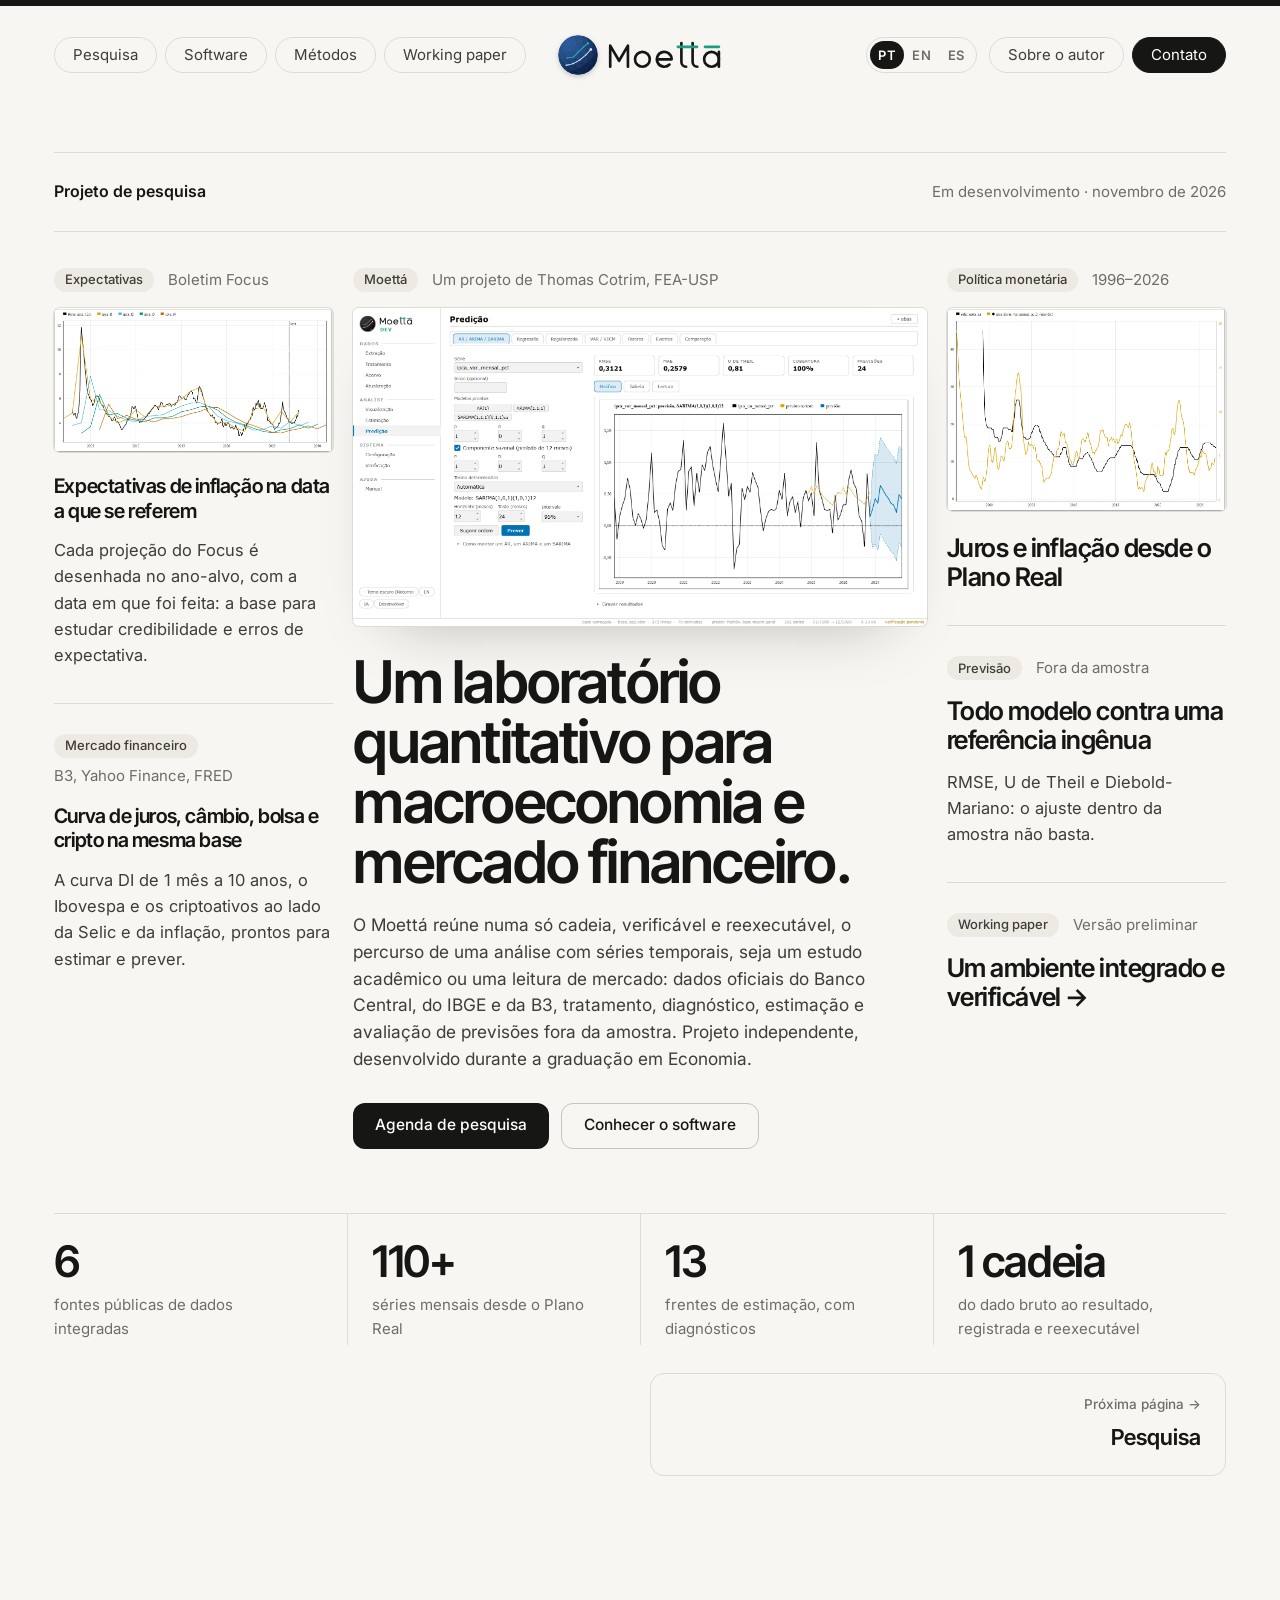
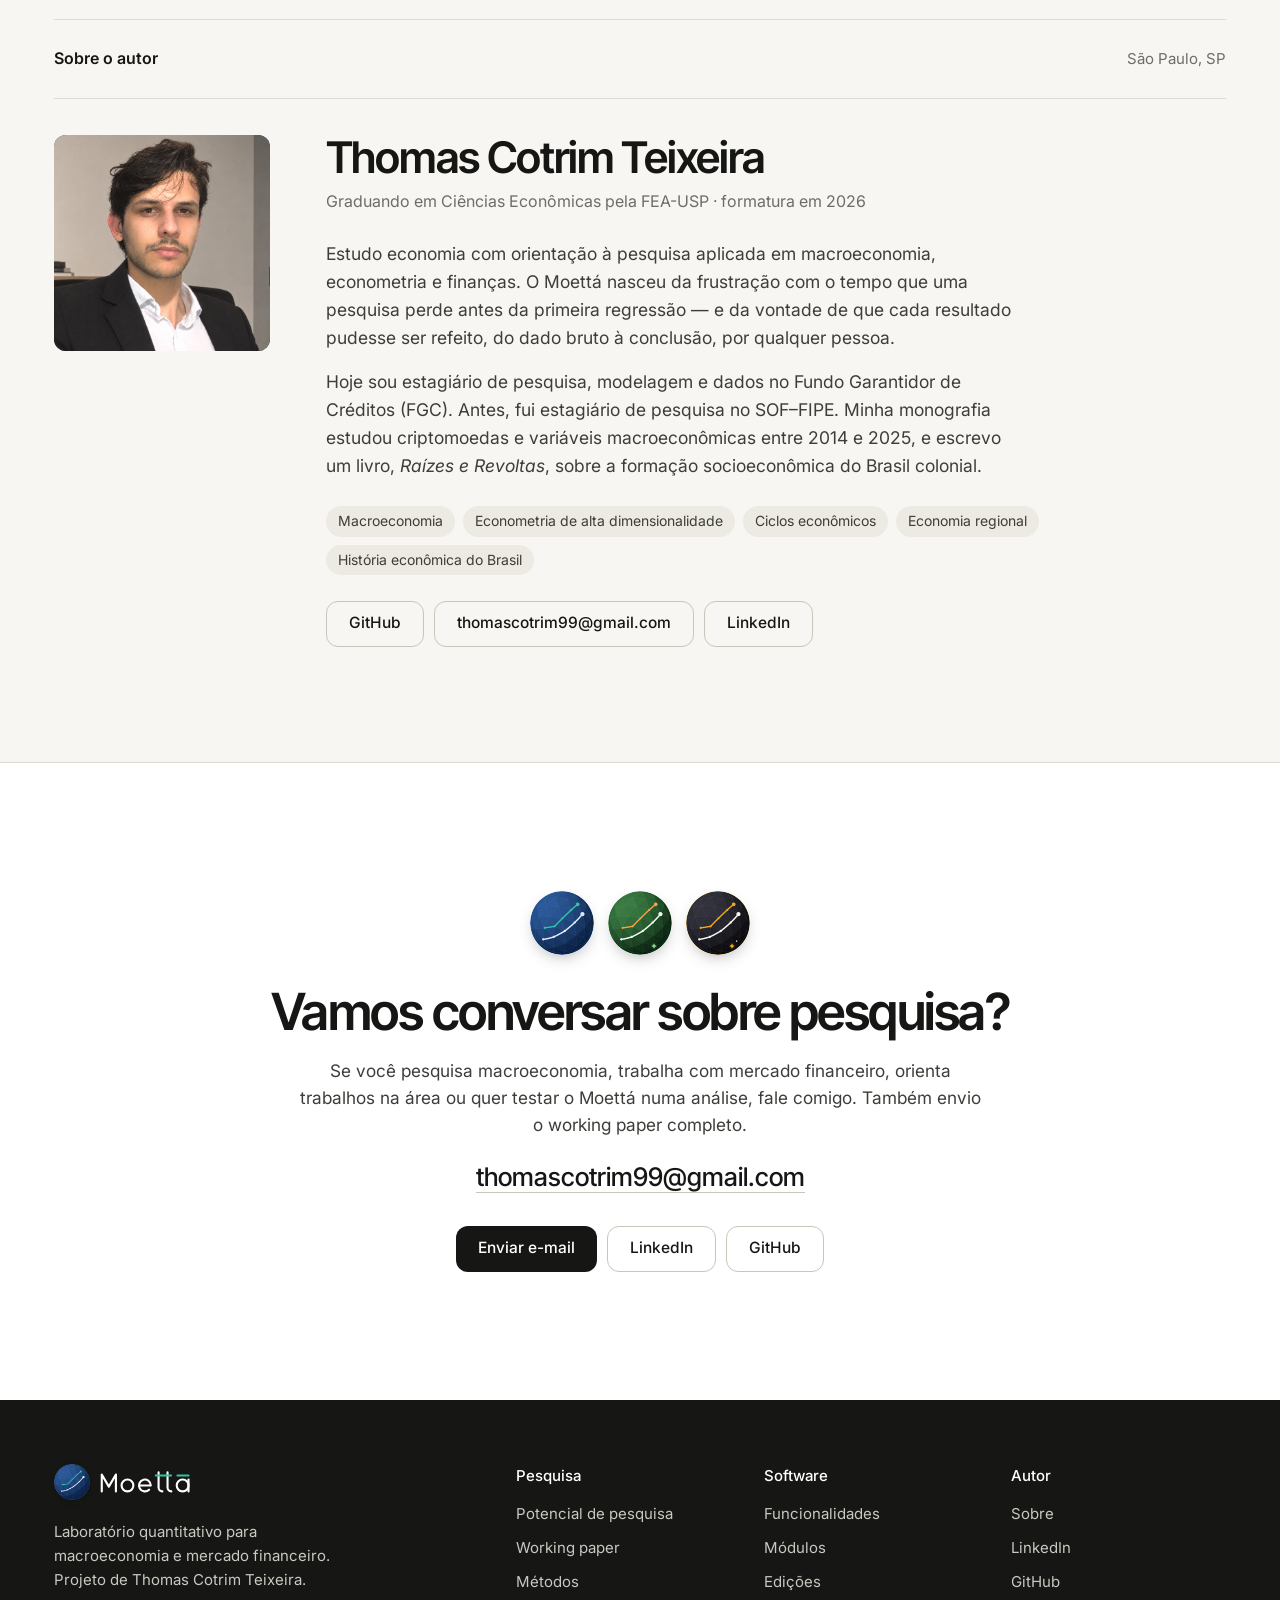
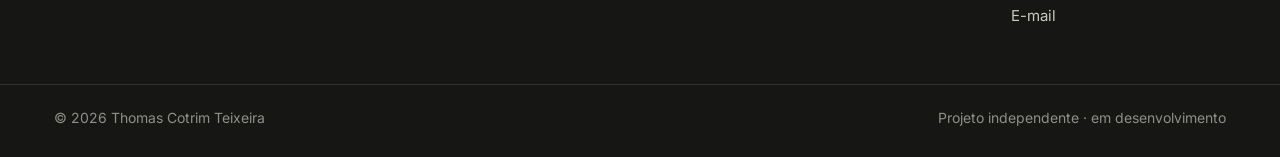
<file: index.html>
<!doctype html>
<html lang="pt-BR">
<head>
  <meta charset="utf-8">
  <meta name="viewport" content="width=device-width, initial-scale=1">
  <title>Moettá — Macroeconomia e mercado financeiro</title>
  <meta name="description" content="Moettá é um projeto de Thomas Cotrim: um laboratório quantitativo, integrado e verificável, para pesquisa macroeconômica e análise de mercado financeiro, do dado oficial ao resultado replicável.">
  <meta name="theme-color" content="#F7F6F2">
  <meta property="og:title" content="Moettá — Macroeconomia e mercado financeiro">
  <meta property="og:description" content="Um laboratório quantitativo para pesquisa macroeconômica e análise de mercado financeiro. Projeto de Thomas Cotrim.">
  <meta property="og:image" content="assets/img/previsao.webp">
  <link rel="alternate" hreflang="pt-BR" href="https://thomasct123.github.io/Moetta/">
  <link rel="alternate" hreflang="en" href="https://thomasct123.github.io/Moetta/en/">
  <link rel="alternate" hreflang="es" href="https://thomasct123.github.io/Moetta/es/">
  <link rel="icon" href="assets/marca/favicon.ico" sizes="any">
  <link rel="icon" href="assets/marca/moetta-128.png" type="image/png">
  <link rel="apple-touch-icon" href="assets/marca/moetta-512.png">
  <link rel="preconnect" href="https://fonts.googleapis.com">
  <link rel="preconnect" href="https://fonts.gstatic.com" crossorigin>
  <link href="https://fonts.googleapis.com/css2?family=Inter+Tight:wght@500;600;700&family=Inter:wght@400;500&family=JetBrains+Mono:wght@700&family=Newsreader:ital,opsz,wght@0,6..72,400;1,6..72,400&display=swap" rel="stylesheet">
  <link rel="stylesheet" href="styles.css?v=8">
  <script>document.documentElement.classList.add("js")</script>
</head>
<body>

<!-- ================= NAV ================= -->
<header class="nav" id="topo">
  <div class="wrap nav__inner">
    <nav class="nav__left" aria-label="Páginas">
      <a class="pill" href="#pesquisa">Pesquisa</a>
      <a class="pill" href="#software">Software</a>
      <a class="pill" href="#metodos">Métodos</a>
      <a class="pill" href="#working-paper">Working paper</a>
    </nav>
    <a href="#inicio" class="lockup lockup--nav" aria-label="Moettá, início">
      <img class="lockup__logo" src="assets/marca/moetta-128.png" alt="" width="40" height="40">
      <img class="lockup__nome" src="assets/marca/moetta-nome.svg" alt="Moettá" width="115" height="30">
    </a>
    <div class="nav__right">
      <div class="lang" role="group" aria-label="Idioma">
        <a href="./" hreflang="pt-BR" aria-current="true">PT</a><a href="en/" hreflang="en">EN</a><a href="es/" hreflang="es">ES</a>
      </div>
      <a class="pill" href="#autor">Sobre o autor</a>
      <a class="pill pill--dark" href="#contato">Contato</a>
      <button class="icon-btn nav__toggle" aria-label="Abrir menu" aria-expanded="false">
        <svg width="18" height="18" viewBox="0 0 18 18" aria-hidden="true"><path d="M2 5h14M2 9h14M2 13h9" stroke="currentColor" stroke-width="1.5" stroke-linecap="round"/></svg>
      </button>
    </div>
  </div>
  <div class="drawer" hidden>
    <div class="wrap drawer__inner">
      <a href="#inicio">Início</a><a href="#pesquisa">Pesquisa</a><a href="#software">Software</a><a href="#metodos">Métodos</a>
      <a href="#working-paper">Working paper</a><a href="#autor">Sobre o autor</a><a href="#contato">Contato</a>
    </div>
  </div>
</header>

<main>

<!-- =========================================================
     PÁGINA 1 · INÍCIO
     ========================================================= -->
<div class="page is-active" id="inicio" data-title="Início">

<section class="lead wrap">
  <div class="rowhead">
    <h2 class="rowhead__title">Projeto de pesquisa</h2>
    <p class="rowhead__meta">Em desenvolvimento · novembro de 2026</p>
  </div>

  <div class="lead__grid">
    <!-- coluna esquerda -->
    <div class="lead__col">
      <article class="story">
        <p class="meta"><span class="tag">Expectativas</span><span>Boletim Focus</span></p>
        <button class="story__img" data-lightbox data-src="assets/img/expectativas.webp" aria-label="Ampliar tela das expectativas de inflação">
          <img src="assets/img/c-expectativas.webp" alt="Expectativas Focus para o IPCA desenhadas no ano a que se referem, até 2030" width="1093" height="565">
        </button>
        <h3>Expectativas de inflação na data a que se referem</h3>
        <p>Cada projeção do Focus é desenhada no ano-alvo, com a data em que foi feita: a base para estudar credibilidade e erros de expectativa.</p>
      </article>
      <article class="story story--rule">
        <p class="meta"><span class="tag">Mercado financeiro</span><span>B3, Yahoo Finance, FRED</span></p>
        <h3>Curva de juros, câmbio, bolsa e cripto na mesma base</h3>
        <p>A curva DI de 1 mês a 10 anos, o Ibovespa e os criptoativos ao lado da Selic e da inflação, prontos para estimar e prever.</p>
      </article>
    </div>

    <!-- coluna central -->
    <div class="lead__col lead__col--main">
      <p class="meta"><span class="tag">Moettá</span><span>Um projeto de Thomas Cotrim, FEA-USP</span></p>
      <button class="feature-shot" data-lightbox data-src="assets/img/previsao.webp" aria-label="Ampliar tela de predição">
        <img src="assets/img/previsao.webp" alt="Tela de Predição do Moettá: previsão do IPCA mensal com intervalo de 95% e avaliação fora da amostra" width="1900" height="1055" fetchpriority="high">
      </button>
      <h1>Um laboratório quantitativo para macroeconomia e mercado financeiro.</h1>
      <p class="lede">O Moettá reúne numa só cadeia, verificável e reexecutável, o percurso de uma análise com séries temporais, seja um estudo acadêmico ou uma leitura de mercado: dados oficiais do Banco Central, do IBGE e da B3, tratamento, diagnóstico, estimação e avaliação de previsões fora da amostra. Projeto independente, desenvolvido durante a graduação em Economia.</p>
      <div class="actions">
        <a href="#pesquisa" class="btn btn--dark">Agenda de pesquisa</a>
        <a href="#software" class="btn btn--line">Conhecer o software</a>
      </div>
    </div>

    <!-- coluna direita -->
    <div class="lead__col">
      <article class="story">
        <p class="meta"><span class="tag">Política monetária</span><span>1996–2026</span></p>
        <button class="story__img" data-lightbox data-src="assets/img/series.webp" aria-label="Ampliar tela de Selic e inflação">
          <img src="assets/img/c-series.webp" alt="Selic meta e inflação de preços livres em 12 meses, de 1996 a 2026" width="1093" height="795">
        </button>
        <h3 class="h3--lg">Juros e inflação desde o Plano Real</h3>
      </article>
      <article class="story story--rule">
        <p class="meta"><span class="tag">Previsão</span><span>Fora da amostra</span></p>
        <h3 class="h3--lg">Todo modelo contra uma referência ingênua</h3>
        <p>RMSE, U de Theil e Diebold-Mariano: o ajuste dentro da amostra não basta.</p>
      </article>
      <article class="story story--rule">
        <p class="meta"><span class="tag">Working paper</span><span>Versão preliminar</span></p>
        <h3 class="h3--lg"><a href="#working-paper">Um ambiente integrado e verificável →</a></h3>
      </article>
    </div>
  </div>

  <dl class="figures">
    <div><dt>6</dt><dd>fontes públicas de dados integradas</dd></div>
    <div><dt>110+</dt><dd>séries mensais desde o Plano Real</dd></div>
    <div><dt>13</dt><dd>frentes de estimação, com diagnósticos</dd></div>
    <div><dt>1 cadeia</dt><dd>do dado bruto ao resultado, registrada e reexecutável</dd></div>
  </dl>
</section>

</div>

<!-- =========================================================
     PÁGINA 2 · PESQUISA
     ========================================================= -->
<div class="page" id="pesquisa" data-title="Pesquisa">

<section class="section wrap">
  <div class="rowhead">
    <h2 class="rowhead__title">Potencial de pesquisa</h2>
    <p class="rowhead__meta">Perguntas que o Moettá já permite investigar</p>
  </div>
  <p class="research__intro">A contribuição é de método: reduzir o custo de chegar à primeira regressão <em>sem esconder as escolhas</em> que alteram o resultado.</p>
  <div class="research">
    <article>
      <span class="num">01</span>
      <h3>Transmissão da política monetária</h3>
      <p>Como a Selic chega à inflação, ao crédito e à atividade. VAR, VECM e projeções locais sobre juros, curva DI e expectativas.</p>
      <p class="research__tools">VAR · VECM · projeções locais · Granger</p>
    </article>
    <article>
      <span class="num">02</span>
      <h3>Mercado financeiro</h3>
      <p>Curva DI, câmbio, Ibovespa, commodities e criptoativos: como respondem à política monetária e às surpresas de inflação, e quando técnica e fundamentos convergem.</p>
      <p class="research__tools">curva DI · análise técnica · Probit/Logit · VAR</p>
    </article>
    <article>
      <span class="num">03</span>
      <h3>Ciclos econômicos</h3>
      <p>Regimes de Markov para datar expansões e contrações do crédito e da atividade, e o triângulo de Hayek para comparar a produção por categoria em duas datas.</p>
      <p class="research__tools">regimes de Markov · fases do ciclo · triângulo de Hayek</p>
    </article>
    <article>
      <span class="num">04</span>
      <h3>Expectativas e credibilidade</h3>
      <p>Projeções do Focus por horizonte, comparadas à inflação realizada no ano-alvo: viés, ancoragem e reação a choques.</p>
      <p class="research__tools">Focus por horizonte · ARDL · eventos</p>
    </article>
    <article>
      <span class="num">05</span>
      <h3>Previsão macro e de mercado</h3>
      <p>Comparação sistemática de modelos univariados, multivariados, regularizados e de fatores contra o passeio aleatório, para inflação, juros ou preços de ativos.</p>
      <p class="research__tools">SARIMA · LASSO · PCA · Diebold-Mariano</p>
    </article>
    <article>
      <span class="num">06</span>
      <h3>Replicabilidade</h3>
      <p>Bases que carregam nos metadados cada transformação e fórmula, refeitas a partir da origem a cada atualização dos dados. Chang e Li (2015) replicaram menos da metade dos artigos testados sem ajuda dos autores.</p>
      <p class="research__tools">metadados · bateria de testes · verificação</p>
    </article>
  </div>
</section>

</div>

<!-- =========================================================
     PÁGINA 3 · SOFTWARE
     ========================================================= -->
<div class="page" id="software" data-title="Software">

<section class="section wrap">
  <div class="rowhead">
    <h2 class="rowhead__title">O software</h2>
    <p class="rowhead__meta">Windows · PT / EN · sem servidor</p>
  </div>
  <div class="statement">
    <p class="statement__big">Um laboratório econométrico completo que percorre o ciclo inteiro de um estudo quantitativo — <em>busca os dados, trata, deriva, estima, prevê e avalia</em> — no seu computador.</p>
    <div class="principles">
      <article>
        <span class="num">01</span>
        <h3>O motor calcula, a interface desenha</h3>
        <p>Cálculo e interface vivem separados. Todo número vem de rotinas auditáveis sobre statsmodels, scipy e scikit-learn.</p>
      </article>
      <article>
        <span class="num">02</span>
        <h3>Reprodutível por construção</h3>
        <p>Transformações e fórmulas viajam nos metadados da base. Ao atualizar, cada coluna derivada é recalculada a partir da origem.</p>
      </article>
      <article>
        <span class="num">03</span>
        <h3>Verificado a cada mudança</h3>
        <p>Uma bateria de testes confere o motor e registra a impressão digital do código; o app avisa quando algo mudou.</p>
      </article>
    </div>
  </div>

  <ol class="flow" aria-label="Fluxo de trabalho">
    <li><span>Dados</span>Extração</li>
    <li>Tratamento</li>
    <li>Acervo</li>
    <li>Atualização</li>
    <li><span>Análise</span>Visualização</li>
    <li>Estimação</li>
    <li>Predição</li>
  </ol>
</section>

<section class="section section--tint" id="funcionalidades">
  <div class="wrap">
    <div class="rowhead">
      <h2 class="rowhead__title">Funcionalidades</h2>
      <p class="rowhead__meta">Capturas da versão atual, com dados reais de 1996 a 2026</p>
    </div>

    <div class="tabs" role="tablist" aria-label="Telas do software">
      <button role="tab" aria-selected="true" data-img="regressao" data-cap="Regressão com erros HC3 ou HAC (Newey-West), VIF, Ljung-Box, Jarque-Bera, Breusch-Pagan e Durbin-Watson, num só painel.">Regressão</button>
      <button role="tab" aria-selected="false" data-img="leitura" data-cap="A mesma regressão, lida em prosa: o que cada coeficiente diz, com que confiança, e o que a amostra não permite afirmar.">Leitura em prosa</button>
      <button role="tab" aria-selected="false" data-img="previsao" data-cap="Previsão SARIMA com intervalo, trecho de teste e métricas fora da amostra: RMSE, MAE, U de Theil e cobertura.">Predição</button>
      <button role="tab" aria-selected="false" data-img="modelo-proprio" data-cap="Escreva o modelo com fórmulas — lag(), diff(), log(), interações — e avalie-o um passo à frente contra o passeio aleatório.">Modelo próprio</button>
      <button role="tab" aria-selected="false" data-img="regimes" data-cap="Mudança de regime de Markov: a série com o regime dominante e as probabilidades suavizadas de cada estado.">Regimes de Markov</button>
      <button role="tab" aria-selected="false" data-img="series" data-cap="Séries no tempo com eixo secundário, painéis separados, zoom por retângulo e cursor com valores.">Séries</button>
      <button role="tab" aria-selected="false" data-img="analise-tecnica" data-cap="Velas mensais, médias, Bollinger, MACD, RSI, ATR e ADX, com leitura técnica da última observação.">Análise técnica</button>
      <button role="tab" aria-selected="false" data-img="componentes" data-cap="Componentes principais com variância explicada, cargas, componentes no tempo e gravação dos fatores no acervo.">Componentes principais</button>
      <button role="tab" aria-selected="false" data-img="extracao" data-cap="Catálogo agrupado por tema, com pesquisa por nome, código, fonte ou tema, e prazos da curva DI à escolha.">Extração</button>
    </div>

    <figure class="stage">
      <button class="frame" data-lightbox aria-label="Ampliar imagem">
        <img class="js-stage-img" src="assets/img/regressao.webp" alt="Tela do Moettá: Regressão" width="1900" height="1055" loading="lazy">
      </button>
      <figcaption>
        <span class="js-stage-title">Regressão</span>
        <span class="js-stage-cap">Regressão com erros HC3 ou HAC (Newey-West), VIF, Ljung-Box, Jarque-Bera, Breusch-Pagan e Durbin-Watson, num só painel.</span>
      </figcaption>
    </figure>
  </div>
</section>

<section class="section wrap" id="detalhe">
  <div class="rowhead">
    <h2 class="rowhead__title">Em detalhe</h2>
    <p class="rowhead__meta">Gráficos desenhados pelo próprio app, sem bibliotecas externas</p>
  </div>
  <div class="cards">
    <article class="card">
      <button class="card__img" data-lightbox data-src="assets/img/correlacao.webp" aria-label="Ampliar"><img src="assets/img/c-correlacao.webp" alt="Matriz de correlação de seis séries" loading="lazy" width="1093" height="760"></button>
      <p class="meta"><span class="tag">Visualização</span><span>Correlação</span></p>
      <h3>Pearson e Spearman, com o alerta certo</h3>
      <p>A leitura lembra que correlação em nível não é relação econômica antes do diagnóstico de estacionariedade.</p>
    </article>
    <article class="card">
      <button class="card__img" data-lightbox data-src="assets/img/regimes.webp" aria-label="Ampliar"><img src="assets/img/c-regimes.webp" alt="Regimes de Markov no crescimento do saldo de crédito" loading="lazy" width="1070" height="725"></button>
      <p class="meta"><span class="tag">Estimação</span><span>Regimes</span></p>
      <h3>Ciclos de crédito, datados pelo modelo</h3>
      <p>Dois regimes no crescimento do saldo de crédito, com as probabilidades de cada mês.</p>
    </article>
    <article class="card">
      <button class="card__img" data-lightbox data-src="assets/img/analise-tecnica.webp" aria-label="Ampliar"><img src="assets/img/c-tecnica.webp" alt="Análise técnica do Ibovespa com MACD e RSI" loading="lazy" width="1083" height="690"></button>
      <p class="meta"><span class="tag">Visualização</span><span>Análise técnica</span></p>
      <h3>Ibovespa em velas mensais, com MACD e RSI</h3>
      <p>Indicadores gravados no acervo e recalculados a cada atualização.</p>
    </article>
    <article class="card">
      <button class="card__img" data-lightbox data-src="assets/img/triangulo.webp" aria-label="Ampliar"><img src="assets/img/c-triangulo.webp" alt="Triângulo de Hayek: produção por categoria de uso, 01/2012 contra 12/2019" loading="lazy" width="1091" height="745"></button>
      <p class="meta"><span class="tag">Ciclos</span><span>Triângulo de Hayek</span></p>
      <h3>O triângulo de Hayek, comparado em duas datas</h3>
      <p>Dos bens de capital aos não duráveis, a partir dos índices de produção por categoria de uso do IBGE.</p>
    </article>
    <article class="card">
      <button class="card__img" data-lightbox data-src="assets/img/leitura.webp" aria-label="Ampliar"><img src="assets/img/c-leitura.webp" alt="Leitura em prosa de uma regressão" loading="lazy" width="1062" height="683"></button>
      <p class="meta"><span class="tag">Estimação</span><span>Leitura</span></p>
      <h3>Um parecer técnico ao lado de cada tabela</h3>
      <p>Coeficientes, significância e limites da amostra, explicados em português ou inglês.</p>
    </article>
    <article class="card">
      <button class="card__img" data-lightbox data-src="assets/img/modelo-proprio.webp" aria-label="Ampliar"><img src="assets/img/c-proprio.webp" alt="Previsão um passo à frente contra o passeio aleatório" loading="lazy" width="1007" height="363"></button>
      <p class="meta"><span class="tag">Estimação</span><span>Modelo próprio</span></p>
      <h3>Seu modelo contra o passeio aleatório</h3>
      <p>Previsão genuína fora da amostra, com lag() garantindo que nada do futuro entra no ajuste.</p>
    </article>
  </div>
</section>

<section class="section section--tint" id="edicoes">
  <div class="wrap">
    <div class="rowhead">
      <h2 class="rowhead__title">Edições</h2>
      <p class="rowhead__meta">Um só motor econométrico, três variantes</p>
    </div>
    <div class="editions-grid">
      <article>
        <h3 class="lockup lockup--plan">
          <img class="lockup__logo" src="assets/marca/moetta-128.png" alt="" width="52" height="52">
          <span class="lockup__txt"><img class="lockup__nome" src="assets/marca/moetta-nome.svg" alt="Moettá" width="115" height="30"></span>
        </h3>
        <p>O laboratório completo: fontes, tratamento, estimação, predição e leitura dos resultados.</p>
      </article>
      <article>
        <h3 class="lockup lockup--plan">
          <img class="lockup__logo" src="assets/marca/moetta-ia-128.png" alt="" width="52" height="52">
          <span class="lockup__txt"><img class="lockup__nome" src="assets/marca/moetta-nome.svg" alt="Moettá" width="100" height="26"><b class="lockup__suf">IA</b></span>
        </h3>
        <p>Acrescenta um assistente que opera o app por conversa, chamando as ferramentas do próprio motor.</p>
      </article>
      <article>
        <h3 class="lockup lockup--plan">
          <img class="lockup__logo" src="assets/marca/moetta-dev-128.png" alt="" width="52" height="52">
          <span class="lockup__txt"><img class="lockup__nome" src="assets/marca/moetta-nome.svg" alt="Moettá" width="100" height="26"><b class="lockup__suf">Dev</b></span>
        </h3>
        <p>Acrescenta o modo Desenvolver, em que o assistente propõe novas telas e métodos como alterações verificadas.</p>
      </article>
    </div>
  </div>
</section>

</div>

<!-- =========================================================
     PÁGINA 4 · MÉTODOS
     ========================================================= -->
<div class="page" id="metodos" data-title="Métodos">

<section class="section wrap">
  <div class="rowhead">
    <h2 class="rowhead__title">Métodos</h2>
    <p class="rowhead__meta">Com os diagnósticos que os acompanham por padrão</p>
  </div>
  <div class="spec">
    <div class="spec__row"><span>Estacionariedade</span><p>ADF, KPSS, ordem de integração, ACF e PACF</p></div>
    <div class="spec__row"><span>Regressão</span><p>MQO com erros HC3 e HAC, VIF, diagnóstico de resíduos</p></div>
    <div class="spec__row"><span>Cointegração</span><p>Engle-Granger, Johansen, VECM</p></div>
    <div class="spec__row"><span>Sistemas</span><p>VAR com seleção de defasagens, impulso-resposta, FEVD, Granger, estabilidade</p></div>
    <div class="spec__row"><span>Univariados</span><p>ARMA, ARIMA, SARIMA com sugestão automática de ordem</p></div>
    <div class="spec__row"><span>Dinâmicos</span><p>ARDL com curto e longo prazo, projeções locais, regimes de Markov</p></div>
    <div class="spec__row"><span>Fatores e seleção</span><p>PCA, LASSO, Ridge, rede elástica com validação temporal, seleção por estabilidade</p></div>
    <div class="spec__row"><span>Eventos</span><p>Probit e Logit para a probabilidade de eventos definidos pelo usuário</p></div>
    <div class="spec__row"><span>Avaliação</span><p>RMSE, MAE, U de Theil, cobertura de intervalos, Diebold-Mariano</p></div>
    <div class="spec__row"><span>Ciclos</span><p>Fases do ciclo, regimes de Markov, triângulo de Hayek</p></div>
    <div class="spec__row"><span>Mercado e técnica</span><p>Curva DI por prazo, juros reais, médias móveis, MACD, RSI, Bollinger, ATR, ADX</p></div>
  </div>
</section>

<section class="section section--tint" id="modulos">
  <div class="wrap">
    <div class="rowhead">
      <h2 class="rowhead__title">Módulos</h2>
      <p class="rowhead__meta">Dez telas, na ordem de um estudo</p>
    </div>
    <div class="modules">
      <div class="modules__col">
        <p class="modules__label">Dados</p>
        <div class="mod"><h3>Extração</h3><p>SGS e Focus (BCB), SIDRA (IBGE), curva DI da B3 de 1 mês a 10 anos, FRED e Yahoo Finance: atividade, crédito, juros, câmbio, commodities, bolsas e criptoativos.</p></div>
        <div class="mod"><h3>Tratamento</h3><p>Redução ao mês, Focus por horizonte, ajuste sazonal X-13ARIMA-SEATS com STL de reserva, interpolação, defasagens e recorte, guardados em presets.</p></div>
        <div class="mod"><h3>Acervo</h3><p>Cobertura, transformações, operações por fórmula, juros reais, renomeação, exportação e versões no SQL Server.</p></div>
        <div class="mod"><h3>Atualização</h3><p>Reconhece a origem de cada coluna, derivada ou não, e a recalcula com os dados mais recentes.</p></div>
      </div>
      <div class="modules__col">
        <p class="modules__label">Análise</p>
        <div class="mod"><h3>Visualização</h3><p>Séries, correlação, análise técnica, fases do ciclo e triângulo de Hayek. Expectativas desenhadas na data-alvo.</p></div>
        <div class="mod"><h3>Estimação</h3><p>Diagnóstico, regressão, cointegração, VAR, VECM, ARIMA/SARIMA, componentes principais, seleção de variáveis, projeções locais, Granger, ARDL, regimes de Markov e modelo próprio.</p></div>
        <div class="mod"><h3>Predição</h3><p>AR/ARIMA/SARIMA, regressão, regularizada, VAR/VECM, fatores e eventos por Probit/Logit, com comparação fora da amostra.</p></div>
      </div>
      <div class="modules__col">
        <p class="modules__label">Sistema e ajuda</p>
        <div class="mod"><h3>Configuração</h3><p>Presets, X-13, configurações salvas, repositório, banco de dados, assistente e aparência: dez temas, fontes e idioma.</p></div>
        <div class="mod"><h3>Verificação</h3><p>Bateria de testes do motor com impressão digital do código e registro da última verificação aprovada.</p></div>
        <div class="mod"><h3>Manual</h3><p>Dez seções com pesquisa: fontes, fluxo, guia dos modelos, interpretações comentadas, glossário e armadilhas comuns.</p></div>
      </div>
    </div>
  </div>
</section>

<section class="section wrap" id="ia">
  <div class="rowhead">
    <h2 class="rowhead__title">Assistente</h2>
    <p class="rowhead__meta">Moettá IA e Moettá Dev</p>
  </div>
  <div class="ia">
    <div>
      <h3 class="display">O modelo de linguagem propõe. O motor calcula.</h3>
      <p class="lede">Um painel de conversa acompanha qualquer tela. Peça uma extração, um teste de raiz unitária ou uma previsão: o assistente chama as ferramentas do próprio app, e cada chamada aparece no chat com parâmetros e resultado.</p>
      <ul class="checks">
        <li>Nenhum número é produzido pelo modelo de linguagem — todos vêm do motor.</li>
        <li>Ações que gravam, apagam ou substituem dados pedem confirmação.</li>
        <li>Só nomes de séries, metadados e resumos são enviados; a base não sai do computador.</li>
        <li>Registro de cada conversa, com a versão do motor e os dados de entrada.</li>
      </ul>
    </div>
    <div class="ia__side">
      <div class="chat">
        <p class="chat__me">Teste se o IPCA mensal é estacionário e, se for, estime um ARIMA.</p>
        <div class="chat__tool"><code>testar_raiz_unitaria</code><b>ok</b><small>ipca_var_mensal_pct · ADF e KPSS</small></div>
        <div class="chat__tool"><code>estimar_arima</code><b>ok</b><small>ordem sugerida por AIC · resíduos diagnosticados</small></div>
        <p class="chat__ai">Os dois testes apontam a série como estacionária em nível. O ARIMA escolhido deixa resíduos sem autocorrelação significativa (Ljung-Box)…</p>
      </div>
      <div class="dev">
        <p class="meta"><span class="tag tag--gold">Moettá Dev</span><span>Modo Desenvolver</span></p>
        <p>O assistente propõe alterações no código do próprio app como um diff. Nada é gravado sem o seu clique; a bateria de testes roda a cada mudança e tudo se reverte em um clique.</p>
      </div>
    </div>
  </div>
</section>

</div>

<!-- =========================================================
     PÁGINA 5 · WORKING PAPER
     ========================================================= -->
<div class="page" id="working-paper" data-title="Working paper">

<section class="section wrap">
  <div class="rowhead">
    <h2 class="rowhead__title">Working paper</h2>
    <p class="rowhead__meta">Versão preliminar · novembro de 2026</p>
  </div>
  <div class="paper">
    <div class="paper__head">
      <p class="meta"><span class="tag">JEL</span><span>C32 · C53 · C87 · C88 · E32 · E43</span></p>
      <h3 class="display">Moettá: um ambiente integrado e verificável para análise macroeconômica aplicada</h3>
      <p class="paper__author">Thomas Cotrim</p>
    </div>
    <div class="paper__body">
      <p>O trabalho apresenta o Moettá, um aplicativo de mesa, local e de código auditável, que reúne numa única cadeia a extração de séries macroeconômicas e financeiras de fontes públicas, o tratamento, o diagnóstico de estacionariedade, a estimação e a avaliação de previsões fora da amostra.</p>
      <p>O desenho parte de três problemas documentados na literatura: a baixa replicabilidade da pesquisa aplicada, o custo de preparação de dados e a distância entre o ajuste dentro da amostra e o desempenho preditivo. Duas extensões são descritas: um módulo de análise do ciclo e um assistente de linguagem natural cuja arquitetura impede que qualquer número exibido provenha do modelo de linguagem.</p>
      <p class="paper__note">A seção de resultados empíricos está em preparação. O texto completo pode ser pedido pelo <a href="#contato">contato</a>.</p>
    </div>
  </div>
  <figure class="paper__fig">
    <button class="paper__sheet" data-lightbox aria-label="Ampliar a primeira página do working paper">
      <img src="assets/img/paper.webp" alt="Primeira página do working paper: título, autor, resumo, palavras-chave e classificação JEL" width="2250" height="1830" loading="lazy">
    </button>
    <figcaption>Primeira página da versão preliminar, em redação.</figcaption>
  </figure>
</section>

</div>

<!-- =========================================================
     FINAL COMUM A TODAS AS PÁGINAS: autor e contato
     ========================================================= -->
<section class="section wrap" id="autor">
  <div class="rowhead">
    <h2 class="rowhead__title">Sobre o autor</h2>
    <p class="rowhead__meta">São Paulo, SP</p>
  </div>
  <div class="author">
    <!-- foto: salve como assets/img/autor.jpg (quadrada). Sem o arquivo, aparecem as iniciais. -->
    <div class="author__photo">
      <img src="assets/img/autor.jpg" alt="Thomas Cotrim Teixeira" width="420" height="420" onerror="this.remove()">
      <span aria-hidden="true">TC</span>
    </div>
    <div class="author__text">
      <h3 class="display">Thomas Cotrim Teixeira</h3>
      <p class="author__role">Graduando em Ciências Econômicas pela FEA-USP · formatura em 2026</p>
      <p>Estudo economia com orientação à pesquisa aplicada em macroeconomia, econometria e finanças. O Moettá nasceu da frustração com o tempo que uma pesquisa perde antes da primeira regressão — e da vontade de que cada resultado pudesse ser refeito, do dado bruto à conclusão, por qualquer pessoa.</p>
      <p>Hoje sou estagiário de pesquisa, modelagem e dados no Fundo Garantidor de Créditos (FGC). Antes, fui estagiário de pesquisa no SOF–FIPE. Minha monografia estudou criptomoedas e variáveis macroeconômicas entre 2014 e 2025, e escrevo um livro, <em>Raízes e Revoltas</em>, sobre a formação socioeconômica do Brasil colonial.</p>
      <ul class="author__tags">
        <li>Macroeconomia</li><li>Econometria de alta dimensionalidade</li><li>Ciclos econômicos</li><li>Economia regional</li><li>História econômica do Brasil</li>
      </ul>
      <div class="author__links">
        <a class="btn btn--line" href="https://github.com/thomasct123" target="_blank" rel="noopener">GitHub</a>
        <a class="btn btn--line" href="mailto:thomascotrim99@gmail.com">thomascotrim99@gmail.com</a>
        <a class="btn btn--line" href="https://www.linkedin.com/in/thomas-cotrim-06a550ab/" target="_blank" rel="noopener">LinkedIn</a>
      </div>
    </div>
  </div>
</section>

<section class="cta" id="contato">
  <div class="wrap cta__inner">
    <div class="editions" aria-label="As três edições do Moettá">
      <img src="assets/marca/moetta-128.png" alt="Moettá" width="64" height="64">
      <img src="assets/marca/moetta-ia-128.png" alt="Moettá IA" width="64" height="64">
      <img src="assets/marca/moetta-dev-128.png" alt="Moettá Dev" width="64" height="64">
    </div>
    <h2>Vamos conversar sobre pesquisa?</h2>
    <p class="lede">Se você pesquisa macroeconomia, trabalha com mercado financeiro, orienta trabalhos na área ou quer testar o Moettá numa análise, fale comigo. Também envio o working paper completo.</p>
    <p class="cta__email"><a href="mailto:thomascotrim99@gmail.com">thomascotrim99@gmail.com</a></p>
    <div class="cta__links">
      <a class="btn btn--dark" href="mailto:thomascotrim99@gmail.com">Enviar e-mail</a>
      <a class="btn btn--line" href="https://www.linkedin.com/in/thomas-cotrim-06a550ab/" target="_blank" rel="noopener">LinkedIn</a>
      <a class="btn btn--line" href="https://github.com/thomasct123" target="_blank" rel="noopener">GitHub</a>
    </div>
  </div>
</section>

</main>

<footer class="footer">
  <div class="wrap footer__grid">
    <div>
      <a href="#inicio" class="lockup lockup--foot" aria-label="Moettá, início"><img class="lockup__logo" src="assets/marca/moetta-128.png" alt="" width="36" height="36"><img class="lockup__nome" src="assets/marca/moetta-nome-claro.svg" alt="Moettá" width="92" height="24"></a>
      <p class="footer__note">Laboratório quantitativo para macroeconomia e mercado financeiro. Projeto de Thomas Cotrim Teixeira.</p>
    </div>
    <div><p class="footer__h">Pesquisa</p><a href="#pesquisa">Potencial de pesquisa</a><a href="#working-paper">Working paper</a><a href="#metodos">Métodos</a></div>
    <div><p class="footer__h">Software</p><a href="#funcionalidades">Funcionalidades</a><a href="#modulos">Módulos</a><a href="#edicoes">Edições</a></div>
    <div><p class="footer__h">Autor</p><a href="#autor">Sobre</a><a href="https://www.linkedin.com/in/thomas-cotrim-06a550ab/" target="_blank" rel="noopener">LinkedIn</a><a href="https://github.com/thomasct123" target="_blank" rel="noopener">GitHub</a><a href="mailto:thomascotrim99@gmail.com">E-mail</a></div>
  </div>
  <div class="wrap footer__base"><span>© 2026 Thomas Cotrim Teixeira</span><span>Projeto independente · em desenvolvimento</span></div>
</footer>

<div class="lightbox" hidden>
  <button class="lightbox__close" aria-label="Fechar">×</button>
  <img alt="">
</div>

<script src="main.js?v=4" defer></script>
</body>
</html>
</file>
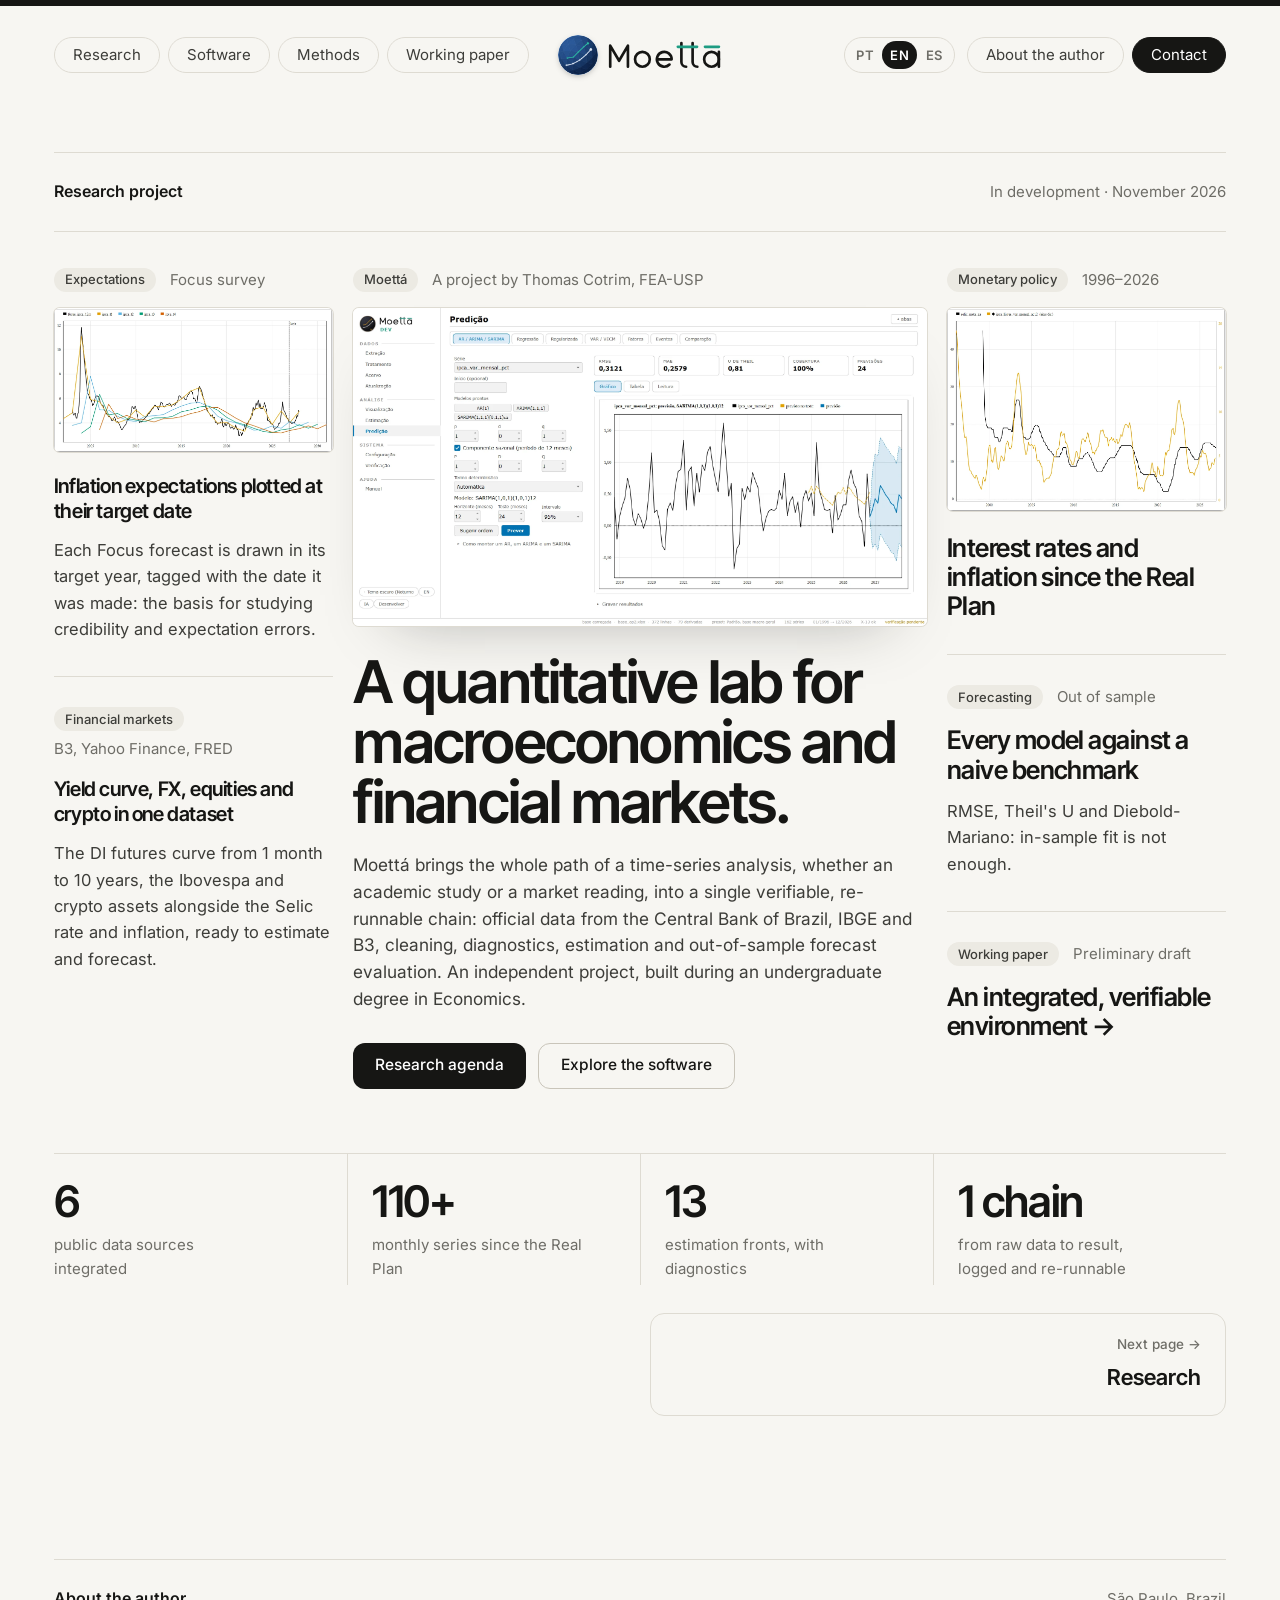
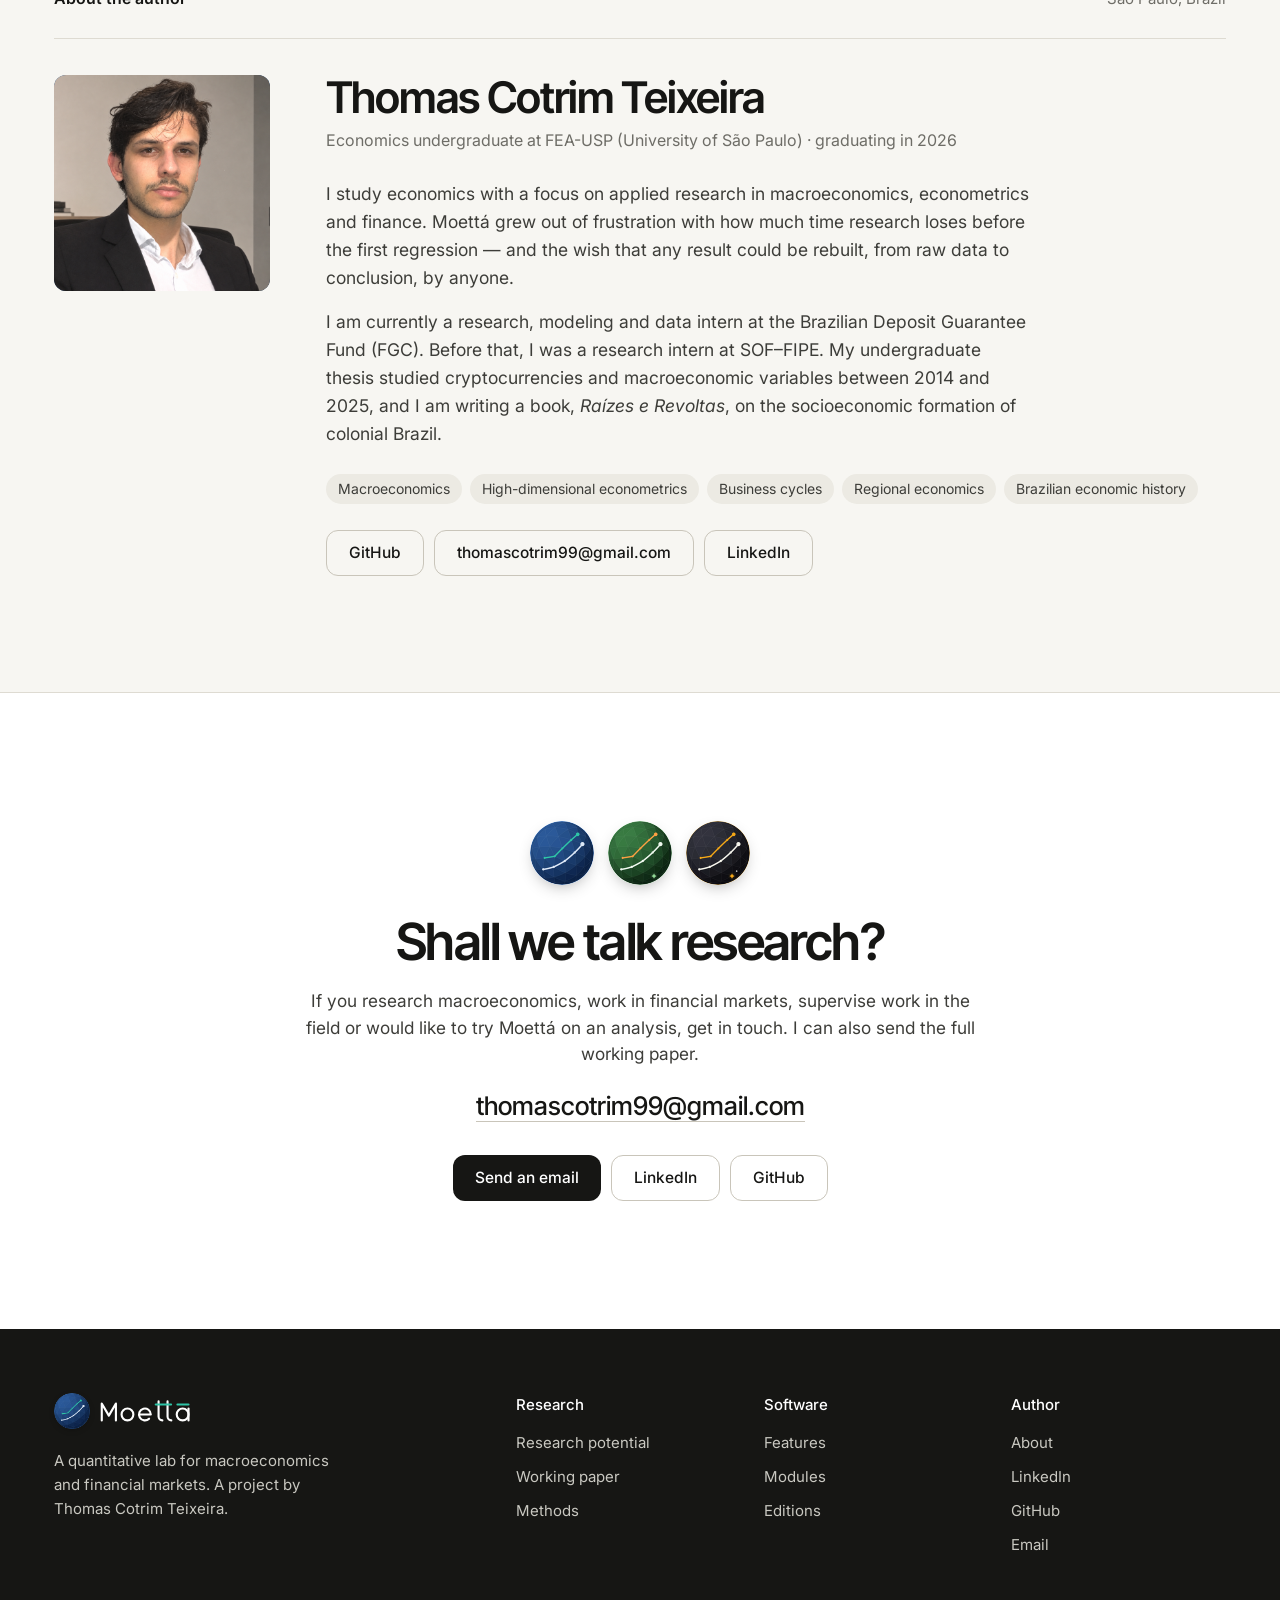
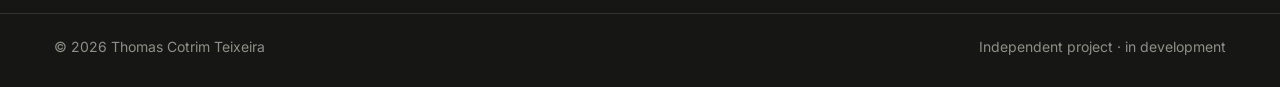
<file: en/index.html>
<!doctype html>
<html lang="en">
<head>
  <meta charset="utf-8">
  <meta name="viewport" content="width=device-width, initial-scale=1">
  <title>Moettá — Macroeconomics and financial markets</title>
  <meta name="description" content="Moettá is a project by Thomas Cotrim: an integrated, verifiable quantitative lab for macroeconomic research and financial market analysis, from official data to replicable results.">
  <meta name="theme-color" content="#F7F6F2">
  <meta property="og:title" content="Moettá — Macroeconomics and financial markets">
  <meta property="og:description" content="A quantitative lab for macroeconomic research and financial market analysis. A project by Thomas Cotrim.">
  <meta property="og:image" content="../assets/img/previsao.webp">
  <link rel="alternate" hreflang="pt-BR" href="https://thomasct123.github.io/Moetta/">
  <link rel="alternate" hreflang="en" href="https://thomasct123.github.io/Moetta/en/">
  <link rel="alternate" hreflang="es" href="https://thomasct123.github.io/Moetta/es/">
  <link rel="icon" href="../assets/marca/favicon.ico" sizes="any">
  <link rel="icon" href="../assets/marca/moetta-128.png" type="image/png">
  <link rel="apple-touch-icon" href="../assets/marca/moetta-512.png">
  <link rel="preconnect" href="https://fonts.googleapis.com">
  <link rel="preconnect" href="https://fonts.gstatic.com" crossorigin>
  <link href="https://fonts.googleapis.com/css2?family=Inter+Tight:wght@500;600;700&family=Inter:wght@400;500&family=JetBrains+Mono:wght@700&family=Newsreader:ital,opsz,wght@0,6..72,400;1,6..72,400&display=swap" rel="stylesheet">
  <link rel="stylesheet" href="../styles.css?v=8">
  <script>document.documentElement.classList.add("js")</script>
</head>
<body>

<!-- ================= NAV ================= -->
<header class="nav" id="topo">
  <div class="wrap nav__inner">
    <nav class="nav__left" aria-label="Pages">
      <a class="pill" href="#pesquisa">Research</a>
      <a class="pill" href="#software">Software</a>
      <a class="pill" href="#metodos">Methods</a>
      <a class="pill" href="#working-paper">Working paper</a>
    </nav>
    <a href="#inicio" class="lockup lockup--nav" aria-label="Moettá, home">
      <img class="lockup__logo" src="../assets/marca/moetta-128.png" alt="" width="40" height="40">
      <img class="lockup__nome" src="../assets/marca/moetta-nome.svg" alt="Moettá" width="115" height="30">
    </a>
    <div class="nav__right">
      <div class="lang" role="group" aria-label="Language">
        <a href="../" hreflang="pt-BR">PT</a><a href="./" hreflang="en" aria-current="true">EN</a><a href="../es/" hreflang="es">ES</a>
      </div>
      <a class="pill" href="#autor">About the author</a>
      <a class="pill pill--dark" href="#contato">Contact</a>
      <button class="icon-btn nav__toggle" aria-label="Open menu" aria-expanded="false">
        <svg width="18" height="18" viewBox="0 0 18 18" aria-hidden="true"><path d="M2 5h14M2 9h14M2 13h9" stroke="currentColor" stroke-width="1.5" stroke-linecap="round"/></svg>
      </button>
    </div>
  </div>
  <div class="drawer" hidden>
    <div class="wrap drawer__inner">
      <a href="#inicio">Home</a><a href="#pesquisa">Research</a><a href="#software">Software</a><a href="#metodos">Methods</a>
      <a href="#working-paper">Working paper</a><a href="#autor">About the author</a><a href="#contato">Contact</a>
    </div>
  </div>
</header>

<main>

<!-- PAGE 1 · HOME -->
<div class="page is-active" id="inicio" data-title="Home">

<section class="lead wrap">
  <div class="rowhead">
    <h2 class="rowhead__title">Research project</h2>
    <p class="rowhead__meta">In development · November 2026</p>
  </div>

  <div class="lead__grid">
    <div class="lead__col">
      <article class="story">
        <p class="meta"><span class="tag">Expectations</span><span>Focus survey</span></p>
        <button class="story__img" data-lightbox data-src="../assets/img/expectativas.webp" aria-label="Enlarge the inflation expectations screen">
          <img src="../assets/img/c-expectativas.webp" alt="Focus survey expectations for IPCA inflation, plotted in the year they refer to, through 2030" width="1093" height="565">
        </button>
        <h3>Inflation expectations plotted at their target date</h3>
        <p>Each Focus forecast is drawn in its target year, tagged with the date it was made: the basis for studying credibility and expectation errors.</p>
      </article>
      <article class="story story--rule">
        <p class="meta"><span class="tag">Financial markets</span><span>B3, Yahoo Finance, FRED</span></p>
        <h3>Yield curve, FX, equities and crypto in one dataset</h3>
        <p>The DI futures curve from 1 month to 10 years, the Ibovespa and crypto assets alongside the Selic rate and inflation, ready to estimate and forecast.</p>
      </article>
    </div>

    <div class="lead__col lead__col--main">
      <p class="meta"><span class="tag">Moettá</span><span>A project by Thomas Cotrim, FEA-USP</span></p>
      <button class="feature-shot" data-lightbox data-src="../assets/img/previsao.webp" aria-label="Enlarge the forecasting screen">
        <img src="../assets/img/previsao.webp" alt="Moettá forecasting screen: monthly IPCA forecast with a 95% interval and out-of-sample evaluation" width="1900" height="1055" fetchpriority="high">
      </button>
      <h1>A quantitative lab for macroeconomics and financial markets.</h1>
      <p class="lede">Moettá brings the whole path of a time-series analysis, whether an academic study or a market reading, into a single verifiable, re-runnable chain: official data from the Central Bank of Brazil, IBGE and B3, cleaning, diagnostics, estimation and out-of-sample forecast evaluation. An independent project, built during an undergraduate degree in Economics.</p>
      <div class="actions">
        <a href="#pesquisa" class="btn btn--dark">Research agenda</a>
        <a href="#software" class="btn btn--line">Explore the software</a>
      </div>
    </div>

    <div class="lead__col">
      <article class="story">
        <p class="meta"><span class="tag">Monetary policy</span><span>1996–2026</span></p>
        <button class="story__img" data-lightbox data-src="../assets/img/series.webp" aria-label="Enlarge the Selic and inflation screen">
          <img src="../assets/img/c-series.webp" alt="Selic target and 12-month market-price inflation, 1996 to 2026" width="1093" height="795">
        </button>
        <h3 class="h3--lg">Interest rates and inflation since the Real Plan</h3>
      </article>
      <article class="story story--rule">
        <p class="meta"><span class="tag">Forecasting</span><span>Out of sample</span></p>
        <h3 class="h3--lg">Every model against a naive benchmark</h3>
        <p>RMSE, Theil's U and Diebold-Mariano: in-sample fit is not enough.</p>
      </article>
      <article class="story story--rule">
        <p class="meta"><span class="tag">Working paper</span><span>Preliminary draft</span></p>
        <h3 class="h3--lg"><a href="#working-paper">An integrated, verifiable environment →</a></h3>
      </article>
    </div>
  </div>

  <dl class="figures">
    <div><dt>6</dt><dd>public data sources integrated</dd></div>
    <div><dt>110+</dt><dd>monthly series since the Real Plan</dd></div>
    <div><dt>13</dt><dd>estimation fronts, with diagnostics</dd></div>
    <div><dt>1 chain</dt><dd>from raw data to result, logged and re-runnable</dd></div>
  </dl>
</section>

</div>

<!-- PAGE 2 · RESEARCH -->
<div class="page" id="pesquisa" data-title="Research">

<section class="section wrap">
  <div class="rowhead">
    <h2 class="rowhead__title">Research potential</h2>
    <p class="rowhead__meta">Questions Moettá can already investigate</p>
  </div>
  <p class="research__intro">The contribution is methodological: lowering the cost of reaching the first regression <em>without hiding the choices</em> that change the result.</p>
  <div class="research">
    <article>
      <span class="num">01</span>
      <h3>Monetary policy transmission</h3>
      <p>How the Selic rate reaches inflation, credit and activity. VAR, VECM and local projections on interest rates, the DI curve and expectations.</p>
      <p class="research__tools">VAR · VECM · local projections · Granger</p>
    </article>
    <article>
      <span class="num">02</span>
      <h3>Financial markets</h3>
      <p>DI curve, FX, Ibovespa, commodities and crypto assets: how they respond to monetary policy and inflation surprises, and when technicals and fundamentals converge.</p>
      <p class="research__tools">DI curve · technical analysis · Probit/Logit · VAR</p>
    </article>
    <article>
      <span class="num">03</span>
      <h3>Business cycles</h3>
      <p>Markov regimes to date expansions and contractions in credit and activity, and the Hayek triangle to compare output by category at two dates.</p>
      <p class="research__tools">Markov regimes · cycle phases · Hayek triangle</p>
    </article>
    <article>
      <span class="num">04</span>
      <h3>Expectations and credibility</h3>
      <p>Focus forecasts by horizon, compared with realized inflation in the target year: bias, anchoring and reaction to shocks.</p>
      <p class="research__tools">Focus by horizon · ARDL · events</p>
    </article>
    <article>
      <span class="num">05</span>
      <h3>Macro and market forecasting</h3>
      <p>Systematic comparison of univariate, multivariate, regularized and factor models against the random walk, for inflation, interest rates or asset prices.</p>
      <p class="research__tools">SARIMA · LASSO · PCA · Diebold-Mariano</p>
    </article>
    <article>
      <span class="num">06</span>
      <h3>Replicability</h3>
      <p>Datasets that carry every transformation and formula in their metadata, rebuilt from source at each data update. Chang and Li (2015) replicated fewer than half of the papers they tested without the authors' help.</p>
      <p class="research__tools">metadata · test suite · verification</p>
    </article>
  </div>
</section>

</div>

<!-- PAGE 3 · SOFTWARE -->
<div class="page" id="software" data-title="Software">

<section class="section wrap">
  <div class="rowhead">
    <h2 class="rowhead__title">The software</h2>
    <p class="rowhead__meta">Windows · PT / EN · no server</p>
  </div>
  <div class="statement">
    <p class="statement__big">A complete econometrics lab that covers the full cycle of a quantitative study — <em>it fetches the data, cleans, derives, estimates, forecasts and evaluates</em> — on your own computer.</p>
    <div class="principles">
      <article>
        <span class="num">01</span>
        <h3>The engine computes, the interface draws</h3>
        <p>Computation and interface live apart. Every number comes from auditable routines built on statsmodels, scipy and scikit-learn.</p>
      </article>
      <article>
        <span class="num">02</span>
        <h3>Reproducible by design</h3>
        <p>Transformations and formulas travel in the dataset's metadata. On update, every derived column is recomputed from source.</p>
      </article>
      <article>
        <span class="num">03</span>
        <h3>Verified on every change</h3>
        <p>A test suite checks the engine and records a fingerprint of the code; the app warns you when something has changed.</p>
      </article>
    </div>
  </div>

  <ol class="flow" aria-label="Workflow">
    <li><span>Data</span>Extraction</li>
    <li>Cleaning</li>
    <li>Library</li>
    <li>Update</li>
    <li><span>Analysis</span>Visualization</li>
    <li>Estimation</li>
    <li>Forecasting</li>
  </ol>
</section>

<section class="section section--tint" id="funcionalidades">
  <div class="wrap">
    <div class="rowhead">
      <h2 class="rowhead__title">Features</h2>
      <p class="rowhead__meta">Screenshots of the current version (Portuguese interface), with real data from 1996 to 2026</p>
    </div>

    <div class="tabs" role="tablist" aria-label="Software screens">
      <button role="tab" aria-selected="true" data-img="regressao" data-cap="Regression with HC3 or HAC (Newey-West) errors, VIF, Ljung-Box, Jarque-Bera, Breusch-Pagan and Durbin-Watson, in a single panel.">Regression</button>
      <button role="tab" aria-selected="false" data-img="leitura" data-cap="The same regression, read in plain prose: what each coefficient says, with what confidence, and what the sample does not allow you to claim.">Plain-language reading</button>
      <button role="tab" aria-selected="false" data-img="previsao" data-cap="SARIMA forecast with interval, test window and out-of-sample metrics: RMSE, MAE, Theil's U and coverage.">Forecasting</button>
      <button role="tab" aria-selected="false" data-img="modelo-proprio" data-cap="Write your model with formulas — lag(), diff(), log(), interactions — and evaluate it one step ahead against the random walk.">Custom model</button>
      <button role="tab" aria-selected="false" data-img="regimes" data-cap="Markov regime switching: the series with its dominant regime and the smoothed probabilities of each state.">Markov regimes</button>
      <button role="tab" aria-selected="false" data-img="series" data-cap="Time series with a secondary axis, separate panels, box zoom and a value cursor.">Series</button>
      <button role="tab" aria-selected="false" data-img="analise-tecnica" data-cap="Monthly candles, moving averages, Bollinger, MACD, RSI, ATR and ADX, with a technical reading of the latest observation.">Technical analysis</button>
      <button role="tab" aria-selected="false" data-img="componentes" data-cap="Principal components with explained variance, loadings, components over time and saving the factors to the library.">Principal components</button>
      <button role="tab" aria-selected="false" data-img="extracao" data-cap="Catalog grouped by theme, searchable by name, code, source or theme, with DI curve tenors of your choice.">Extraction</button>
    </div>

    <figure class="stage">
      <button class="frame" data-lightbox aria-label="Enlarge image">
        <img class="js-stage-img" src="../assets/img/regressao.webp" alt="Moettá screen: Regression" width="1900" height="1055" loading="lazy">
      </button>
      <figcaption>
        <span class="js-stage-title">Regression</span>
        <span class="js-stage-cap">Regression with HC3 or HAC (Newey-West) errors, VIF, Ljung-Box, Jarque-Bera, Breusch-Pagan and Durbin-Watson, in a single panel.</span>
      </figcaption>
    </figure>
  </div>
</section>

<section class="section wrap" id="detalhe">
  <div class="rowhead">
    <h2 class="rowhead__title">In detail</h2>
    <p class="rowhead__meta">Charts drawn by the app itself, with no external libraries</p>
  </div>
  <div class="cards">
    <article class="card">
      <button class="card__img" data-lightbox data-src="../assets/img/correlacao.webp" aria-label="Enlarge"><img src="../assets/img/c-correlacao.webp" alt="Correlation matrix of six series" loading="lazy" width="1093" height="760"></button>
      <p class="meta"><span class="tag">Visualization</span><span>Correlation</span></p>
      <h3>Pearson and Spearman, with the right warning</h3>
      <p>The reading reminds you that correlation in levels is not an economic relationship before stationarity has been checked.</p>
    </article>
    <article class="card">
      <button class="card__img" data-lightbox data-src="../assets/img/regimes.webp" aria-label="Enlarge"><img src="../assets/img/c-regimes.webp" alt="Markov regimes in credit growth" loading="lazy" width="1070" height="725"></button>
      <p class="meta"><span class="tag">Estimation</span><span>Regimes</span></p>
      <h3>Credit cycles, dated by the model</h3>
      <p>Two regimes in the growth of outstanding credit, with the probabilities for each month.</p>
    </article>
    <article class="card">
      <button class="card__img" data-lightbox data-src="../assets/img/analise-tecnica.webp" aria-label="Enlarge"><img src="../assets/img/c-tecnica.webp" alt="Technical analysis of the Ibovespa with MACD and RSI" loading="lazy" width="1083" height="690"></button>
      <p class="meta"><span class="tag">Visualization</span><span>Technical analysis</span></p>
      <h3>Ibovespa in monthly candles, with MACD and RSI</h3>
      <p>Indicators saved to the library and recomputed at every update.</p>
    </article>
    <article class="card">
      <button class="card__img" data-lightbox data-src="../assets/img/triangulo.webp" aria-label="Enlarge"><img src="../assets/img/c-triangulo.webp" alt="Hayek triangle: output by use category, 01/2012 versus 12/2019" loading="lazy" width="1091" height="745"></button>
      <p class="meta"><span class="tag">Cycles</span><span>Hayek triangle</span></p>
      <h3>The Hayek triangle, compared at two dates</h3>
      <p>From capital goods to non-durables, built from IBGE's output indices by use category.</p>
    </article>
    <article class="card">
      <button class="card__img" data-lightbox data-src="../assets/img/leitura.webp" aria-label="Enlarge"><img src="../assets/img/c-leitura.webp" alt="Plain-language reading of a regression" loading="lazy" width="1062" height="683"></button>
      <p class="meta"><span class="tag">Estimation</span><span>Reading</span></p>
      <h3>A technical opinion next to every table</h3>
      <p>Coefficients, significance and sample limits, explained in Portuguese or English.</p>
    </article>
    <article class="card">
      <button class="card__img" data-lightbox data-src="../assets/img/modelo-proprio.webp" aria-label="Enlarge"><img src="../assets/img/c-proprio.webp" alt="One-step-ahead forecast against the random walk" loading="lazy" width="1007" height="363"></button>
      <p class="meta"><span class="tag">Estimation</span><span>Custom model</span></p>
      <h3>Your model against the random walk</h3>
      <p>Genuine out-of-sample forecasting, with lag() making sure nothing from the future enters the fit.</p>
    </article>
  </div>
</section>

<section class="section section--tint" id="edicoes">
  <div class="wrap">
    <div class="rowhead">
      <h2 class="rowhead__title">Editions</h2>
      <p class="rowhead__meta">One econometric engine, three variants</p>
    </div>
    <div class="editions-grid">
      <article>
        <h3 class="lockup lockup--plan">
          <img class="lockup__logo" src="../assets/marca/moetta-128.png" alt="" width="52" height="52">
          <span class="lockup__txt"><img class="lockup__nome" src="../assets/marca/moetta-nome.svg" alt="Moettá" width="115" height="30"></span>
        </h3>
        <p>The complete lab: sources, cleaning, estimation, forecasting and reading of the results.</p>
      </article>
      <article>
        <h3 class="lockup lockup--plan">
          <img class="lockup__logo" src="../assets/marca/moetta-ia-128.png" alt="" width="52" height="52">
          <span class="lockup__txt"><img class="lockup__nome" src="../assets/marca/moetta-nome.svg" alt="Moettá" width="100" height="26"><b class="lockup__suf">IA</b></span>
        </h3>
        <p>Adds an assistant that operates the app through conversation, calling the engine's own tools.</p>
      </article>
      <article>
        <h3 class="lockup lockup--plan">
          <img class="lockup__logo" src="../assets/marca/moetta-dev-128.png" alt="" width="52" height="52">
          <span class="lockup__txt"><img class="lockup__nome" src="../assets/marca/moetta-nome.svg" alt="Moettá" width="100" height="26"><b class="lockup__suf">Dev</b></span>
        </h3>
        <p>Adds Develop mode, in which the assistant proposes new screens and methods as verified changes.</p>
      </article>
    </div>
  </div>
</section>

</div>

<!-- PAGE 4 · METHODS -->
<div class="page" id="metodos" data-title="Methods">

<section class="section wrap">
  <div class="rowhead">
    <h2 class="rowhead__title">Methods</h2>
    <p class="rowhead__meta">With the diagnostics that come with them by default</p>
  </div>
  <div class="spec">
    <div class="spec__row"><span>Stationarity</span><p>ADF, KPSS, order of integration, ACF and PACF</p></div>
    <div class="spec__row"><span>Regression</span><p>OLS with HC3 and HAC errors, VIF, residual diagnostics</p></div>
    <div class="spec__row"><span>Cointegration</span><p>Engle-Granger, Johansen, VECM</p></div>
    <div class="spec__row"><span>Systems</span><p>VAR with lag selection, impulse response, FEVD, Granger, stability</p></div>
    <div class="spec__row"><span>Univariate</span><p>ARMA, ARIMA, SARIMA with automatic order suggestion</p></div>
    <div class="spec__row"><span>Dynamic</span><p>ARDL with short and long run, local projections, Markov regimes</p></div>
    <div class="spec__row"><span>Factors and selection</span><p>PCA, LASSO, Ridge, elastic net with time-series validation, stability selection</p></div>
    <div class="spec__row"><span>Events</span><p>Probit and Logit for the probability of user-defined events</p></div>
    <div class="spec__row"><span>Evaluation</span><p>RMSE, MAE, Theil's U, interval coverage, Diebold-Mariano</p></div>
    <div class="spec__row"><span>Cycles</span><p>Cycle phases, Markov regimes, Hayek triangle</p></div>
    <div class="spec__row"><span>Markets and technicals</span><p>DI curve by tenor, real rates, moving averages, MACD, RSI, Bollinger, ATR, ADX</p></div>
  </div>
</section>

<section class="section section--tint" id="modulos">
  <div class="wrap">
    <div class="rowhead">
      <h2 class="rowhead__title">Modules</h2>
      <p class="rowhead__meta">Ten screens, in the order of a study</p>
    </div>
    <div class="modules">
      <div class="modules__col">
        <p class="modules__label">Data</p>
        <div class="mod"><h3>Extraction</h3><p>SGS and Focus (Central Bank), SIDRA (IBGE), B3's DI curve from 1 month to 10 years, FRED and Yahoo Finance: activity, credit, interest rates, FX, commodities, equities and crypto assets.</p></div>
        <div class="mod"><h3>Cleaning</h3><p>Monthly aggregation, Focus by horizon, X-13ARIMA-SEATS seasonal adjustment with STL as fallback, interpolation, lags and trimming, saved as presets.</p></div>
        <div class="mod"><h3>Library</h3><p>Coverage, transformations, formula operations, real rates, renaming, export and versions in SQL Server.</p></div>
        <div class="mod"><h3>Update</h3><p>Recognizes the origin of each column, derived or not, and recomputes it with the latest data.</p></div>
      </div>
      <div class="modules__col">
        <p class="modules__label">Analysis</p>
        <div class="mod"><h3>Visualization</h3><p>Series, correlation, technical analysis, cycle phases and the Hayek triangle. Expectations plotted at their target date.</p></div>
        <div class="mod"><h3>Estimation</h3><p>Diagnostics, regression, cointegration, VAR, VECM, ARIMA/SARIMA, principal components, variable selection, local projections, Granger, ARDL, Markov regimes and custom models.</p></div>
        <div class="mod"><h3>Forecasting</h3><p>AR/ARIMA/SARIMA, regression, regularized, VAR/VECM, factors and Probit/Logit events, with out-of-sample comparison.</p></div>
      </div>
      <div class="modules__col">
        <p class="modules__label">System and help</p>
        <div class="mod"><h3>Settings</h3><p>Presets, X-13, saved configurations, repository, database, assistant and appearance: ten themes, fonts and language.</p></div>
        <div class="mod"><h3>Verification</h3><p>Engine test suite with a code fingerprint and a record of the last approved check.</p></div>
        <div class="mod"><h3>Manual</h3><p>Ten searchable sections: sources, workflow, model guide, annotated interpretations, glossary and common pitfalls.</p></div>
      </div>
    </div>
  </div>
</section>

<section class="section wrap" id="ia">
  <div class="rowhead">
    <h2 class="rowhead__title">Assistant</h2>
    <p class="rowhead__meta">Moettá IA and Moettá Dev</p>
  </div>
  <div class="ia">
    <div>
      <h3 class="display">The language model proposes. The engine computes.</h3>
      <p class="lede">A chat panel sits beside any screen. Ask for an extraction, a unit root test or a forecast: the assistant calls the app's own tools, and every call shows up in the chat with its parameters and result.</p>
      <ul class="checks">
        <li>No number is produced by the language model — they all come from the engine.</li>
        <li>Actions that save, delete or overwrite data ask for confirmation.</li>
        <li>Only series names, metadata and summaries are sent; the dataset never leaves your computer.</li>
        <li>Every conversation is logged, with the engine version and the input data.</li>
      </ul>
    </div>
    <div class="ia__side">
      <div class="chat">
        <p class="chat__me">Test whether monthly IPCA is stationary and, if it is, fit an ARIMA.</p>
        <div class="chat__tool"><code>testar_raiz_unitaria</code><b>ok</b><small>ipca_var_mensal_pct · ADF and KPSS</small></div>
        <div class="chat__tool"><code>estimar_arima</code><b>ok</b><small>order suggested by AIC · residuals checked</small></div>
        <p class="chat__ai">Both tests find the series stationary in levels. The chosen ARIMA leaves residuals with no significant autocorrelation (Ljung-Box)…</p>
      </div>
      <div class="dev">
        <p class="meta"><span class="tag tag--gold">Moettá Dev</span><span>Develop mode</span></p>
        <p>The assistant proposes changes to the app's own code as a diff. Nothing is saved without your click; the test suite runs on every change and everything can be reverted in one click.</p>
      </div>
    </div>
  </div>
</section>

</div>

<!-- PAGE 5 · WORKING PAPER -->
<div class="page" id="working-paper" data-title="Working paper">

<section class="section wrap">
  <div class="rowhead">
    <h2 class="rowhead__title">Working paper</h2>
    <p class="rowhead__meta">Preliminary draft · November 2026</p>
  </div>
  <div class="paper">
    <div class="paper__head">
      <p class="meta"><span class="tag">JEL</span><span>C32 · C53 · C87 · C88 · E32 · E43</span></p>
      <h3 class="display">Moettá: an integrated and verifiable environment for applied macroeconomic analysis</h3>
      <p class="paper__author">Thomas Cotrim</p>
    </div>
    <div class="paper__body">
      <p>The paper presents Moettá, a local desktop application with auditable code that brings together, in a single chain, the extraction of macroeconomic and financial series from public sources, data cleaning, stationarity diagnostics, estimation and out-of-sample forecast evaluation.</p>
      <p>Its design starts from three problems documented in the literature: the low replicability of applied research, the cost of data preparation and the gap between in-sample fit and predictive performance. Two extensions are described: a business-cycle analysis module and a natural-language assistant whose architecture prevents any displayed number from coming from the language model.</p>
      <p class="paper__note">The empirical results section is in preparation. The full text (in Portuguese) is available on request through the <a href="#contato">contact</a> section.</p>
    </div>
  </div>
  <figure class="paper__fig">
    <button class="paper__sheet" data-lightbox aria-label="Enlarge the first page of the working paper">
      <img src="../assets/img/paper.webp" alt="First page of the working paper: title, author, abstract, keywords and JEL classification" width="2250" height="1830" loading="lazy">
    </button>
    <figcaption>First page of the preliminary draft, in Portuguese, work in progress.</figcaption>
  </figure>
</section>

</div>

<!-- SHARED FOOTER OF EVERY PAGE: author and contact -->
<section class="section wrap" id="autor">
  <div class="rowhead">
    <h2 class="rowhead__title">About the author</h2>
    <p class="rowhead__meta">São Paulo, Brazil</p>
  </div>
  <div class="author">
    <div class="author__photo">
      <img src="../assets/img/autor.jpg" alt="Thomas Cotrim Teixeira" width="420" height="420" onerror="this.remove()">
      <span aria-hidden="true">TC</span>
    </div>
    <div class="author__text">
      <h3 class="display">Thomas Cotrim Teixeira</h3>
      <p class="author__role">Economics undergraduate at FEA-USP (University of São Paulo) · graduating in 2026</p>
      <p>I study economics with a focus on applied research in macroeconomics, econometrics and finance. Moettá grew out of frustration with how much time research loses before the first regression — and the wish that any result could be rebuilt, from raw data to conclusion, by anyone.</p>
      <p>I am currently a research, modeling and data intern at the Brazilian Deposit Guarantee Fund (FGC). Before that, I was a research intern at SOF–FIPE. My undergraduate thesis studied cryptocurrencies and macroeconomic variables between 2014 and 2025, and I am writing a book, <em>Raízes e Revoltas</em>, on the socioeconomic formation of colonial Brazil.</p>
      <ul class="author__tags">
        <li>Macroeconomics</li><li>High-dimensional econometrics</li><li>Business cycles</li><li>Regional economics</li><li>Brazilian economic history</li>
      </ul>
      <div class="author__links">
        <a class="btn btn--line" href="https://github.com/thomasct123" target="_blank" rel="noopener">GitHub</a>
        <a class="btn btn--line" href="mailto:thomascotrim99@gmail.com">thomascotrim99@gmail.com</a>
        <a class="btn btn--line" href="https://www.linkedin.com/in/thomas-cotrim-06a550ab/" target="_blank" rel="noopener">LinkedIn</a>
      </div>
    </div>
  </div>
</section>

<section class="cta" id="contato">
  <div class="wrap cta__inner">
    <div class="editions" aria-label="The three Moettá editions">
      <img src="../assets/marca/moetta-128.png" alt="Moettá" width="64" height="64">
      <img src="../assets/marca/moetta-ia-128.png" alt="Moettá IA" width="64" height="64">
      <img src="../assets/marca/moetta-dev-128.png" alt="Moettá Dev" width="64" height="64">
    </div>
    <h2>Shall we talk research?</h2>
    <p class="lede">If you research macroeconomics, work in financial markets, supervise work in the field or would like to try Moettá on an analysis, get in touch. I can also send the full working paper.</p>
    <p class="cta__email"><a href="mailto:thomascotrim99@gmail.com">thomascotrim99@gmail.com</a></p>
    <div class="cta__links">
      <a class="btn btn--dark" href="mailto:thomascotrim99@gmail.com">Send an email</a>
      <a class="btn btn--line" href="https://www.linkedin.com/in/thomas-cotrim-06a550ab/" target="_blank" rel="noopener">LinkedIn</a>
      <a class="btn btn--line" href="https://github.com/thomasct123" target="_blank" rel="noopener">GitHub</a>
    </div>
  </div>
</section>

</main>

<footer class="footer">
  <div class="wrap footer__grid">
    <div>
      <a href="#inicio" class="lockup lockup--foot" aria-label="Moettá, home"><img class="lockup__logo" src="../assets/marca/moetta-128.png" alt="" width="36" height="36"><img class="lockup__nome" src="../assets/marca/moetta-nome-claro.svg" alt="Moettá" width="92" height="24"></a>
      <p class="footer__note">A quantitative lab for macroeconomics and financial markets. A project by Thomas Cotrim Teixeira.</p>
    </div>
    <div><p class="footer__h">Research</p><a href="#pesquisa">Research potential</a><a href="#working-paper">Working paper</a><a href="#metodos">Methods</a></div>
    <div><p class="footer__h">Software</p><a href="#funcionalidades">Features</a><a href="#modulos">Modules</a><a href="#edicoes">Editions</a></div>
    <div><p class="footer__h">Author</p><a href="#autor">About</a><a href="https://www.linkedin.com/in/thomas-cotrim-06a550ab/" target="_blank" rel="noopener">LinkedIn</a><a href="https://github.com/thomasct123" target="_blank" rel="noopener">GitHub</a><a href="mailto:thomascotrim99@gmail.com">Email</a></div>
  </div>
  <div class="wrap footer__base"><span>© 2026 Thomas Cotrim Teixeira</span><span>Independent project · in development</span></div>
</footer>

<div class="lightbox" hidden>
  <button class="lightbox__close" aria-label="Close">×</button>
  <img alt="">
</div>

<script src="../main.js?v=4" defer></script>
</body>
</html>
</file>
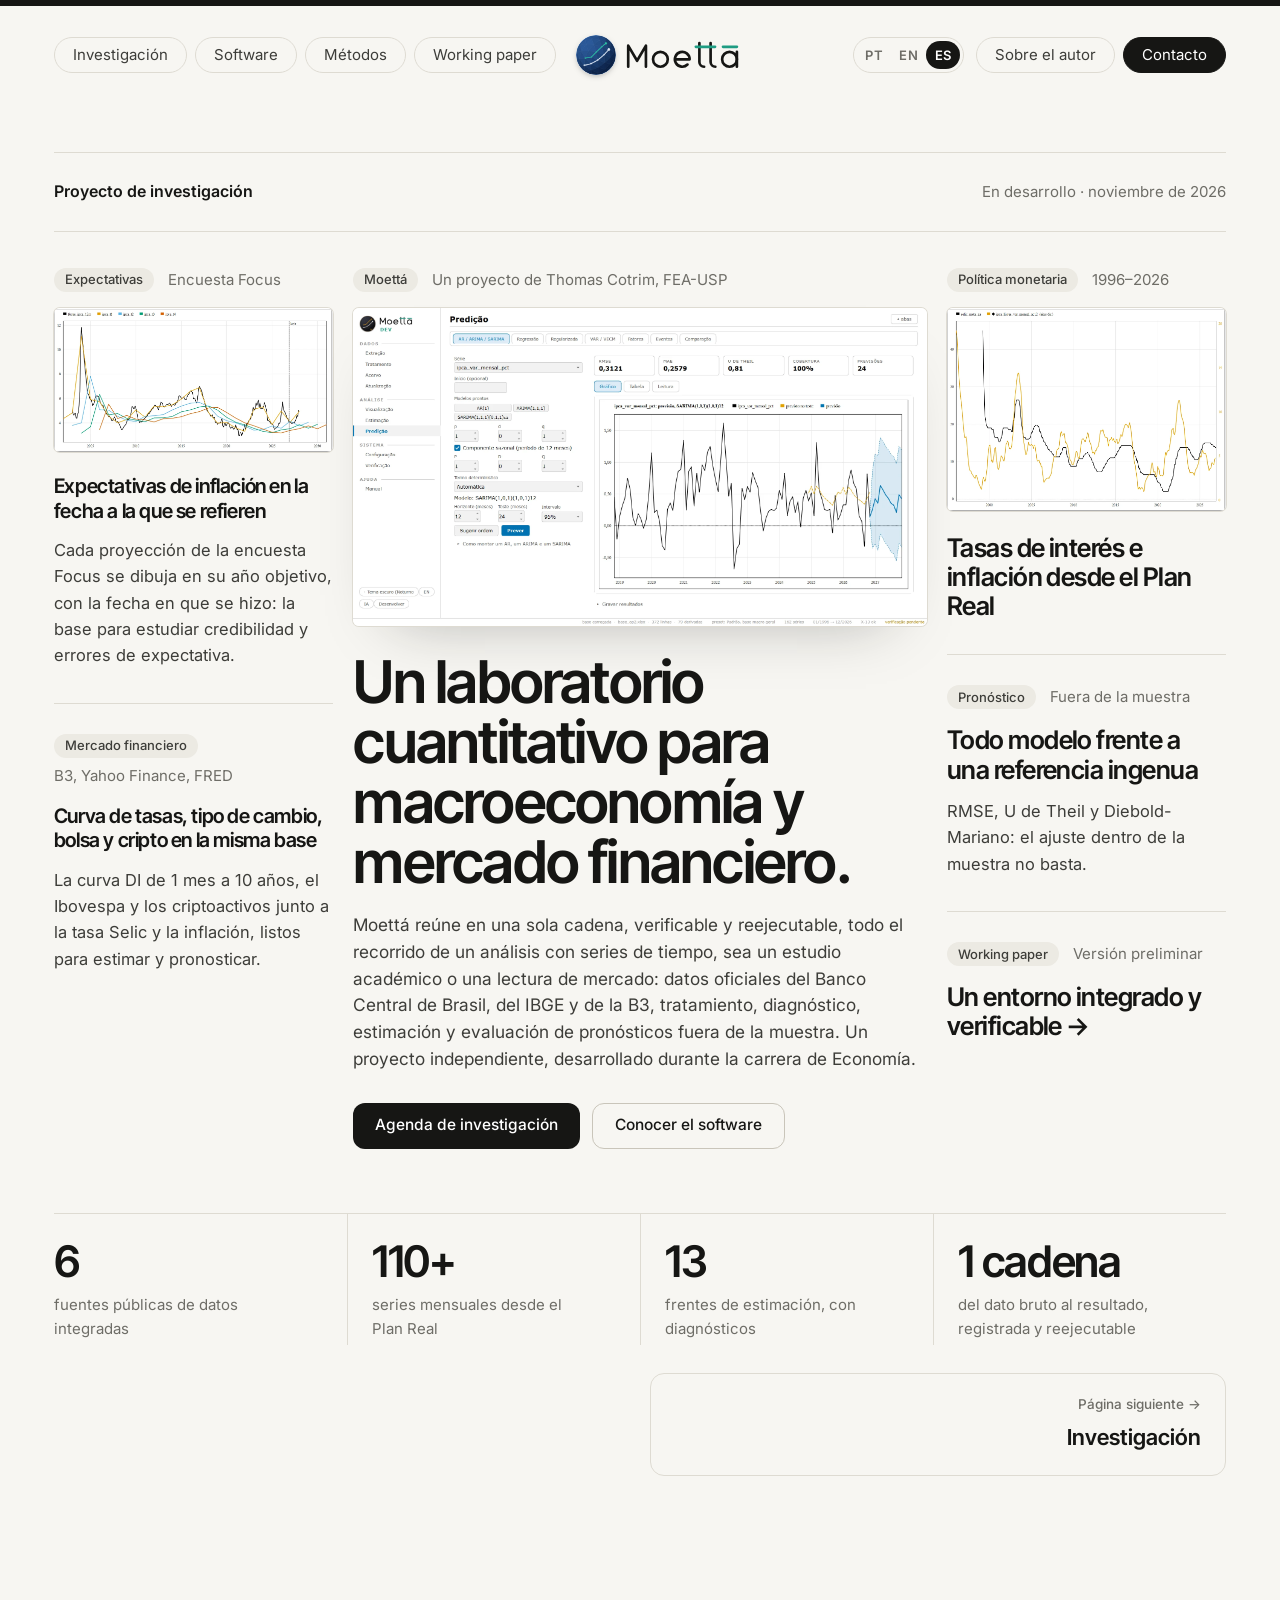
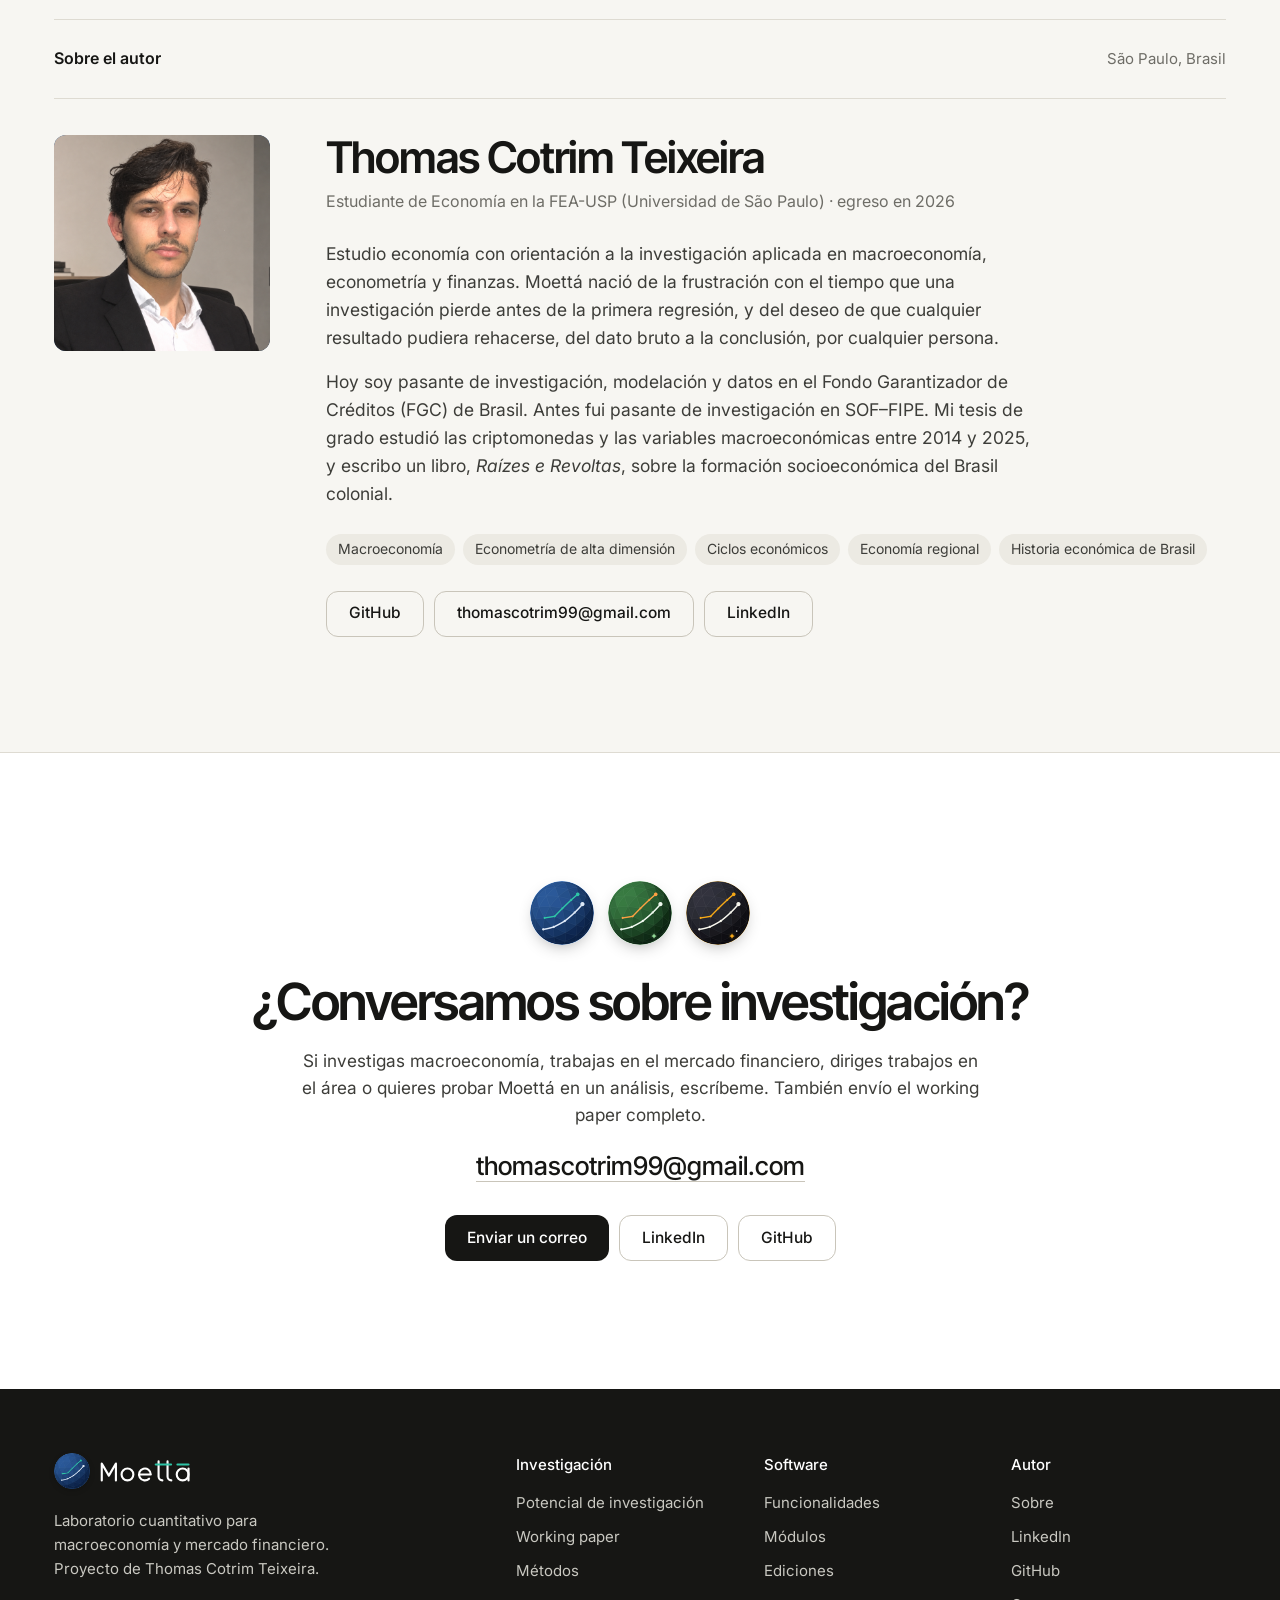
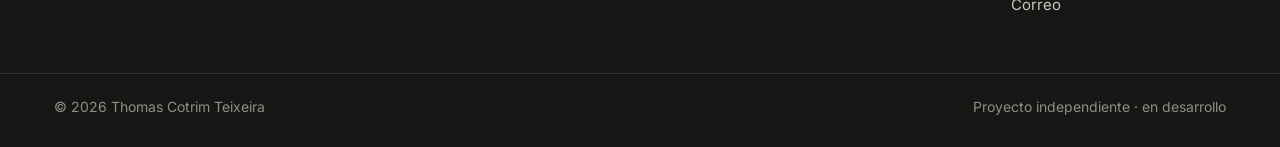
<file: es/index.html>
<!doctype html>
<html lang="es">
<head>
  <meta charset="utf-8">
  <meta name="viewport" content="width=device-width, initial-scale=1">
  <title>Moettá — Macroeconomía y mercado financiero</title>
  <meta name="description" content="Moettá es un proyecto de Thomas Cotrim: un laboratorio cuantitativo, integrado y verificable, para la investigación macroeconómica y el análisis del mercado financiero, del dato oficial al resultado replicable.">
  <meta name="theme-color" content="#F7F6F2">
  <meta property="og:title" content="Moettá — Macroeconomía y mercado financiero">
  <meta property="og:description" content="Un laboratorio cuantitativo para la investigación macroeconómica y el análisis del mercado financiero. Proyecto de Thomas Cotrim.">
  <meta property="og:image" content="../assets/img/previsao.webp">
  <link rel="alternate" hreflang="pt-BR" href="https://thomasct123.github.io/Moetta/">
  <link rel="alternate" hreflang="en" href="https://thomasct123.github.io/Moetta/en/">
  <link rel="alternate" hreflang="es" href="https://thomasct123.github.io/Moetta/es/">
  <link rel="icon" href="../assets/marca/favicon.ico" sizes="any">
  <link rel="icon" href="../assets/marca/moetta-128.png" type="image/png">
  <link rel="apple-touch-icon" href="../assets/marca/moetta-512.png">
  <link rel="preconnect" href="https://fonts.googleapis.com">
  <link rel="preconnect" href="https://fonts.gstatic.com" crossorigin>
  <link href="https://fonts.googleapis.com/css2?family=Inter+Tight:wght@500;600;700&family=Inter:wght@400;500&family=JetBrains+Mono:wght@700&family=Newsreader:ital,opsz,wght@0,6..72,400;1,6..72,400&display=swap" rel="stylesheet">
  <link rel="stylesheet" href="../styles.css?v=8">
  <script>document.documentElement.classList.add("js")</script>
</head>
<body>

<!-- ================= NAV ================= -->
<header class="nav" id="topo">
  <div class="wrap nav__inner">
    <nav class="nav__left" aria-label="Páginas">
      <a class="pill" href="#pesquisa">Investigación</a>
      <a class="pill" href="#software">Software</a>
      <a class="pill" href="#metodos">Métodos</a>
      <a class="pill" href="#working-paper">Working paper</a>
    </nav>
    <a href="#inicio" class="lockup lockup--nav" aria-label="Moettá, inicio">
      <img class="lockup__logo" src="../assets/marca/moetta-128.png" alt="" width="40" height="40">
      <img class="lockup__nome" src="../assets/marca/moetta-nome.svg" alt="Moettá" width="115" height="30">
    </a>
    <div class="nav__right">
      <div class="lang" role="group" aria-label="Idioma">
        <a href="../" hreflang="pt-BR">PT</a><a href="../en/" hreflang="en">EN</a><a href="./" hreflang="es" aria-current="true">ES</a>
      </div>
      <a class="pill" href="#autor">Sobre el autor</a>
      <a class="pill pill--dark" href="#contato">Contacto</a>
      <button class="icon-btn nav__toggle" aria-label="Abrir menú" aria-expanded="false">
        <svg width="18" height="18" viewBox="0 0 18 18" aria-hidden="true"><path d="M2 5h14M2 9h14M2 13h9" stroke="currentColor" stroke-width="1.5" stroke-linecap="round"/></svg>
      </button>
    </div>
  </div>
  <div class="drawer" hidden>
    <div class="wrap drawer__inner">
      <a href="#inicio">Inicio</a><a href="#pesquisa">Investigación</a><a href="#software">Software</a><a href="#metodos">Métodos</a>
      <a href="#working-paper">Working paper</a><a href="#autor">Sobre el autor</a><a href="#contato">Contacto</a>
    </div>
  </div>
</header>

<main>

<!-- PÁGINA 1 · INICIO -->
<div class="page is-active" id="inicio" data-title="Inicio">

<section class="lead wrap">
  <div class="rowhead">
    <h2 class="rowhead__title">Proyecto de investigación</h2>
    <p class="rowhead__meta">En desarrollo · noviembre de 2026</p>
  </div>

  <div class="lead__grid">
    <div class="lead__col">
      <article class="story">
        <p class="meta"><span class="tag">Expectativas</span><span>Encuesta Focus</span></p>
        <button class="story__img" data-lightbox data-src="../assets/img/expectativas.webp" aria-label="Ampliar la pantalla de expectativas de inflación">
          <img src="../assets/img/c-expectativas.webp" alt="Expectativas Focus para el IPCA dibujadas en el año al que se refieren, hasta 2030" width="1093" height="565">
        </button>
        <h3>Expectativas de inflación en la fecha a la que se refieren</h3>
        <p>Cada proyección de la encuesta Focus se dibuja en su año objetivo, con la fecha en que se hizo: la base para estudiar credibilidad y errores de expectativa.</p>
      </article>
      <article class="story story--rule">
        <p class="meta"><span class="tag">Mercado financiero</span><span>B3, Yahoo Finance, FRED</span></p>
        <h3>Curva de tasas, tipo de cambio, bolsa y cripto en la misma base</h3>
        <p>La curva DI de 1 mes a 10 años, el Ibovespa y los criptoactivos junto a la tasa Selic y la inflación, listos para estimar y pronosticar.</p>
      </article>
    </div>

    <div class="lead__col lead__col--main">
      <p class="meta"><span class="tag">Moettá</span><span>Un proyecto de Thomas Cotrim, FEA-USP</span></p>
      <button class="feature-shot" data-lightbox data-src="../assets/img/previsao.webp" aria-label="Ampliar la pantalla de pronóstico">
        <img src="../assets/img/previsao.webp" alt="Pantalla de pronóstico de Moettá: pronóstico del IPCA mensual con intervalo del 95% y evaluación fuera de la muestra" width="1900" height="1055" fetchpriority="high">
      </button>
      <h1>Un laboratorio cuantitativo para macroeconomía y mercado financiero.</h1>
      <p class="lede">Moettá reúne en una sola cadena, verificable y reejecutable, todo el recorrido de un análisis con series de tiempo, sea un estudio académico o una lectura de mercado: datos oficiales del Banco Central de Brasil, del IBGE y de la B3, tratamiento, diagnóstico, estimación y evaluación de pronósticos fuera de la muestra. Un proyecto independiente, desarrollado durante la carrera de Economía.</p>
      <div class="actions">
        <a href="#pesquisa" class="btn btn--dark">Agenda de investigación</a>
        <a href="#software" class="btn btn--line">Conocer el software</a>
      </div>
    </div>

    <div class="lead__col">
      <article class="story">
        <p class="meta"><span class="tag">Política monetaria</span><span>1996–2026</span></p>
        <button class="story__img" data-lightbox data-src="../assets/img/series.webp" aria-label="Ampliar la pantalla de Selic e inflación">
          <img src="../assets/img/c-series.webp" alt="Meta Selic e inflación de precios libres en 12 meses, de 1996 a 2026" width="1093" height="795">
        </button>
        <h3 class="h3--lg">Tasas de interés e inflación desde el Plan Real</h3>
      </article>
      <article class="story story--rule">
        <p class="meta"><span class="tag">Pronóstico</span><span>Fuera de la muestra</span></p>
        <h3 class="h3--lg">Todo modelo frente a una referencia ingenua</h3>
        <p>RMSE, U de Theil y Diebold-Mariano: el ajuste dentro de la muestra no basta.</p>
      </article>
      <article class="story story--rule">
        <p class="meta"><span class="tag">Working paper</span><span>Versión preliminar</span></p>
        <h3 class="h3--lg"><a href="#working-paper">Un entorno integrado y verificable →</a></h3>
      </article>
    </div>
  </div>

  <dl class="figures">
    <div><dt>6</dt><dd>fuentes públicas de datos integradas</dd></div>
    <div><dt>110+</dt><dd>series mensuales desde el Plan Real</dd></div>
    <div><dt>13</dt><dd>frentes de estimación, con diagnósticos</dd></div>
    <div><dt>1 cadena</dt><dd>del dato bruto al resultado, registrada y reejecutable</dd></div>
  </dl>
</section>

</div>

<!-- PÁGINA 2 · INVESTIGACIÓN -->
<div class="page" id="pesquisa" data-title="Investigación">

<section class="section wrap">
  <div class="rowhead">
    <h2 class="rowhead__title">Potencial de investigación</h2>
    <p class="rowhead__meta">Preguntas que Moettá ya permite investigar</p>
  </div>
  <p class="research__intro">La contribución es de método: reducir el costo de llegar a la primera regresión <em>sin ocultar las decisiones</em> que alteran el resultado.</p>
  <div class="research">
    <article>
      <span class="num">01</span>
      <h3>Transmisión de la política monetaria</h3>
      <p>Cómo la tasa Selic llega a la inflación, al crédito y a la actividad. VAR, VECM y proyecciones locales sobre tasas, curva DI y expectativas.</p>
      <p class="research__tools">VAR · VECM · proyecciones locales · Granger</p>
    </article>
    <article>
      <span class="num">02</span>
      <h3>Mercado financiero</h3>
      <p>Curva DI, tipo de cambio, Ibovespa, materias primas y criptoactivos: cómo responden a la política monetaria y a las sorpresas de inflación, y cuándo convergen el análisis técnico y los fundamentos.</p>
      <p class="research__tools">curva DI · análisis técnico · Probit/Logit · VAR</p>
    </article>
    <article>
      <span class="num">03</span>
      <h3>Ciclos económicos</h3>
      <p>Regímenes de Markov para fechar expansiones y contracciones del crédito y la actividad, y el triángulo de Hayek para comparar la producción por categoría en dos fechas.</p>
      <p class="research__tools">regímenes de Markov · fases del ciclo · triángulo de Hayek</p>
    </article>
    <article>
      <span class="num">04</span>
      <h3>Expectativas y credibilidad</h3>
      <p>Proyecciones de la encuesta Focus por horizonte, comparadas con la inflación efectiva del año objetivo: sesgo, anclaje y reacción a choques.</p>
      <p class="research__tools">Focus por horizonte · ARDL · eventos</p>
    </article>
    <article>
      <span class="num">05</span>
      <h3>Pronóstico macro y de mercado</h3>
      <p>Comparación sistemática de modelos univariados, multivariados, regularizados y de factores frente al paseo aleatorio, para inflación, tasas o precios de activos.</p>
      <p class="research__tools">SARIMA · LASSO · PCA · Diebold-Mariano</p>
    </article>
    <article>
      <span class="num">06</span>
      <h3>Replicabilidad</h3>
      <p>Bases que llevan en sus metadatos cada transformación y fórmula, rehechas desde el origen en cada actualización de los datos. Chang y Li (2015) replicaron menos de la mitad de los artículos evaluados sin ayuda de los autores.</p>
      <p class="research__tools">metadatos · batería de pruebas · verificación</p>
    </article>
  </div>
</section>

</div>

<!-- PÁGINA 3 · SOFTWARE -->
<div class="page" id="software" data-title="Software">

<section class="section wrap">
  <div class="rowhead">
    <h2 class="rowhead__title">El software</h2>
    <p class="rowhead__meta">Windows · PT / EN · sin servidor</p>
  </div>
  <div class="statement">
    <p class="statement__big">Un laboratorio econométrico completo que recorre todo el ciclo de un estudio cuantitativo — <em>busca los datos, los trata, deriva, estima, pronostica y evalúa</em> — en tu propia computadora.</p>
    <div class="principles">
      <article>
        <span class="num">01</span>
        <h3>El motor calcula, la interfaz dibuja</h3>
        <p>Cálculo e interfaz viven separados. Cada número sale de rutinas auditables sobre statsmodels, scipy y scikit-learn.</p>
      </article>
      <article>
        <span class="num">02</span>
        <h3>Reproducible por diseño</h3>
        <p>Las transformaciones y fórmulas viajan en los metadatos de la base. Al actualizar, cada columna derivada se recalcula desde el origen.</p>
      </article>
      <article>
        <span class="num">03</span>
        <h3>Verificado en cada cambio</h3>
        <p>Una batería de pruebas revisa el motor y registra la huella digital del código; la app avisa cuando algo cambió.</p>
      </article>
    </div>
  </div>

  <ol class="flow" aria-label="Flujo de trabajo">
    <li><span>Datos</span>Extracción</li>
    <li>Tratamiento</li>
    <li>Acervo</li>
    <li>Actualización</li>
    <li><span>Análisis</span>Visualización</li>
    <li>Estimación</li>
    <li>Pronóstico</li>
  </ol>
</section>

<section class="section section--tint" id="funcionalidades">
  <div class="wrap">
    <div class="rowhead">
      <h2 class="rowhead__title">Funcionalidades</h2>
      <p class="rowhead__meta">Capturas de la versión actual (interfaz en portugués), con datos reales de 1996 a 2026</p>
    </div>

    <div class="tabs" role="tablist" aria-label="Pantallas del software">
      <button role="tab" aria-selected="true" data-img="regressao" data-cap="Regresión con errores HC3 o HAC (Newey-West), VIF, Ljung-Box, Jarque-Bera, Breusch-Pagan y Durbin-Watson, en un solo panel.">Regresión</button>
      <button role="tab" aria-selected="false" data-img="leitura" data-cap="La misma regresión, leída en prosa: qué dice cada coeficiente, con qué confianza y qué no permite afirmar la muestra.">Lectura en prosa</button>
      <button role="tab" aria-selected="false" data-img="previsao" data-cap="Pronóstico SARIMA con intervalo, tramo de prueba y métricas fuera de la muestra: RMSE, MAE, U de Theil y cobertura.">Pronóstico</button>
      <button role="tab" aria-selected="false" data-img="modelo-proprio" data-cap="Escribe el modelo con fórmulas — lag(), diff(), log(), interacciones — y evalúalo un paso adelante frente al paseo aleatorio.">Modelo propio</button>
      <button role="tab" aria-selected="false" data-img="regimes" data-cap="Cambio de régimen de Markov: la serie con el régimen dominante y las probabilidades suavizadas de cada estado.">Regímenes de Markov</button>
      <button role="tab" aria-selected="false" data-img="series" data-cap="Series de tiempo con eje secundario, paneles separados, zoom por rectángulo y cursor con valores.">Series</button>
      <button role="tab" aria-selected="false" data-img="analise-tecnica" data-cap="Velas mensuales, medias, Bollinger, MACD, RSI, ATR y ADX, con lectura técnica de la última observación.">Análisis técnico</button>
      <button role="tab" aria-selected="false" data-img="componentes" data-cap="Componentes principales con varianza explicada, cargas, componentes en el tiempo y registro de los factores en el acervo.">Componentes principales</button>
      <button role="tab" aria-selected="false" data-img="extracao" data-cap="Catálogo agrupado por tema, con búsqueda por nombre, código, fuente o tema, y plazos de la curva DI a elección.">Extracción</button>
    </div>

    <figure class="stage">
      <button class="frame" data-lightbox aria-label="Ampliar imagen">
        <img class="js-stage-img" src="../assets/img/regressao.webp" alt="Pantalla de Moettá: Regresión" width="1900" height="1055" loading="lazy">
      </button>
      <figcaption>
        <span class="js-stage-title">Regresión</span>
        <span class="js-stage-cap">Regresión con errores HC3 o HAC (Newey-West), VIF, Ljung-Box, Jarque-Bera, Breusch-Pagan y Durbin-Watson, en un solo panel.</span>
      </figcaption>
    </figure>
  </div>
</section>

<section class="section wrap" id="detalhe">
  <div class="rowhead">
    <h2 class="rowhead__title">En detalle</h2>
    <p class="rowhead__meta">Gráficos dibujados por la propia app, sin bibliotecas externas</p>
  </div>
  <div class="cards">
    <article class="card">
      <button class="card__img" data-lightbox data-src="../assets/img/correlacao.webp" aria-label="Ampliar"><img src="../assets/img/c-correlacao.webp" alt="Matriz de correlación de seis series" loading="lazy" width="1093" height="760"></button>
      <p class="meta"><span class="tag">Visualización</span><span>Correlación</span></p>
      <h3>Pearson y Spearman, con la advertencia correcta</h3>
      <p>La lectura recuerda que una correlación en niveles no es una relación económica antes del diagnóstico de estacionariedad.</p>
    </article>
    <article class="card">
      <button class="card__img" data-lightbox data-src="../assets/img/regimes.webp" aria-label="Ampliar"><img src="../assets/img/c-regimes.webp" alt="Regímenes de Markov en el crecimiento del saldo de crédito" loading="lazy" width="1070" height="725"></button>
      <p class="meta"><span class="tag">Estimación</span><span>Regímenes</span></p>
      <h3>Ciclos de crédito, fechados por el modelo</h3>
      <p>Dos regímenes en el crecimiento del saldo de crédito, con las probabilidades de cada mes.</p>
    </article>
    <article class="card">
      <button class="card__img" data-lightbox data-src="../assets/img/analise-tecnica.webp" aria-label="Ampliar"><img src="../assets/img/c-tecnica.webp" alt="Análisis técnico del Ibovespa con MACD y RSI" loading="lazy" width="1083" height="690"></button>
      <p class="meta"><span class="tag">Visualización</span><span>Análisis técnico</span></p>
      <h3>El Ibovespa en velas mensuales, con MACD y RSI</h3>
      <p>Indicadores guardados en el acervo y recalculados en cada actualización.</p>
    </article>
    <article class="card">
      <button class="card__img" data-lightbox data-src="../assets/img/triangulo.webp" aria-label="Ampliar"><img src="../assets/img/c-triangulo.webp" alt="Triángulo de Hayek: producción por categoría de uso, 01/2012 frente a 12/2019" loading="lazy" width="1091" height="745"></button>
      <p class="meta"><span class="tag">Ciclos</span><span>Triángulo de Hayek</span></p>
      <h3>El triángulo de Hayek, comparado en dos fechas</h3>
      <p>De los bienes de capital a los no durables, a partir de los índices de producción por categoría de uso del IBGE.</p>
    </article>
    <article class="card">
      <button class="card__img" data-lightbox data-src="../assets/img/leitura.webp" aria-label="Ampliar"><img src="../assets/img/c-leitura.webp" alt="Lectura en prosa de una regresión" loading="lazy" width="1062" height="683"></button>
      <p class="meta"><span class="tag">Estimación</span><span>Lectura</span></p>
      <h3>Un dictamen técnico junto a cada tabla</h3>
      <p>Coeficientes, significancia y límites de la muestra, explicados en portugués o inglés.</p>
    </article>
    <article class="card">
      <button class="card__img" data-lightbox data-src="../assets/img/modelo-proprio.webp" aria-label="Ampliar"><img src="../assets/img/c-proprio.webp" alt="Pronóstico un paso adelante frente al paseo aleatorio" loading="lazy" width="1007" height="363"></button>
      <p class="meta"><span class="tag">Estimación</span><span>Modelo propio</span></p>
      <h3>Tu modelo frente al paseo aleatorio</h3>
      <p>Pronóstico genuino fuera de la muestra, con lag() garantizando que nada del futuro entre en el ajuste.</p>
    </article>
  </div>
</section>

<section class="section section--tint" id="edicoes">
  <div class="wrap">
    <div class="rowhead">
      <h2 class="rowhead__title">Ediciones</h2>
      <p class="rowhead__meta">Un solo motor econométrico, tres variantes</p>
    </div>
    <div class="editions-grid">
      <article>
        <h3 class="lockup lockup--plan">
          <img class="lockup__logo" src="../assets/marca/moetta-128.png" alt="" width="52" height="52">
          <span class="lockup__txt"><img class="lockup__nome" src="../assets/marca/moetta-nome.svg" alt="Moettá" width="115" height="30"></span>
        </h3>
        <p>El laboratorio completo: fuentes, tratamiento, estimación, pronóstico y lectura de los resultados.</p>
      </article>
      <article>
        <h3 class="lockup lockup--plan">
          <img class="lockup__logo" src="../assets/marca/moetta-ia-128.png" alt="" width="52" height="52">
          <span class="lockup__txt"><img class="lockup__nome" src="../assets/marca/moetta-nome.svg" alt="Moettá" width="100" height="26"><b class="lockup__suf">IA</b></span>
        </h3>
        <p>Añade un asistente que opera la app por conversación, llamando a las herramientas del propio motor.</p>
      </article>
      <article>
        <h3 class="lockup lockup--plan">
          <img class="lockup__logo" src="../assets/marca/moetta-dev-128.png" alt="" width="52" height="52">
          <span class="lockup__txt"><img class="lockup__nome" src="../assets/marca/moetta-nome.svg" alt="Moettá" width="100" height="26"><b class="lockup__suf">Dev</b></span>
        </h3>
        <p>Añade el modo Desarrollar, en el que el asistente propone nuevas pantallas y métodos como cambios verificados.</p>
      </article>
    </div>
  </div>
</section>

</div>

<!-- PÁGINA 4 · MÉTODOS -->
<div class="page" id="metodos" data-title="Métodos">

<section class="section wrap">
  <div class="rowhead">
    <h2 class="rowhead__title">Métodos</h2>
    <p class="rowhead__meta">Con los diagnósticos que los acompañan por defecto</p>
  </div>
  <div class="spec">
    <div class="spec__row"><span>Estacionariedad</span><p>ADF, KPSS, orden de integración, ACF y PACF</p></div>
    <div class="spec__row"><span>Regresión</span><p>MCO con errores HC3 y HAC, VIF, diagnóstico de residuos</p></div>
    <div class="spec__row"><span>Cointegración</span><p>Engle-Granger, Johansen, VECM</p></div>
    <div class="spec__row"><span>Sistemas</span><p>VAR con selección de rezagos, impulso-respuesta, FEVD, Granger, estabilidad</p></div>
    <div class="spec__row"><span>Univariados</span><p>ARMA, ARIMA, SARIMA con sugerencia automática de orden</p></div>
    <div class="spec__row"><span>Dinámicos</span><p>ARDL de corto y largo plazo, proyecciones locales, regímenes de Markov</p></div>
    <div class="spec__row"><span>Factores y selección</span><p>PCA, LASSO, Ridge, red elástica con validación temporal, selección por estabilidad</p></div>
    <div class="spec__row"><span>Eventos</span><p>Probit y Logit para la probabilidad de eventos definidos por el usuario</p></div>
    <div class="spec__row"><span>Evaluación</span><p>RMSE, MAE, U de Theil, cobertura de intervalos, Diebold-Mariano</p></div>
    <div class="spec__row"><span>Ciclos</span><p>Fases del ciclo, regímenes de Markov, triángulo de Hayek</p></div>
    <div class="spec__row"><span>Mercado y técnico</span><p>Curva DI por plazo, tasas reales, medias móviles, MACD, RSI, Bollinger, ATR, ADX</p></div>
  </div>
</section>

<section class="section section--tint" id="modulos">
  <div class="wrap">
    <div class="rowhead">
      <h2 class="rowhead__title">Módulos</h2>
      <p class="rowhead__meta">Diez pantallas, en el orden de un estudio</p>
    </div>
    <div class="modules">
      <div class="modules__col">
        <p class="modules__label">Datos</p>
        <div class="mod"><h3>Extracción</h3><p>SGS y Focus (Banco Central de Brasil), SIDRA (IBGE), curva DI de la B3 de 1 mes a 10 años, FRED y Yahoo Finance: actividad, crédito, tasas, tipo de cambio, materias primas, bolsas y criptoactivos.</p></div>
        <div class="mod"><h3>Tratamiento</h3><p>Agregación mensual, Focus por horizonte, ajuste estacional X-13ARIMA-SEATS con STL de respaldo, interpolación, rezagos y recorte, guardados en presets.</p></div>
        <div class="mod"><h3>Acervo</h3><p>Cobertura, transformaciones, operaciones por fórmula, tasas reales, renombrado, exportación y versiones en SQL Server.</p></div>
        <div class="mod"><h3>Actualización</h3><p>Reconoce el origen de cada columna, derivada o no, y la recalcula con los datos más recientes.</p></div>
      </div>
      <div class="modules__col">
        <p class="modules__label">Análisis</p>
        <div class="mod"><h3>Visualización</h3><p>Series, correlación, análisis técnico, fases del ciclo y triángulo de Hayek. Expectativas dibujadas en su fecha objetivo.</p></div>
        <div class="mod"><h3>Estimación</h3><p>Diagnóstico, regresión, cointegración, VAR, VECM, ARIMA/SARIMA, componentes principales, selección de variables, proyecciones locales, Granger, ARDL, regímenes de Markov y modelo propio.</p></div>
        <div class="mod"><h3>Pronóstico</h3><p>AR/ARIMA/SARIMA, regresión, regularizada, VAR/VECM, factores y eventos por Probit/Logit, con comparación fuera de la muestra.</p></div>
      </div>
      <div class="modules__col">
        <p class="modules__label">Sistema y ayuda</p>
        <div class="mod"><h3>Configuración</h3><p>Presets, X-13, configuraciones guardadas, repositorio, base de datos, asistente y apariencia: diez temas, fuentes e idioma.</p></div>
        <div class="mod"><h3>Verificación</h3><p>Batería de pruebas del motor con huella digital del código y registro de la última verificación aprobada.</p></div>
        <div class="mod"><h3>Manual</h3><p>Diez secciones con búsqueda: fuentes, flujo, guía de modelos, interpretaciones comentadas, glosario y errores comunes.</p></div>
      </div>
    </div>
  </div>
</section>

<section class="section wrap" id="ia">
  <div class="rowhead">
    <h2 class="rowhead__title">Asistente</h2>
    <p class="rowhead__meta">Moettá IA y Moettá Dev</p>
  </div>
  <div class="ia">
    <div>
      <h3 class="display">El modelo de lenguaje propone. El motor calcula.</h3>
      <p class="lede">Un panel de conversación acompaña cualquier pantalla. Pide una extracción, una prueba de raíz unitaria o un pronóstico: el asistente llama a las herramientas de la propia app, y cada llamada aparece en el chat con sus parámetros y su resultado.</p>
      <ul class="checks">
        <li>Ningún número lo produce el modelo de lenguaje: todos vienen del motor.</li>
        <li>Las acciones que guardan, borran o reemplazan datos piden confirmación.</li>
        <li>Solo se envían nombres de series, metadatos y resúmenes; la base no sale de la computadora.</li>
        <li>Registro de cada conversación, con la versión del motor y los datos de entrada.</li>
      </ul>
    </div>
    <div class="ia__side">
      <div class="chat">
        <p class="chat__me">Prueba si el IPCA mensual es estacionario y, si lo es, estima un ARIMA.</p>
        <div class="chat__tool"><code>testar_raiz_unitaria</code><b>ok</b><small>ipca_var_mensal_pct · ADF y KPSS</small></div>
        <div class="chat__tool"><code>estimar_arima</code><b>ok</b><small>orden sugerido por AIC · residuos diagnosticados</small></div>
        <p class="chat__ai">Ambas pruebas indican que la serie es estacionaria en niveles. El ARIMA elegido deja residuos sin autocorrelación significativa (Ljung-Box)…</p>
      </div>
      <div class="dev">
        <p class="meta"><span class="tag tag--gold">Moettá Dev</span><span>Modo Desarrollar</span></p>
        <p>El asistente propone cambios en el código de la propia app como un diff. Nada se guarda sin tu clic; la batería de pruebas corre en cada cambio y todo se revierte con un clic.</p>
      </div>
    </div>
  </div>
</section>

</div>

<!-- PÁGINA 5 · WORKING PAPER -->
<div class="page" id="working-paper" data-title="Working paper">

<section class="section wrap">
  <div class="rowhead">
    <h2 class="rowhead__title">Working paper</h2>
    <p class="rowhead__meta">Versión preliminar · noviembre de 2026</p>
  </div>
  <div class="paper">
    <div class="paper__head">
      <p class="meta"><span class="tag">JEL</span><span>C32 · C53 · C87 · C88 · E32 · E43</span></p>
      <h3 class="display">Moettá: un entorno integrado y verificable para el análisis macroeconómico aplicado</h3>
      <p class="paper__author">Thomas Cotrim</p>
    </div>
    <div class="paper__body">
      <p>El trabajo presenta Moettá, una aplicación de escritorio, local y de código auditable, que reúne en una sola cadena la extracción de series macroeconómicas y financieras de fuentes públicas, el tratamiento, el diagnóstico de estacionariedad, la estimación y la evaluación de pronósticos fuera de la muestra.</p>
      <p>El diseño parte de tres problemas documentados en la literatura: la baja replicabilidad de la investigación aplicada, el costo de preparar los datos y la distancia entre el ajuste dentro de la muestra y el desempeño predictivo. Se describen dos extensiones: un módulo de análisis del ciclo y un asistente de lenguaje natural cuya arquitectura impide que cualquier número mostrado provenga del modelo de lenguaje.</p>
      <p class="paper__note">La sección de resultados empíricos está en preparación. El texto completo (en portugués) puede solicitarse por el <a href="#contato">contacto</a>.</p>
    </div>
  </div>
  <figure class="paper__fig">
    <button class="paper__sheet" data-lightbox aria-label="Ampliar la primera página del working paper">
      <img src="../assets/img/paper.webp" alt="Primera página del working paper: título, autor, resumen, palabras clave y clasificación JEL" width="2250" height="1830" loading="lazy">
    </button>
    <figcaption>Primera página de la versión preliminar, en portugués, en redacción.</figcaption>
  </figure>
</section>

</div>

<!-- FINAL COMÚN A TODAS LAS PÁGINAS: autor y contacto -->
<section class="section wrap" id="autor">
  <div class="rowhead">
    <h2 class="rowhead__title">Sobre el autor</h2>
    <p class="rowhead__meta">São Paulo, Brasil</p>
  </div>
  <div class="author">
    <div class="author__photo">
      <img src="../assets/img/autor.jpg" alt="Thomas Cotrim Teixeira" width="420" height="420" onerror="this.remove()">
      <span aria-hidden="true">TC</span>
    </div>
    <div class="author__text">
      <h3 class="display">Thomas Cotrim Teixeira</h3>
      <p class="author__role">Estudiante de Economía en la FEA-USP (Universidad de São Paulo) · egreso en 2026</p>
      <p>Estudio economía con orientación a la investigación aplicada en macroeconomía, econometría y finanzas. Moettá nació de la frustración con el tiempo que una investigación pierde antes de la primera regresión, y del deseo de que cualquier resultado pudiera rehacerse, del dato bruto a la conclusión, por cualquier persona.</p>
      <p>Hoy soy pasante de investigación, modelación y datos en el Fondo Garantizador de Créditos (FGC) de Brasil. Antes fui pasante de investigación en SOF–FIPE. Mi tesis de grado estudió las criptomonedas y las variables macroeconómicas entre 2014 y 2025, y escribo un libro, <em>Raízes e Revoltas</em>, sobre la formación socioeconómica del Brasil colonial.</p>
      <ul class="author__tags">
        <li>Macroeconomía</li><li>Econometría de alta dimensión</li><li>Ciclos económicos</li><li>Economía regional</li><li>Historia económica de Brasil</li>
      </ul>
      <div class="author__links">
        <a class="btn btn--line" href="https://github.com/thomasct123" target="_blank" rel="noopener">GitHub</a>
        <a class="btn btn--line" href="mailto:thomascotrim99@gmail.com">thomascotrim99@gmail.com</a>
        <a class="btn btn--line" href="https://www.linkedin.com/in/thomas-cotrim-06a550ab/" target="_blank" rel="noopener">LinkedIn</a>
      </div>
    </div>
  </div>
</section>

<section class="cta" id="contato">
  <div class="wrap cta__inner">
    <div class="editions" aria-label="Las tres ediciones de Moettá">
      <img src="../assets/marca/moetta-128.png" alt="Moettá" width="64" height="64">
      <img src="../assets/marca/moetta-ia-128.png" alt="Moettá IA" width="64" height="64">
      <img src="../assets/marca/moetta-dev-128.png" alt="Moettá Dev" width="64" height="64">
    </div>
    <h2>¿Conversamos sobre investigación?</h2>
    <p class="lede">Si investigas macroeconomía, trabajas en el mercado financiero, diriges trabajos en el área o quieres probar Moettá en un análisis, escríbeme. También envío el working paper completo.</p>
    <p class="cta__email"><a href="mailto:thomascotrim99@gmail.com">thomascotrim99@gmail.com</a></p>
    <div class="cta__links">
      <a class="btn btn--dark" href="mailto:thomascotrim99@gmail.com">Enviar un correo</a>
      <a class="btn btn--line" href="https://www.linkedin.com/in/thomas-cotrim-06a550ab/" target="_blank" rel="noopener">LinkedIn</a>
      <a class="btn btn--line" href="https://github.com/thomasct123" target="_blank" rel="noopener">GitHub</a>
    </div>
  </div>
</section>

</main>

<footer class="footer">
  <div class="wrap footer__grid">
    <div>
      <a href="#inicio" class="lockup lockup--foot" aria-label="Moettá, inicio"><img class="lockup__logo" src="../assets/marca/moetta-128.png" alt="" width="36" height="36"><img class="lockup__nome" src="../assets/marca/moetta-nome-claro.svg" alt="Moettá" width="92" height="24"></a>
      <p class="footer__note">Laboratorio cuantitativo para macroeconomía y mercado financiero. Proyecto de Thomas Cotrim Teixeira.</p>
    </div>
    <div><p class="footer__h">Investigación</p><a href="#pesquisa">Potencial de investigación</a><a href="#working-paper">Working paper</a><a href="#metodos">Métodos</a></div>
    <div><p class="footer__h">Software</p><a href="#funcionalidades">Funcionalidades</a><a href="#modulos">Módulos</a><a href="#edicoes">Ediciones</a></div>
    <div><p class="footer__h">Autor</p><a href="#autor">Sobre</a><a href="https://www.linkedin.com/in/thomas-cotrim-06a550ab/" target="_blank" rel="noopener">LinkedIn</a><a href="https://github.com/thomasct123" target="_blank" rel="noopener">GitHub</a><a href="mailto:thomascotrim99@gmail.com">Correo</a></div>
  </div>
  <div class="wrap footer__base"><span>© 2026 Thomas Cotrim Teixeira</span><span>Proyecto independiente · en desarrollo</span></div>
</footer>

<div class="lightbox" hidden>
  <button class="lightbox__close" aria-label="Cerrar">×</button>
  <img alt="">
</div>

<script src="../main.js?v=4" defer></script>
</body>
</html>
</file>
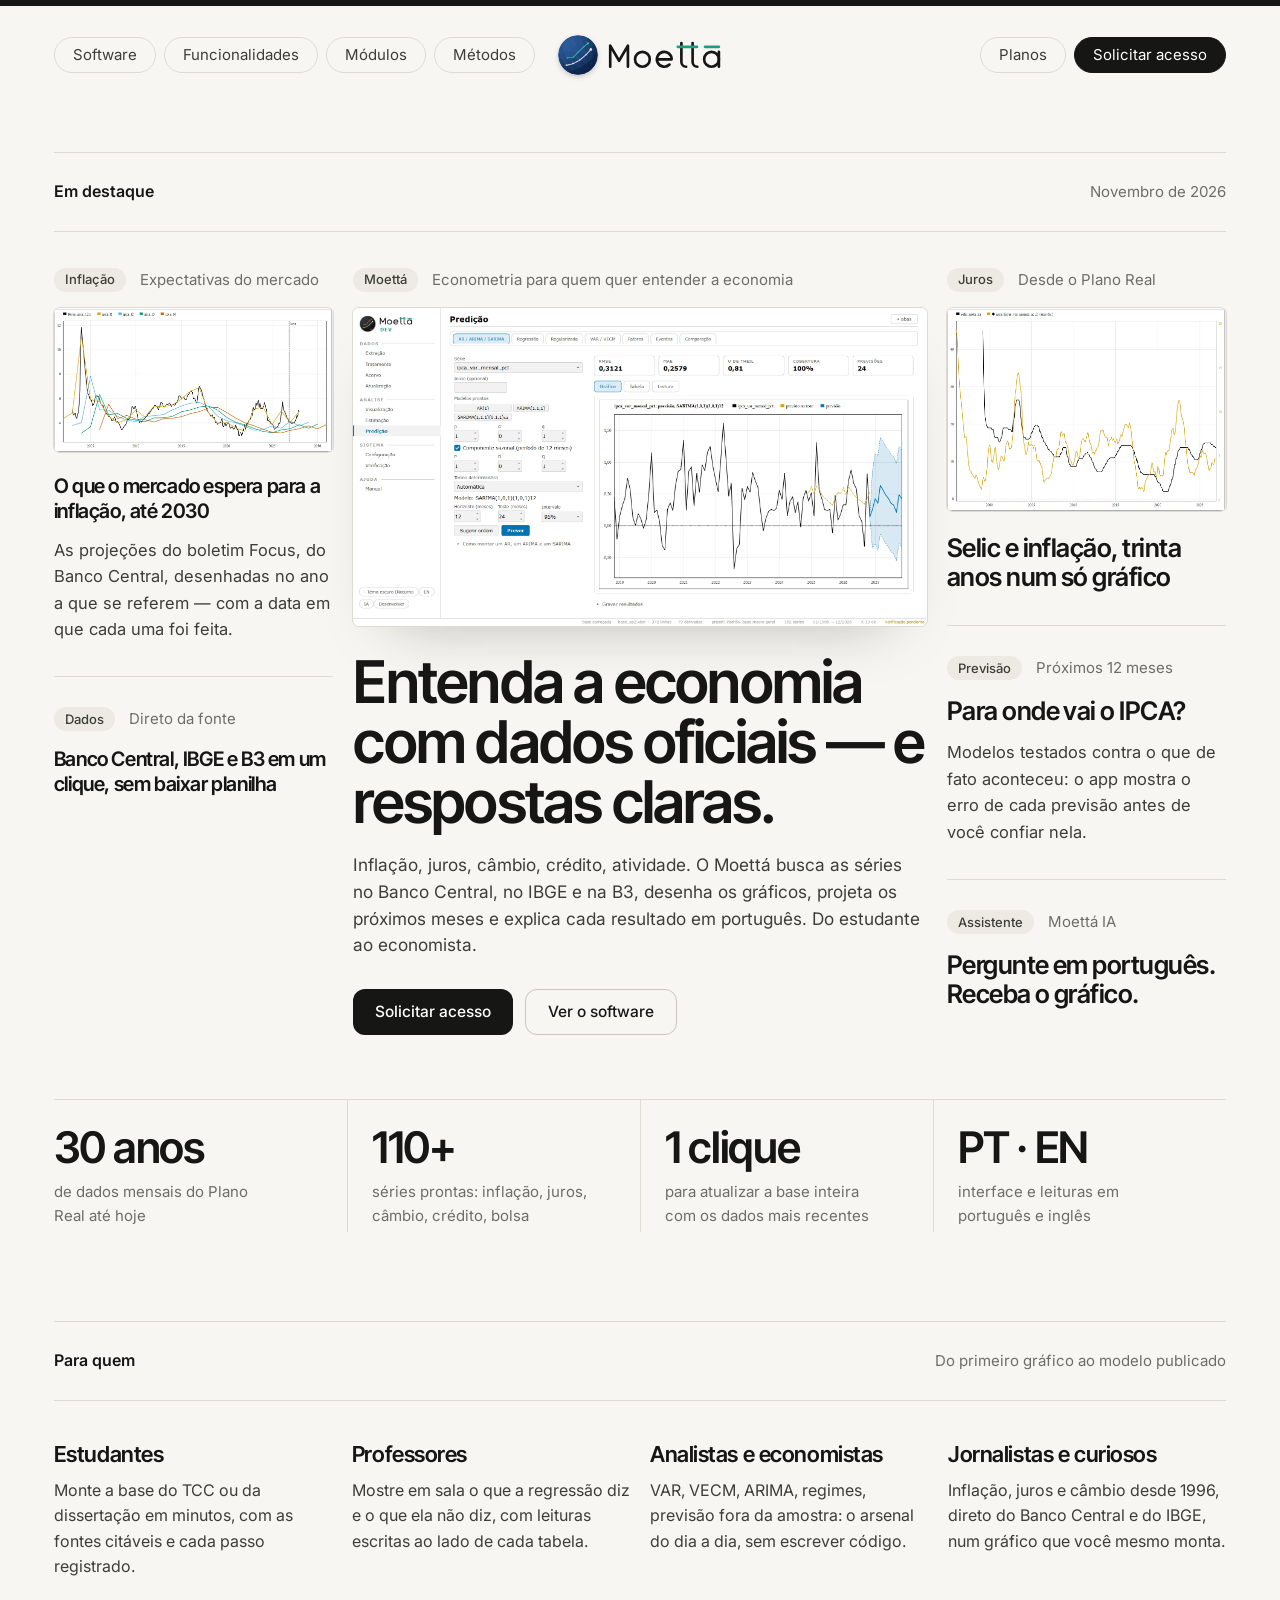
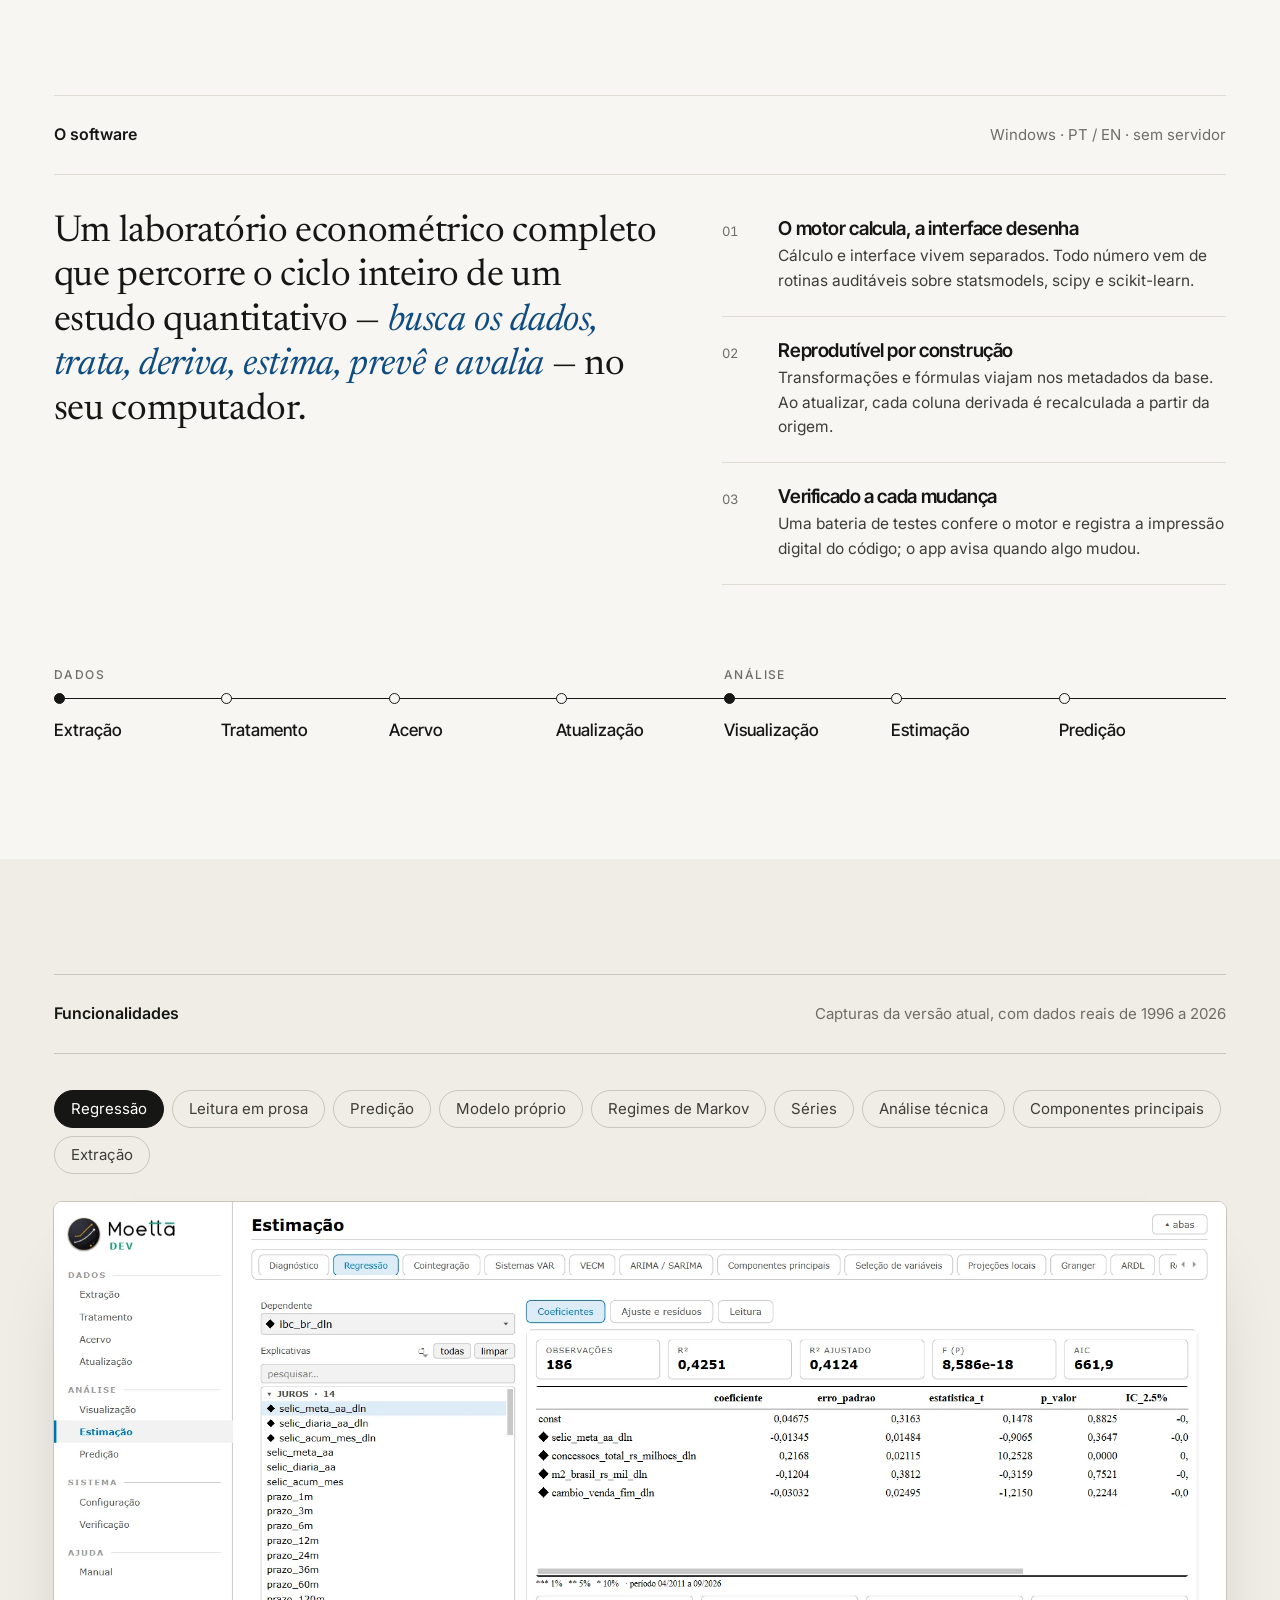
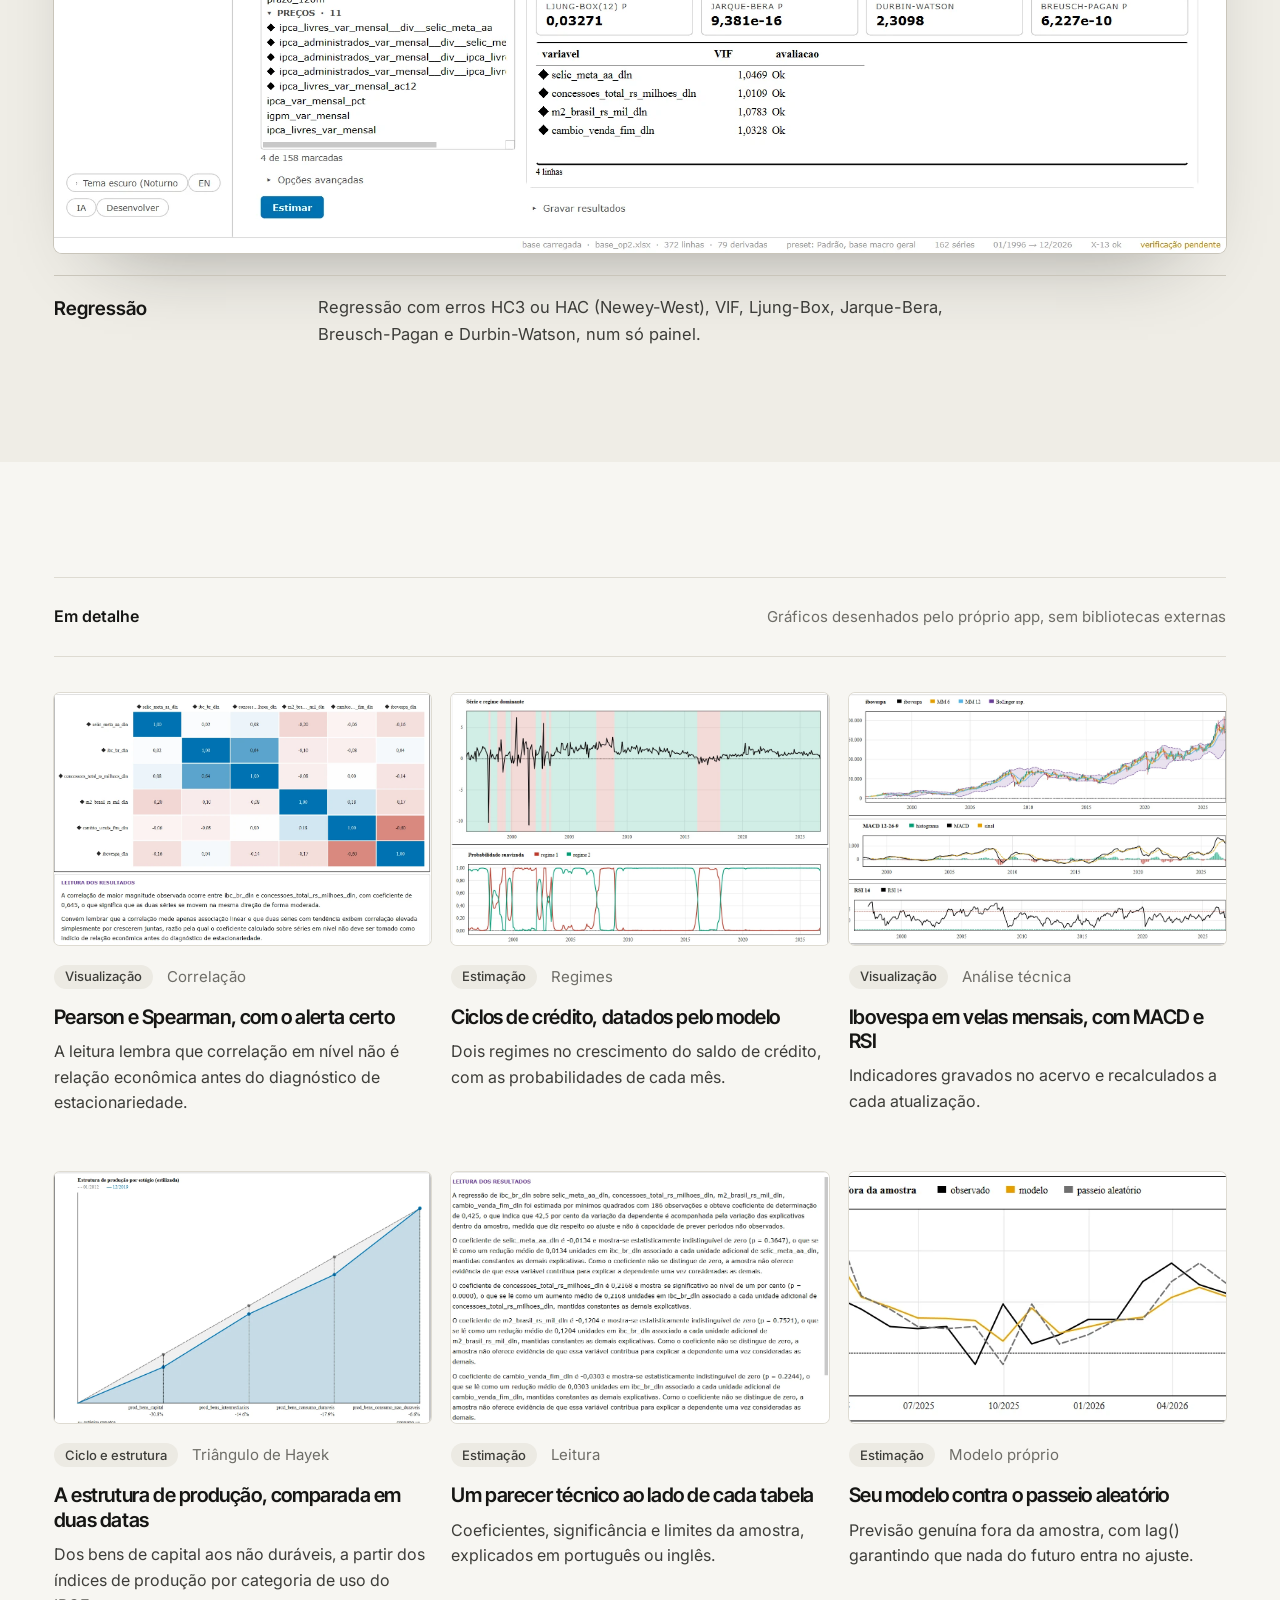
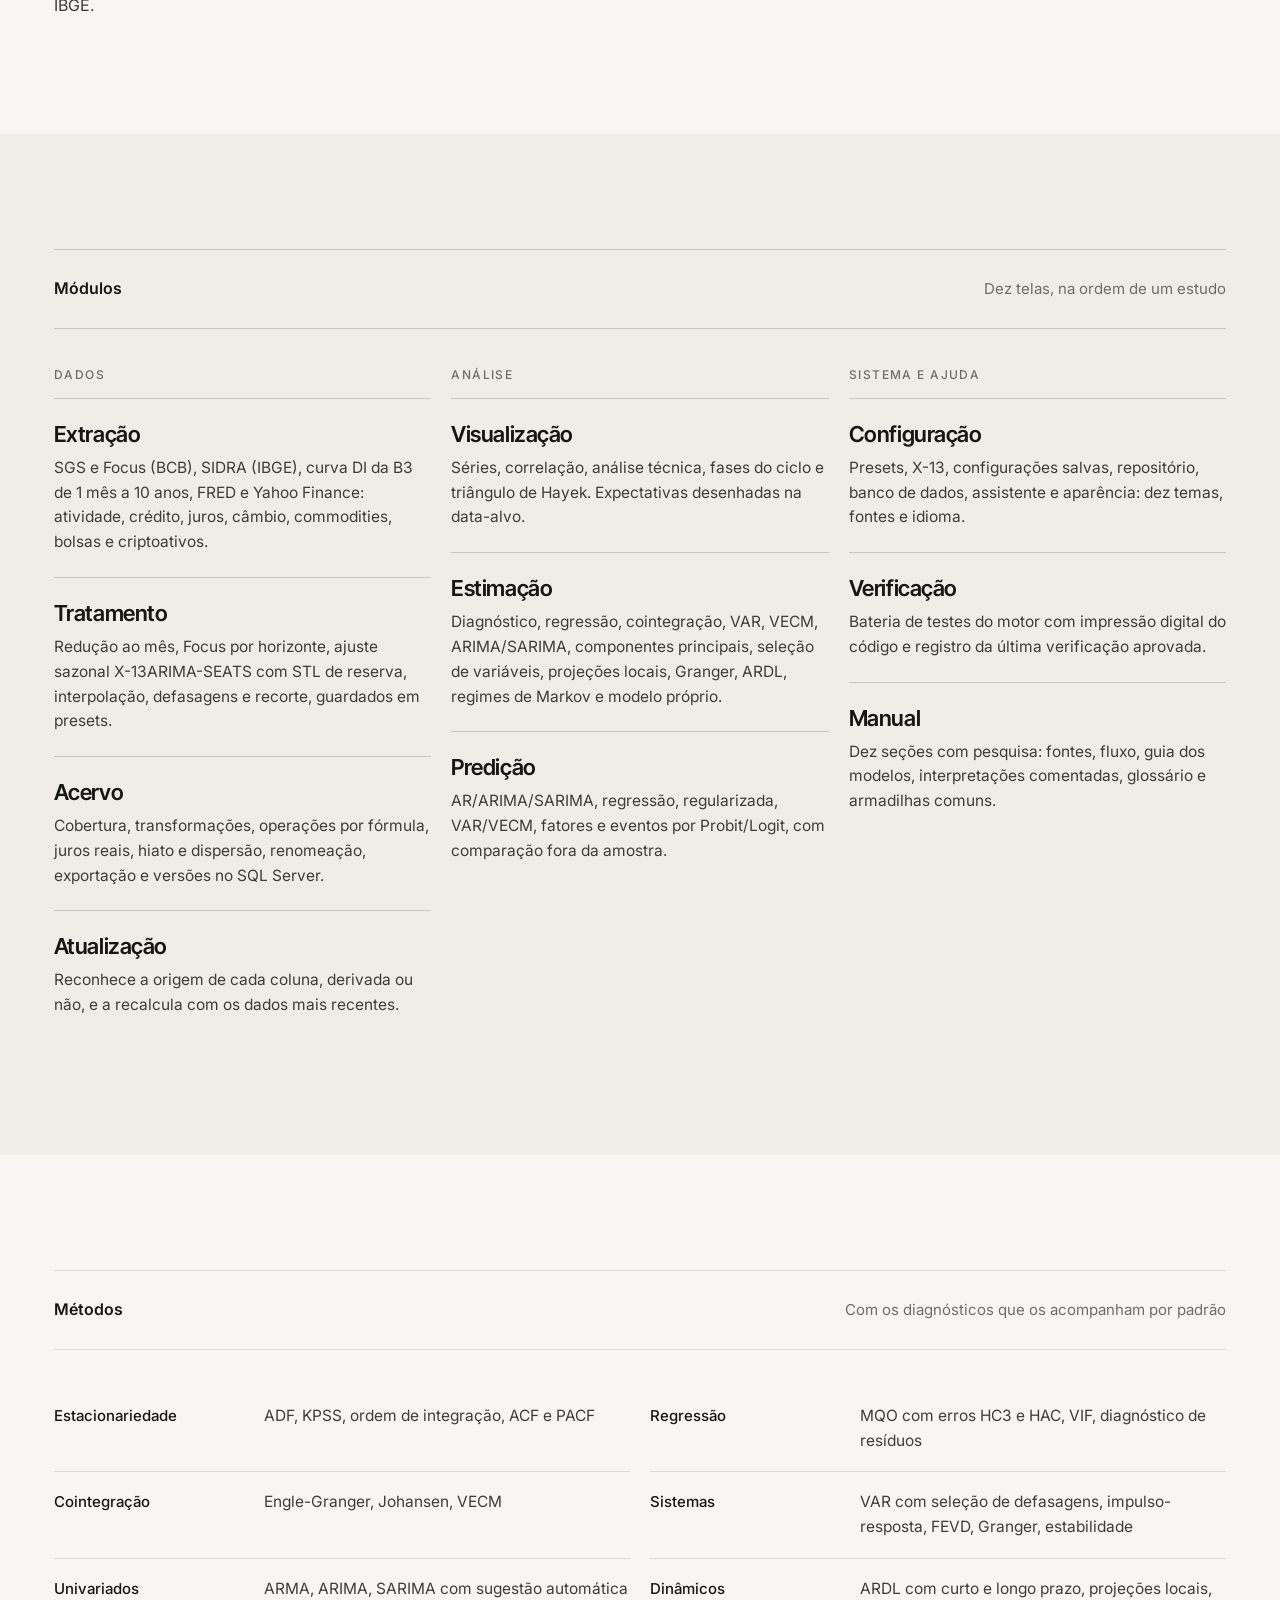
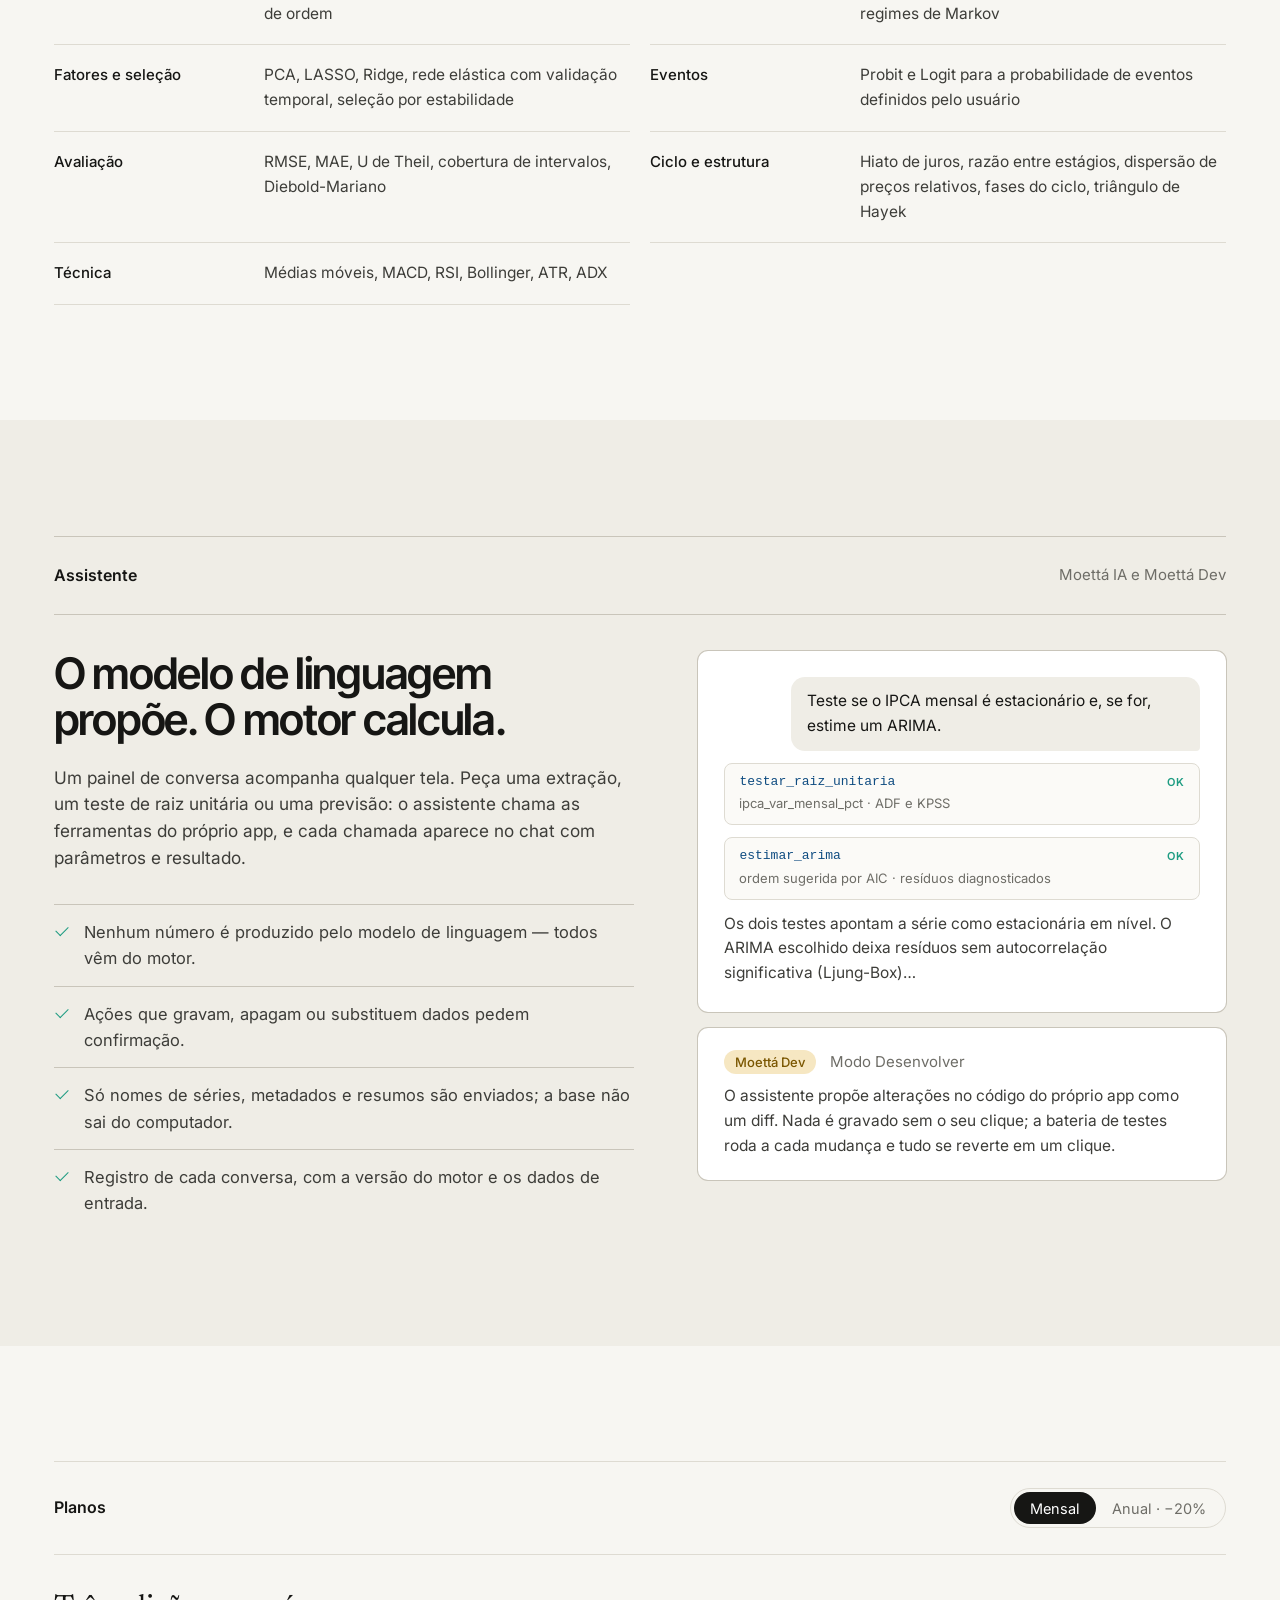
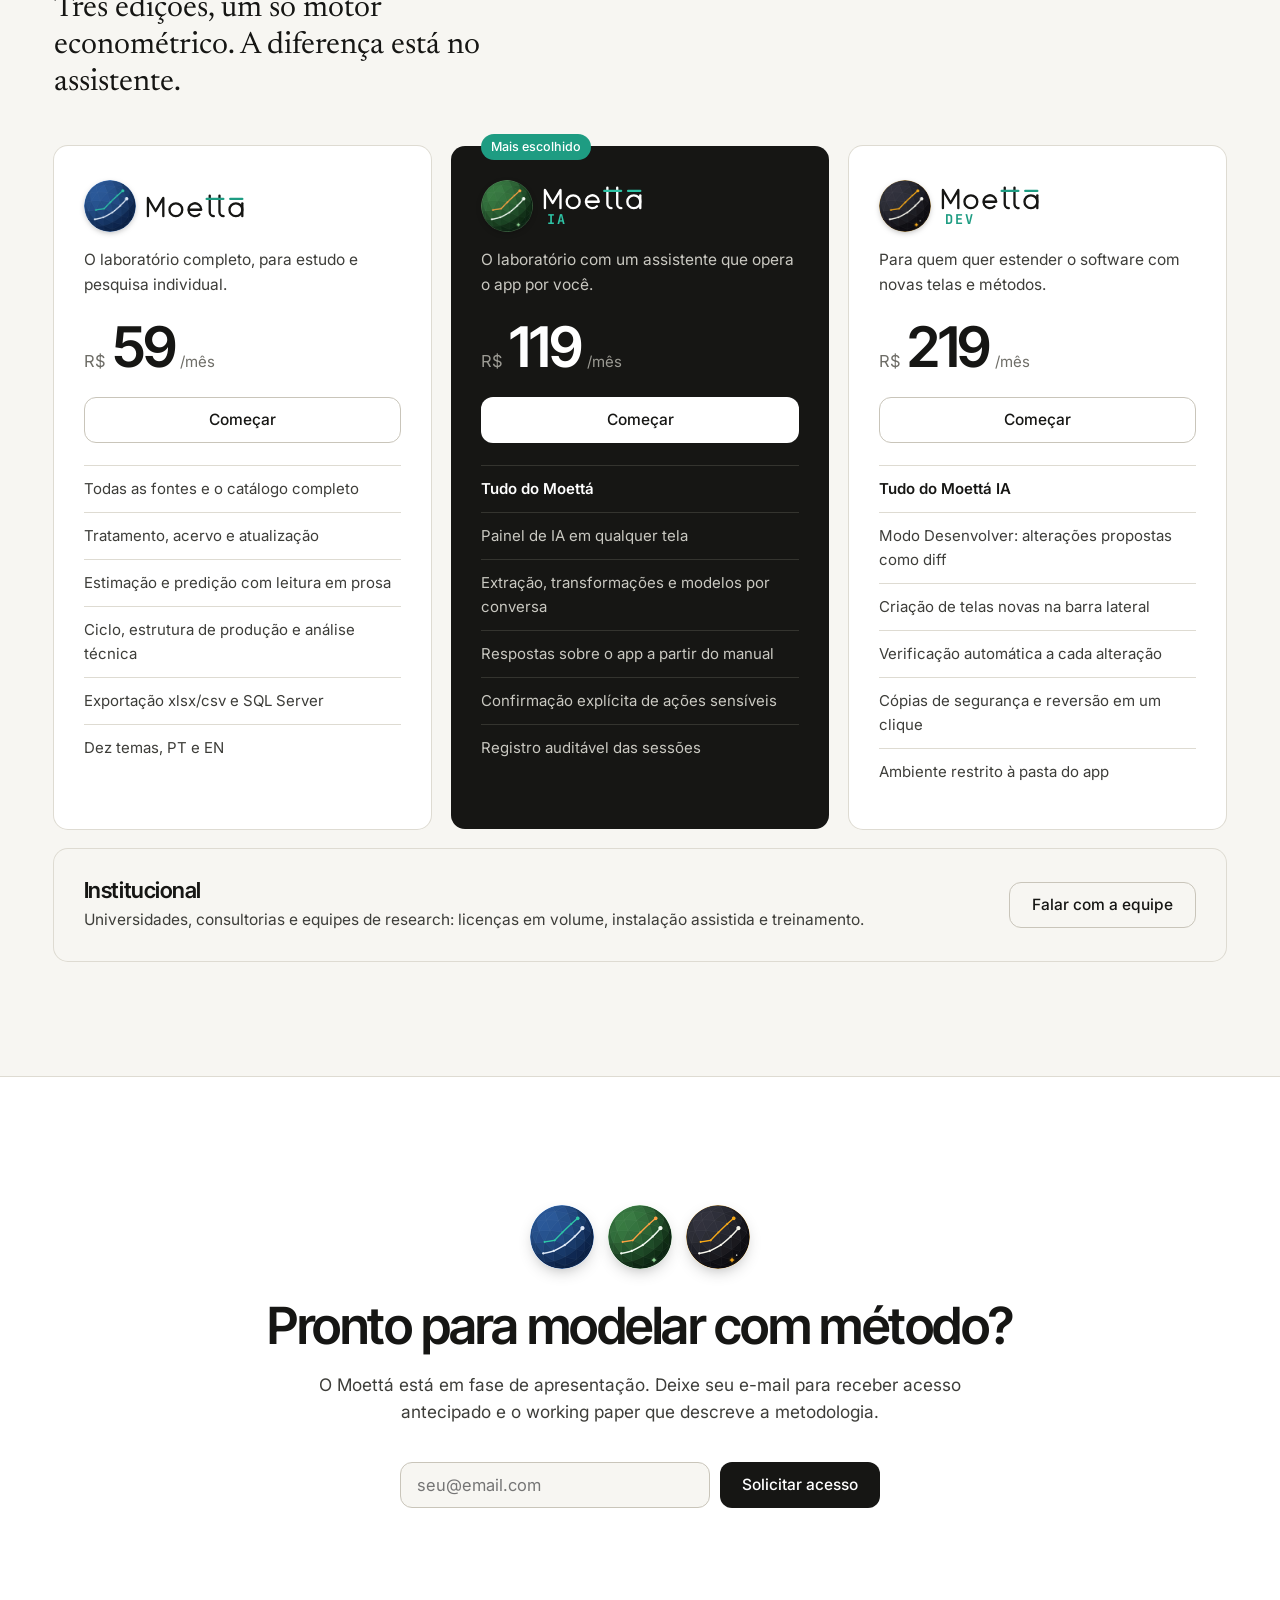
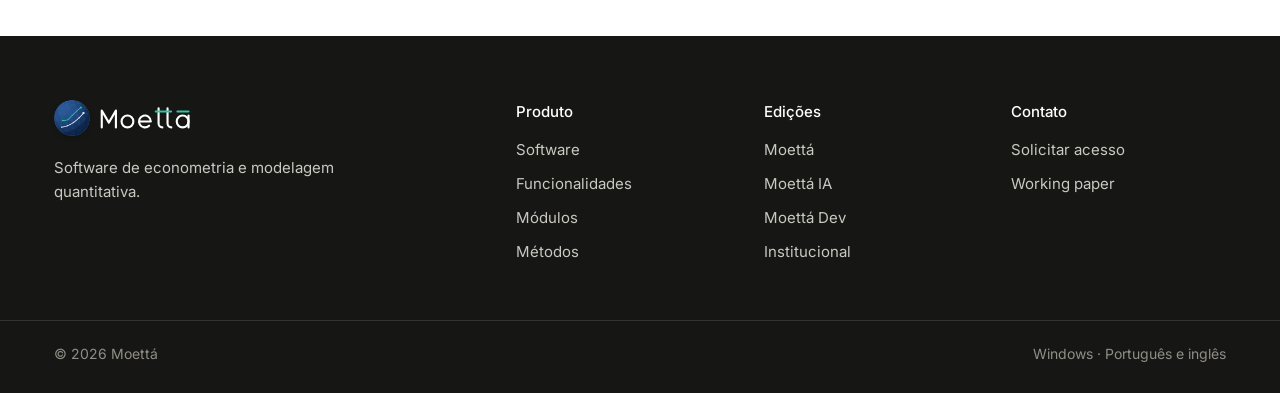
<file: _captura/index_original_caminhos_absolutos.html>
<!doctype html>
<html lang="pt-BR">
<head>
  <meta charset="utf-8">
  <meta name="viewport" content="width=device-width, initial-scale=1">
  <title>Moettá — Econometria e modelagem quantitativa</title>
  <meta name="description" content="Moettá é um software de econometria e modelagem quantitativa: extração de dados oficiais, tratamento, estimação, predição e leitura dos resultados em prosa, numa janela nativa.">
  <meta name="theme-color" content="#F7F6F2">
  <meta property="og:title" content="Moettá — Econometria e modelagem quantitativa">
  <meta property="og:description" content="Do dado oficial à leitura do resultado. Extração, tratamento, estimação e predição num só lugar.">
  <meta property="og:image" content="/assets/img/previsao.webp">
  <link rel="icon" href="/assets/marca/favicon.ico" sizes="any">
  <link rel="icon" href="/assets/marca/moetta-128.png" type="image/png">
  <link rel="apple-touch-icon" href="/assets/marca/moetta-512.png">
  <link rel="preconnect" href="https://fonts.googleapis.com">
  <link rel="preconnect" href="https://fonts.gstatic.com" crossorigin>
  <link href="https://fonts.googleapis.com/css2?family=Inter+Tight:wght@500;600;700&family=Inter:wght@400;500&family=JetBrains+Mono:wght@700&family=Newsreader:ital,opsz,wght@0,6..72,400;1,6..72,400&display=swap" rel="stylesheet">
  <link rel="stylesheet" href="/styles.css?v=3">
</head>
<body>

<!-- ================= NAV ================= -->
<header class="nav" id="topo">
  <div class="wrap nav__inner">
    <nav class="nav__left" aria-label="Seções">
      <a class="pill" href="#software">Software</a>
      <a class="pill" href="#funcionalidades">Funcionalidades</a>
      <a class="pill" href="#modulos">Módulos</a>
      <a class="pill" href="#metodos">Métodos</a>
    </nav>
    <a href="#topo" class="lockup lockup--nav" aria-label="Moettá, início">
      <img class="lockup__logo" src="/assets/marca/moetta-128.png" alt="" width="40" height="40">
      <img class="lockup__nome" src="/assets/marca/moetta-nome.svg" alt="Moettá" width="115" height="30">
    </a>
    <div class="nav__right">
      <a class="pill" href="#planos">Planos</a>
      <a class="pill pill--dark" href="#contato">Solicitar acesso</a>
      <button class="icon-btn nav__toggle" aria-label="Abrir menu" aria-expanded="false">
        <svg width="18" height="18" viewBox="0 0 18 18" aria-hidden="true"><path d="M2 5h14M2 9h14M2 13h9" stroke="currentColor" stroke-width="1.5" stroke-linecap="round"/></svg>
      </button>
    </div>
  </div>
  <div class="drawer" hidden>
    <div class="wrap drawer__inner">
      <a href="#software">Software</a><a href="#funcionalidades">Funcionalidades</a><a href="#modulos">Módulos</a>
      <a href="#metodos">Métodos</a><a href="#ia">Assistente</a><a href="#planos">Planos</a><a href="#contato">Solicitar acesso</a>
    </div>
  </div>
</header>

<main>

<!-- ================= DESTAQUES (grade editorial) ================= -->
<section class="lead wrap">
  <div class="rowhead">
    <h2 class="rowhead__title">Em destaque</h2>
    <p class="rowhead__meta">Novembro de 2026</p>
  </div>

  <div class="lead__grid">
    <!-- coluna esquerda -->
    <div class="lead__col">
      <article class="story">
        <p class="meta"><span class="tag">Inflação</span><span>Expectativas do mercado</span></p>
        <button class="story__img" data-lightbox data-src="/assets/img/expectativas.webp" aria-label="Ampliar tela das expectativas de inflação">
          <img src="/assets/img/c-expectativas.webp" alt="Expectativas Focus para o IPCA desenhadas no ano a que se referem, até 2030" width="1093" height="565">
        </button>
        <h3>O que o mercado espera para a inflação, até 2030</h3>
        <p>As projeções do boletim Focus, do Banco Central, desenhadas no ano a que se referem — com a data em que cada uma foi feita.</p>
      </article>
      <article class="story story--rule">
        <p class="meta"><span class="tag">Dados</span><span>Direto da fonte</span></p>
        <h3>Banco Central, IBGE e B3 em um clique, sem baixar planilha</h3>
      </article>
    </div>

    <!-- coluna central -->
    <div class="lead__col lead__col--main">
      <p class="meta"><span class="tag">Moettá</span><span>Econometria para quem quer entender a economia</span></p>
      <button class="feature-shot" data-lightbox data-src="/assets/img/previsao.webp" aria-label="Ampliar tela de predição">
        <img src="/assets/img/previsao.webp" alt="Tela de Predição do Moettá: previsão do IPCA mensal para os próximos 12 meses, com intervalo de 95%" width="1900" height="1055" fetchpriority="high">
      </button>
      <h1>Entenda a economia com dados oficiais — e respostas claras.</h1>
      <p class="lede">Inflação, juros, câmbio, crédito, atividade. O Moettá busca as séries no Banco Central, no IBGE e na B3, desenha os gráficos, projeta os próximos meses e explica cada resultado em português. Do estudante ao economista.</p>
      <div class="actions">
        <a href="#contato" class="btn btn--dark">Solicitar acesso</a>
        <a href="#funcionalidades" class="btn btn--line">Ver o software</a>
      </div>
    </div>

    <!-- coluna direita -->
    <div class="lead__col">
      <article class="story">
        <p class="meta"><span class="tag">Juros</span><span>Desde o Plano Real</span></p>
        <button class="story__img" data-lightbox data-src="/assets/img/series.webp" aria-label="Ampliar tela de Selic e inflação">
          <img src="/assets/img/c-series.webp" alt="Selic meta e inflação de preços livres em 12 meses, de 1996 a 2026" width="1093" height="795">
        </button>
        <h3 class="h3--lg">Selic e inflação, trinta anos num só gráfico</h3>
      </article>
      <article class="story story--rule">
        <p class="meta"><span class="tag">Previsão</span><span>Próximos 12 meses</span></p>
        <h3 class="h3--lg">Para onde vai o IPCA?</h3>
        <p>Modelos testados contra o que de fato aconteceu: o app mostra o erro de cada previsão antes de você confiar nela.</p>
      </article>
      <article class="story story--rule">
        <p class="meta"><span class="tag">Assistente</span><span>Moettá IA</span></p>
        <h3 class="h3--lg">Pergunte em português. Receba o gráfico.</h3>
      </article>
    </div>
  </div>

  <dl class="figures">
    <div><dt>30 anos</dt><dd>de dados mensais do Plano Real até hoje</dd></div>
    <div><dt>110+</dt><dd>séries prontas: inflação, juros, câmbio, crédito, bolsa</dd></div>
    <div><dt>1 clique</dt><dd>para atualizar a base inteira com os dados mais recentes</dd></div>
    <div><dt>PT · EN</dt><dd>interface e leituras em português e inglês</dd></div>
  </dl>
</section>

<!-- ================= PARA QUEM ================= -->
<section class="audience wrap">
  <div class="rowhead">
    <h2 class="rowhead__title">Para quem</h2>
    <p class="rowhead__meta">Do primeiro gráfico ao modelo publicado</p>
  </div>
  <div class="audience__grid">
    <article><h3>Estudantes</h3><p>Monte a base do TCC ou da dissertação em minutos, com as fontes citáveis e cada passo registrado.</p></article>
    <article><h3>Professores</h3><p>Mostre em sala o que a regressão diz e o que ela não diz, com leituras escritas ao lado de cada tabela.</p></article>
    <article><h3>Analistas e economistas</h3><p>VAR, VECM, ARIMA, regimes, previsão fora da amostra: o arsenal do dia a dia, sem escrever código.</p></article>
    <article><h3>Jornalistas e curiosos</h3><p>Inflação, juros e câmbio desde 1996, direto do Banco Central e do IBGE, num gráfico que você mesmo monta.</p></article>
  </div>
</section>

<!-- ================= SOFTWARE ================= -->
<section class="section wrap" id="software">
  <div class="rowhead">
    <h2 class="rowhead__title">O software</h2>
    <p class="rowhead__meta">Windows · PT / EN · sem servidor</p>
  </div>
  <div class="statement">
    <p class="statement__big">Um laboratório econométrico completo que percorre o ciclo inteiro de um estudo quantitativo — <em>busca os dados, trata, deriva, estima, prevê e avalia</em> — no seu computador.</p>
    <div class="principles">
      <article>
        <span class="num">01</span>
        <h3>O motor calcula, a interface desenha</h3>
        <p>Cálculo e interface vivem separados. Todo número vem de rotinas auditáveis sobre statsmodels, scipy e scikit-learn.</p>
      </article>
      <article>
        <span class="num">02</span>
        <h3>Reprodutível por construção</h3>
        <p>Transformações e fórmulas viajam nos metadados da base. Ao atualizar, cada coluna derivada é recalculada a partir da origem.</p>
      </article>
      <article>
        <span class="num">03</span>
        <h3>Verificado a cada mudança</h3>
        <p>Uma bateria de testes confere o motor e registra a impressão digital do código; o app avisa quando algo mudou.</p>
      </article>
    </div>
  </div>

  <ol class="flow" aria-label="Fluxo de trabalho">
    <li><span>Dados</span>Extração</li>
    <li>Tratamento</li>
    <li>Acervo</li>
    <li>Atualização</li>
    <li><span>Análise</span>Visualização</li>
    <li>Estimação</li>
    <li>Predição</li>
  </ol>
</section>

<!-- ================= FUNCIONALIDADES ================= -->
<section class="section section--tint" id="funcionalidades">
  <div class="wrap">
    <div class="rowhead">
      <h2 class="rowhead__title">Funcionalidades</h2>
      <p class="rowhead__meta">Capturas da versão atual, com dados reais de 1996 a 2026</p>
    </div>

    <div class="tabs" role="tablist" aria-label="Telas do software">
      <button role="tab" aria-selected="true" data-img="regressao" data-cap="Regressão com erros HC3 ou HAC (Newey-West), VIF, Ljung-Box, Jarque-Bera, Breusch-Pagan e Durbin-Watson, num só painel.">Regressão</button>
      <button role="tab" aria-selected="false" data-img="leitura" data-cap="A mesma regressão, lida em prosa: o que cada coeficiente diz, com que confiança, e o que a amostra não permite afirmar.">Leitura em prosa</button>
      <button role="tab" aria-selected="false" data-img="previsao" data-cap="Previsão SARIMA com intervalo, trecho de teste e métricas fora da amostra: RMSE, MAE, U de Theil e cobertura.">Predição</button>
      <button role="tab" aria-selected="false" data-img="modelo-proprio" data-cap="Escreva o modelo com fórmulas — lag(), diff(), log(), interações — e avalie-o um passo à frente contra o passeio aleatório.">Modelo próprio</button>
      <button role="tab" aria-selected="false" data-img="regimes" data-cap="Mudança de regime de Markov: a série com o regime dominante e as probabilidades suavizadas de cada estado.">Regimes de Markov</button>
      <button role="tab" aria-selected="false" data-img="series" data-cap="Séries no tempo com eixo secundário, painéis separados, zoom por retângulo e cursor com valores.">Séries</button>
      <button role="tab" aria-selected="false" data-img="analise-tecnica" data-cap="Velas mensais, médias, Bollinger, MACD, RSI, ATR e ADX, com leitura técnica da última observação.">Análise técnica</button>
      <button role="tab" aria-selected="false" data-img="componentes" data-cap="Componentes principais com variância explicada, cargas, componentes no tempo e gravação dos fatores no acervo.">Componentes principais</button>
      <button role="tab" aria-selected="false" data-img="extracao" data-cap="Catálogo agrupado por tema, com pesquisa por nome, código, fonte ou tema, e prazos da curva DI à escolha.">Extração</button>
    </div>

    <figure class="stage">
      <button class="frame" data-lightbox aria-label="Ampliar imagem">
        <img class="js-stage-img" src="/assets/img/regressao.webp" alt="Tela do Moettá: Regressão" width="1900" height="1055" loading="lazy">
      </button>
      <figcaption>
        <span class="js-stage-title">Regressão</span>
        <span class="js-stage-cap">Regressão com erros HC3 ou HAC (Newey-West), VIF, Ljung-Box, Jarque-Bera, Breusch-Pagan e Durbin-Watson, num só painel.</span>
      </figcaption>
    </figure>
  </div>
</section>

<!-- ================= EM DETALHE ================= -->
<section class="section wrap">
  <div class="rowhead">
    <h2 class="rowhead__title">Em detalhe</h2>
    <p class="rowhead__meta">Gráficos desenhados pelo próprio app, sem bibliotecas externas</p>
  </div>
  <div class="cards">
    <article class="card">
      <button class="card__img" data-lightbox data-src="/assets/img/correlacao.webp" aria-label="Ampliar"><img src="/assets/img/c-correlacao.webp" alt="Matriz de correlação de seis séries" loading="lazy" width="1093" height="760"></button>
      <p class="meta"><span class="tag">Visualização</span><span>Correlação</span></p>
      <h3>Pearson e Spearman, com o alerta certo</h3>
      <p>A leitura lembra que correlação em nível não é relação econômica antes do diagnóstico de estacionariedade.</p>
    </article>
    <article class="card">
      <button class="card__img" data-lightbox data-src="/assets/img/regimes.webp" aria-label="Ampliar"><img src="/assets/img/c-regimes.webp" alt="Regimes de Markov no crescimento do saldo de crédito" loading="lazy" width="1070" height="725"></button>
      <p class="meta"><span class="tag">Estimação</span><span>Regimes</span></p>
      <h3>Ciclos de crédito, datados pelo modelo</h3>
      <p>Dois regimes no crescimento do saldo de crédito, com as probabilidades de cada mês.</p>
    </article>
    <article class="card">
      <button class="card__img" data-lightbox data-src="/assets/img/analise-tecnica.webp" aria-label="Ampliar"><img src="/assets/img/c-tecnica.webp" alt="Análise técnica do Ibovespa com MACD e RSI" loading="lazy" width="1083" height="690"></button>
      <p class="meta"><span class="tag">Visualização</span><span>Análise técnica</span></p>
      <h3>Ibovespa em velas mensais, com MACD e RSI</h3>
      <p>Indicadores gravados no acervo e recalculados a cada atualização.</p>
    </article>
    <article class="card">
      <button class="card__img" data-lightbox data-src="/assets/img/triangulo.webp" aria-label="Ampliar"><img src="/assets/img/c-triangulo.webp" alt="Estrutura de produção por estágio, 01/2012 contra 12/2019" loading="lazy" width="1091" height="745"></button>
      <p class="meta"><span class="tag">Ciclo e estrutura</span><span>Triângulo de Hayek</span></p>
      <h3>A estrutura de produção, comparada em duas datas</h3>
      <p>Dos bens de capital aos não duráveis, a partir dos índices de produção por categoria de uso do IBGE.</p>
    </article>
    <article class="card">
      <button class="card__img" data-lightbox data-src="/assets/img/leitura.webp" aria-label="Ampliar"><img src="/assets/img/c-leitura.webp" alt="Leitura em prosa de uma regressão" loading="lazy" width="1062" height="683"></button>
      <p class="meta"><span class="tag">Estimação</span><span>Leitura</span></p>
      <h3>Um parecer técnico ao lado de cada tabela</h3>
      <p>Coeficientes, significância e limites da amostra, explicados em português ou inglês.</p>
    </article>
    <article class="card">
      <button class="card__img" data-lightbox data-src="/assets/img/modelo-proprio.webp" aria-label="Ampliar"><img src="/assets/img/c-proprio.webp" alt="Previsão um passo à frente contra o passeio aleatório" loading="lazy" width="1007" height="363"></button>
      <p class="meta"><span class="tag">Estimação</span><span>Modelo próprio</span></p>
      <h3>Seu modelo contra o passeio aleatório</h3>
      <p>Previsão genuína fora da amostra, com lag() garantindo que nada do futuro entra no ajuste.</p>
    </article>
  </div>
</section>

<!-- ================= MÓDULOS ================= -->
<section class="section section--tint" id="modulos">
  <div class="wrap">
    <div class="rowhead">
      <h2 class="rowhead__title">Módulos</h2>
      <p class="rowhead__meta">Dez telas, na ordem de um estudo</p>
    </div>
    <div class="modules">
      <div class="modules__col">
        <p class="modules__label">Dados</p>
        <div class="mod"><h3>Extração</h3><p>SGS e Focus (BCB), SIDRA (IBGE), curva DI da B3 de 1 mês a 10 anos, FRED e Yahoo Finance: atividade, crédito, juros, câmbio, commodities, bolsas e criptoativos.</p></div>
        <div class="mod"><h3>Tratamento</h3><p>Redução ao mês, Focus por horizonte, ajuste sazonal X-13ARIMA-SEATS com STL de reserva, interpolação, defasagens e recorte, guardados em presets.</p></div>
        <div class="mod"><h3>Acervo</h3><p>Cobertura, transformações, operações por fórmula, juros reais, hiato e dispersão, renomeação, exportação e versões no SQL Server.</p></div>
        <div class="mod"><h3>Atualização</h3><p>Reconhece a origem de cada coluna, derivada ou não, e a recalcula com os dados mais recentes.</p></div>
      </div>
      <div class="modules__col">
        <p class="modules__label">Análise</p>
        <div class="mod"><h3>Visualização</h3><p>Séries, correlação, análise técnica, fases do ciclo e triângulo de Hayek. Expectativas desenhadas na data-alvo.</p></div>
        <div class="mod"><h3>Estimação</h3><p>Diagnóstico, regressão, cointegração, VAR, VECM, ARIMA/SARIMA, componentes principais, seleção de variáveis, projeções locais, Granger, ARDL, regimes de Markov e modelo próprio.</p></div>
        <div class="mod"><h3>Predição</h3><p>AR/ARIMA/SARIMA, regressão, regularizada, VAR/VECM, fatores e eventos por Probit/Logit, com comparação fora da amostra.</p></div>
      </div>
      <div class="modules__col">
        <p class="modules__label">Sistema e ajuda</p>
        <div class="mod"><h3>Configuração</h3><p>Presets, X-13, configurações salvas, repositório, banco de dados, assistente e aparência: dez temas, fontes e idioma.</p></div>
        <div class="mod"><h3>Verificação</h3><p>Bateria de testes do motor com impressão digital do código e registro da última verificação aprovada.</p></div>
        <div class="mod"><h3>Manual</h3><p>Dez seções com pesquisa: fontes, fluxo, guia dos modelos, interpretações comentadas, glossário e armadilhas comuns.</p></div>
      </div>
    </div>
  </div>
</section>

<!-- ================= MÉTODOS ================= -->
<section class="section wrap" id="metodos">
  <div class="rowhead">
    <h2 class="rowhead__title">Métodos</h2>
    <p class="rowhead__meta">Com os diagnósticos que os acompanham por padrão</p>
  </div>
  <div class="spec">
    <div class="spec__row"><span>Estacionariedade</span><p>ADF, KPSS, ordem de integração, ACF e PACF</p></div>
    <div class="spec__row"><span>Regressão</span><p>MQO com erros HC3 e HAC, VIF, diagnóstico de resíduos</p></div>
    <div class="spec__row"><span>Cointegração</span><p>Engle-Granger, Johansen, VECM</p></div>
    <div class="spec__row"><span>Sistemas</span><p>VAR com seleção de defasagens, impulso-resposta, FEVD, Granger, estabilidade</p></div>
    <div class="spec__row"><span>Univariados</span><p>ARMA, ARIMA, SARIMA com sugestão automática de ordem</p></div>
    <div class="spec__row"><span>Dinâmicos</span><p>ARDL com curto e longo prazo, projeções locais, regimes de Markov</p></div>
    <div class="spec__row"><span>Fatores e seleção</span><p>PCA, LASSO, Ridge, rede elástica com validação temporal, seleção por estabilidade</p></div>
    <div class="spec__row"><span>Eventos</span><p>Probit e Logit para a probabilidade de eventos definidos pelo usuário</p></div>
    <div class="spec__row"><span>Avaliação</span><p>RMSE, MAE, U de Theil, cobertura de intervalos, Diebold-Mariano</p></div>
    <div class="spec__row"><span>Ciclo e estrutura</span><p>Hiato de juros, razão entre estágios, dispersão de preços relativos, fases do ciclo, triângulo de Hayek</p></div>
    <div class="spec__row"><span>Técnica</span><p>Médias móveis, MACD, RSI, Bollinger, ATR, ADX</p></div>
  </div>
</section>

<!-- ================= IA ================= -->
<section class="section section--tint" id="ia">
  <div class="wrap">
    <div class="rowhead">
      <h2 class="rowhead__title">Assistente</h2>
      <p class="rowhead__meta">Moettá IA e Moettá Dev</p>
    </div>
    <div class="ia">
      <div>
        <h3 class="display">O modelo de linguagem propõe. O motor calcula.</h3>
        <p class="lede">Um painel de conversa acompanha qualquer tela. Peça uma extração, um teste de raiz unitária ou uma previsão: o assistente chama as ferramentas do próprio app, e cada chamada aparece no chat com parâmetros e resultado.</p>
        <ul class="checks">
          <li>Nenhum número é produzido pelo modelo de linguagem — todos vêm do motor.</li>
          <li>Ações que gravam, apagam ou substituem dados pedem confirmação.</li>
          <li>Só nomes de séries, metadados e resumos são enviados; a base não sai do computador.</li>
          <li>Registro de cada conversa, com a versão do motor e os dados de entrada.</li>
        </ul>
      </div>
      <div class="ia__side">
        <div class="chat">
          <p class="chat__me">Teste se o IPCA mensal é estacionário e, se for, estime um ARIMA.</p>
          <div class="chat__tool"><code>testar_raiz_unitaria</code><b>ok</b><small>ipca_var_mensal_pct · ADF e KPSS</small></div>
          <div class="chat__tool"><code>estimar_arima</code><b>ok</b><small>ordem sugerida por AIC · resíduos diagnosticados</small></div>
          <p class="chat__ai">Os dois testes apontam a série como estacionária em nível. O ARIMA escolhido deixa resíduos sem autocorrelação significativa (Ljung-Box)…</p>
        </div>
        <div class="dev">
          <p class="meta"><span class="tag tag--gold">Moettá Dev</span><span>Modo Desenvolver</span></p>
          <p>O assistente propõe alterações no código do próprio app como um diff. Nada é gravado sem o seu clique; a bateria de testes roda a cada mudança e tudo se reverte em um clique.</p>
        </div>
      </div>
    </div>
  </div>
</section>

<!-- ================= PLANOS ================= -->
<section class="section wrap" id="planos">
  <div class="rowhead">
    <h2 class="rowhead__title">Planos</h2>
    <div class="billing" role="group" aria-label="Período de cobrança">
      <button class="is-on" data-billing="mensal">Mensal</button>
      <button data-billing="anual">Anual · −20%</button>
    </div>
  </div>
  <p class="plans__intro">Três edições, um só motor econométrico. A diferença está no assistente.</p>

  <div class="plans">
    <article class="plan">
      <h3 class="lockup lockup--plan">
        <img class="lockup__logo" src="/assets/marca/moetta-128.png" alt="" width="52" height="52">
        <span class="lockup__txt"><img class="lockup__nome" src="/assets/marca/moetta-nome.svg" alt="Moettá" width="115" height="30"></span>
      </h3>
      <p class="plan__desc">O laboratório completo, para estudo e pesquisa individual.</p>
      <p class="plan__price"><span class="cur">R$</span><span class="js-price" data-m="59" data-a="47">59</span><span class="per">/mês</span></p>
      <a href="#contato" class="btn btn--line btn--block">Começar</a>
      <ul>
        <li>Todas as fontes e o catálogo completo</li>
        <li>Tratamento, acervo e atualização</li>
        <li>Estimação e predição com leitura em prosa</li>
        <li>Ciclo, estrutura de produção e análise técnica</li>
        <li>Exportação xlsx/csv e SQL Server</li>
        <li>Dez temas, PT e EN</li>
      </ul>
    </article>
    <article class="plan plan--featured">
      <p class="plan__flag">Mais escolhido</p>
      <h3 class="lockup lockup--plan">
        <img class="lockup__logo" src="/assets/marca/moetta-ia-128.png" alt="" width="52" height="52">
        <span class="lockup__txt"><img class="lockup__nome" src="/assets/marca/moetta-nome-claro.svg" alt="Moettá" width="100" height="26"><b class="lockup__suf lockup__suf--claro">IA</b></span>
      </h3>
      <p class="plan__desc">O laboratório com um assistente que opera o app por você.</p>
      <p class="plan__price"><span class="cur">R$</span><span class="js-price" data-m="119" data-a="95">119</span><span class="per">/mês</span></p>
      <a href="#contato" class="btn btn--light btn--block">Começar</a>
      <ul>
        <li><strong>Tudo do Moettá</strong></li>
        <li>Painel de IA em qualquer tela</li>
        <li>Extração, transformações e modelos por conversa</li>
        <li>Respostas sobre o app a partir do manual</li>
        <li>Confirmação explícita de ações sensíveis</li>
        <li>Registro auditável das sessões</li>
      </ul>
    </article>
    <article class="plan">
      <h3 class="lockup lockup--plan">
        <img class="lockup__logo" src="/assets/marca/moetta-dev-128.png" alt="" width="52" height="52">
        <span class="lockup__txt"><img class="lockup__nome" src="/assets/marca/moetta-nome.svg" alt="Moettá" width="100" height="26"><b class="lockup__suf">Dev</b></span>
      </h3>
      <p class="plan__desc">Para quem quer estender o software com novas telas e métodos.</p>
      <p class="plan__price"><span class="cur">R$</span><span class="js-price" data-m="219" data-a="175">219</span><span class="per">/mês</span></p>
      <a href="#contato" class="btn btn--line btn--block">Começar</a>
      <ul>
        <li><strong>Tudo do Moettá IA</strong></li>
        <li>Modo Desenvolver: alterações propostas como diff</li>
        <li>Criação de telas novas na barra lateral</li>
        <li>Verificação automática a cada alteração</li>
        <li>Cópias de segurança e reversão em um clique</li>
        <li>Ambiente restrito à pasta do app</li>
      </ul>
    </article>
  </div>

  <div class="institutional">
    <div>
      <h3>Institucional</h3>
      <p>Universidades, consultorias e equipes de research: licenças em volume, instalação assistida e treinamento.</p>
    </div>
    <a href="#contato" class="btn btn--line">Falar com a equipe</a>
  </div>
</section>

<!-- ================= CONTATO ================= -->
<section class="cta" id="contato">
  <div class="wrap cta__inner">
    <div class="editions" aria-label="As três edições do Moettá">
      <img src="/assets/marca/moetta-128.png" alt="Moettá" width="64" height="64">
      <img src="/assets/marca/moetta-ia-128.png" alt="Moettá IA" width="64" height="64">
      <img src="/assets/marca/moetta-dev-128.png" alt="Moettá Dev" width="64" height="64">
    </div>
    <h2>Pronto para modelar com método?</h2>
    <p class="lede">O Moettá está em fase de apresentação. Deixe seu e-mail para receber acesso antecipado e o working paper que descreve a metodologia.</p>
    <form class="cta__form" onsubmit="event.preventDefault(); this.classList.add('is-sent');">
      <label class="sr-only" for="email">E-mail</label>
      <input id="email" type="email" placeholder="seu@email.com" required>
      <button class="btn btn--dark" type="submit">Solicitar acesso</button>
      <p class="cta__thanks">Obrigado. Entraremos em contato em breve.</p>
    </form>
  </div>
</section>

</main>

<footer class="footer">
  <div class="wrap footer__grid">
    <div>
      <a href="#topo" class="lockup lockup--foot" aria-label="Moettá, início"><img class="lockup__logo" src="/assets/marca/moetta-128.png" alt="" width="36" height="36"><img class="lockup__nome" src="/assets/marca/moetta-nome-claro.svg" alt="Moettá" width="92" height="24"></a>
      <p class="footer__note">Software de econometria e modelagem quantitativa.</p>
    </div>
    <div><p class="footer__h">Produto</p><a href="#software">Software</a><a href="#funcionalidades">Funcionalidades</a><a href="#modulos">Módulos</a><a href="#metodos">Métodos</a></div>
    <div><p class="footer__h">Edições</p><a href="#planos">Moettá</a><a href="#planos">Moettá IA</a><a href="#planos">Moettá Dev</a><a href="#planos">Institucional</a></div>
    <div><p class="footer__h">Contato</p><a href="#contato">Solicitar acesso</a><a href="#contato">Working paper</a></div>
  </div>
  <div class="wrap footer__base"><span>© 2026 Moettá</span><span>Windows · Português e inglês</span></div>
</footer>

<div class="lightbox" hidden>
  <button class="lightbox__close" aria-label="Fechar">×</button>
  <img alt="">
</div>

<script src="/main.js?v=3" defer></script>
</body>
</html>
</file>
<file: styles.css>
/* ==========================================================
   Moettá — site institucional (tema claro editorial)
   Fundo off-white quente, texto quase preto, filetes finos.
   Acentos da marca: azul do símbolo e verde-água da linha.
   ========================================================== */

:root {
  --bg: #F7F6F2;
  --bg-tint: #EFEDE6;
  --paper: #FFFFFF;
  --ink: #161614;
  --ink-2: #3D3D39;
  --muted: #6E6D67;
  --rule: #DEDBD2;
  --rule-strong: #C9C5BA;
  --pill: #ECEAE3;
  --pill-hover: #E2DFD6;
  --blue: #0F4C81;
  --teal: #1E9C82;
  --gold: #D89A12;

  --sans: "Inter", system-ui, -apple-system, "Segoe UI", sans-serif;
  --head: "Inter Tight", "Inter", system-ui, sans-serif;
  --serif: "Newsreader", Georgia, "Times New Roman", serif;

  --wrap: 1360px;
  --gutter: clamp(16px, 4.2vw, 72px);
  --ease: cubic-bezier(.2, .7, .2, 1);
}

*, *::before, *::after { box-sizing: border-box; }
html { scroll-behavior: smooth; -webkit-text-size-adjust: 100%; scroll-padding-top: 96px; }
body {
  margin: 0; background: var(--bg); color: var(--ink);
  font: 400 16.5px/1.6 var(--sans); -webkit-font-smoothing: antialiased; overflow-x: hidden;
}
img { display: block; max-width: 100%; height: auto; }
a { color: inherit; text-decoration: none; }
button { font: inherit; color: inherit; background: none; border: 0; padding: 0; cursor: pointer; }
::selection { background: #CFE3F4; }
.sr-only { position: absolute; width: 1px; height: 1px; overflow: hidden; clip: rect(0 0 0 0); }
:focus-visible { outline: 2px solid var(--blue); outline-offset: 3px; border-radius: 6px; }

.wrap { width: 100%; max-width: var(--wrap); margin: 0 auto; padding: 0 var(--gutter); }

h1, h2, h3 { margin: 0; font-family: var(--head); font-weight: 600; letter-spacing: -.02em; color: var(--ink); }
h1 { font-size: clamp(38px, 4.6vw, 64px); line-height: 1.02; letter-spacing: -.03em; }
h3 { font-size: 20px; line-height: 1.22; }
.h3--lg { font-size: clamp(22px, 2vw, 28px); line-height: 1.14; }
p { margin: 0; }
.lede { font-size: clamp(17px, 1.35vw, 19px); line-height: 1.55; color: var(--ink-2); max-width: 62ch; }

/* ---------- pílulas e botões ---------- */
.pill {
  display: inline-flex; align-items: center; height: 36px; padding: 0 18px; border-radius: 999px;
  background: transparent; border: 1px solid var(--rule); font-size: 15px; color: var(--ink-2);
  transition: background .2s, border-color .2s, color .2s; white-space: nowrap;
}
.pill:hover { background: var(--pill); border-color: var(--pill); color: var(--ink); }
.pill--dark { background: var(--ink); border-color: var(--ink); color: #fff; }
.pill--dark:hover { background: #2D2D2A; border-color: #2D2D2A; color: #fff; }
.icon-btn {
  display: inline-grid; place-items: center; width: 36px; height: 36px; border-radius: 10px;
  border: 1px solid var(--rule); color: var(--ink-2);
}
.icon-btn:hover { background: var(--pill); }

.btn {
  display: inline-flex; align-items: center; justify-content: center; height: 46px; padding: 0 22px;
  border-radius: 12px; font-size: 15.5px; font-weight: 500; white-space: nowrap;
  transition: background .2s, border-color .2s, color .2s;
}
.btn--dark { background: var(--ink); color: #fff; }
.btn--dark:hover { background: #2D2D2A; }
.btn--line { border: 1px solid var(--rule-strong); color: var(--ink); }
.btn--line:hover { background: var(--pill); border-color: var(--pill); }
.btn--light { background: #fff; color: var(--ink); }
.btn--light:hover { background: #E9F3EF; }
.btn--block { width: 100%; }

/* ---------- metadados ---------- */
.meta { display: flex; align-items: center; flex-wrap: wrap; gap: 6px 14px; font-size: 15px; color: var(--muted); margin-bottom: 16px; }
.tag {
  display: inline-flex; align-items: center; height: 24px; padding: 0 11px; border-radius: 999px;
  background: var(--pill); color: var(--ink-2); font-size: 13px; font-weight: 500;
}
.tag--gold { background: #F6E7C2; color: #7A5600; }

/* ---------- navegação ---------- */
.nav { position: sticky; top: 0; z-index: 40; background: rgba(247, 246, 242, .92); backdrop-filter: saturate(1.2) blur(10px); }
.nav::before { content: ""; position: absolute; inset: 0 0 auto; height: 6px; background: var(--ink); }
.nav__inner { position: relative; display: grid; grid-template-columns: 1fr auto 1fr; align-items: center; gap: 20px; height: 104px; padding-top: 6px; }
.nav__left { display: flex; gap: 8px; }
.nav__right { display: flex; gap: 8px; justify-content: flex-end; align-items: center; }
.nav.is-scrolled { box-shadow: 0 1px 0 var(--rule); }
.nav__left .pill[aria-current="page"] { background: var(--pill); border-color: var(--rule-strong); color: var(--ink); }
.drawer__inner a[aria-current="page"] { color: var(--teal); }
/* idioma */
.lang { display: inline-flex; height: 36px; padding: 3px; border: 1px solid var(--rule); border-radius: 999px; margin-right: 4px; }
.lang a { display: inline-grid; place-items: center; min-width: 34px; padding: 0 8px; border-radius: 999px; font-size: 13px; font-weight: 600; letter-spacing: .04em; color: var(--muted); transition: background .2s, color .2s; }
.lang a:hover { color: var(--ink); }
.lang a[aria-current="true"] { background: var(--ink); color: #fff; }

/* ---------- páginas ---------- */
.js .page { display: none; }
.js .page.is-active { display: block; animation: page-in .45s var(--ease); }
@keyframes page-in { from { opacity: 0; transform: translateY(8px); } to { opacity: 1; transform: none; } }
.pager { display: grid; grid-template-columns: 1fr 1fr; gap: 20px; padding-top: 28px; padding-bottom: 28px; }
.pager a { display: grid; gap: 4px; padding: 20px 24px; border: 1px solid var(--rule); border-radius: 14px; font-family: var(--head); font-size: 22px; font-weight: 600; color: var(--ink); transition: background .2s, border-color .2s; }
.pager a:hover { background: var(--pill); border-color: var(--pill); }
.pager small { font-family: var(--sans); font-size: 13.5px; font-weight: 500; color: var(--muted); }
.pager__next { text-align: right; grid-column: 2; }
@media (prefers-reduced-motion: reduce) { .js .page.is-active { animation: none; } }
/* marca: logo da edição + logotipo monolinear do app (+ sufixo da edição) */
.lockup { display: inline-flex; align-items: center; gap: 10px; }
.lockup__logo { flex: none; border-radius: 50%; box-shadow: 0 2px 6px -2px rgba(0, 0, 0, .35); }
.lockup__nome { display: block; width: auto; }
.lockup__txt { display: grid; gap: 2px; justify-items: start; }
.lockup__suf {
  font: 700 13.5px/1 "JetBrains Mono", "Cascadia Mono", Consolas, monospace;
  letter-spacing: .16em; text-transform: uppercase; color: #1E9C82; padding-left: 4px;
}
.lockup__suf--claro { color: #2EC4A6; }
.lockup--nav .lockup__logo { width: 40px; height: 40px; }
.lockup--nav .lockup__nome { height: 30px; }
.lockup--plan { margin-bottom: 4px; }
.lockup--plan .lockup__logo { width: 52px; height: 52px; }
.lockup--plan .lockup__nome { height: 26px; }
.lockup--foot .lockup__logo { width: 36px; height: 36px; }
.lockup--foot .lockup__nome { height: 24px; }
.editions { display: flex; gap: 14px; margin-bottom: 30px; }
.editions img { width: 64px; height: 64px; border-radius: 50%; box-shadow: 0 6px 18px -8px rgba(0, 0, 0, .45); }

/* links ainda não preenchidos (href="") ficam ocultos */
a[href=""] { display: none !important; }

/* potencial de pesquisa */
.research__intro { font-family: var(--serif); font-size: clamp(24px, 2.4vw, 34px); line-height: 1.22; max-width: 34ch; margin-bottom: 44px; }
.research__intro em { color: var(--blue); }
.research { display: grid; grid-template-columns: repeat(3, minmax(0, 1fr)); gap: 0 20px; }
.research article { padding: 26px 0 30px; border-top: 1px solid var(--rule-strong); }
.research .num { display: block; font-size: 13px; color: var(--muted); margin-bottom: 14px; font-variant-numeric: tabular-nums; }
.research h3 { font-size: 22px; margin-bottom: 10px; }
.research p { color: var(--ink-2); font-size: 16px; }
.research .research__tools { margin-top: 14px; font-size: 13.5px; color: var(--teal); font-weight: 500; }

/* working paper */
.paper { display: grid; grid-template-columns: minmax(0, 1fr) minmax(0, 1.1fr); gap: 64px; }
.paper .display { margin: 0 0 18px; }
.paper__author { font-family: var(--serif); font-size: 22px; color: var(--ink-2); }
.paper__body { display: grid; gap: 16px; font-family: var(--serif); font-size: 19px; line-height: 1.55; color: var(--ink-2); }
.paper__body .paper__note { font-family: var(--sans); font-size: 15px; color: var(--muted); padding-top: 14px; border-top: 1px solid var(--rule); }
.paper__body a { color: var(--blue); text-decoration: underline; text-underline-offset: 3px; }
.paper__fig { margin: 56px 0 0; padding: 56px 24px 0; background: var(--bg-tint); border-radius: 14px; overflow: hidden; text-align: center; }
.paper__sheet { display: block; width: 100%; max-width: 760px; margin: 0 auto; padding: 0; border: 0; cursor: zoom-in; background: #fff; border-radius: 3px 3px 0 0; box-shadow: 0 1px 2px rgba(22,22,20,.06), 0 18px 48px -12px rgba(22,22,20,.22); -webkit-mask-image: linear-gradient(#000 78%, transparent); mask-image: linear-gradient(#000 78%, transparent); }
.paper__sheet img { display: block; width: 100%; height: auto; }
.paper__fig figcaption { padding: 4px 0 22px; font-size: 14px; color: var(--muted); }
@media (max-width: 860px) { .paper__fig { padding: 28px 14px 0; } }

/* edições, sem preços */
.editions-grid { display: grid; grid-template-columns: repeat(3, minmax(0, 1fr)); gap: 20px; }
.editions-grid article { background: var(--paper); border-radius: 14px; padding: 30px; box-shadow: 0 0 0 1px var(--rule-strong); }
.editions-grid h3 { margin-bottom: 18px; }
.editions-grid p { color: var(--ink-2); font-size: 15.5px; }

/* sobre o autor */
.author { display: grid; grid-template-columns: minmax(0, 216px) minmax(0, 1fr); gap: 56px; align-items: start; }
.author__photo {
  position: relative; aspect-ratio: 1; border-radius: 12px; overflow: hidden;
  background: linear-gradient(145deg, #1D4F86, #0E2747); display: grid; place-items: center;
}
.author__photo span { font-family: var(--head); font-weight: 600; font-size: 44px; color: rgba(255, 255, 255, .85); letter-spacing: -.02em; }
.author__photo img { position: absolute; inset: 0; width: 100%; height: 100%; object-fit: cover; }
.author .display { margin-bottom: 8px; }
.author__role { color: var(--muted); font-size: 16px; margin-bottom: 26px; }
.author__text > p:not(.author__role) { font-size: 17.5px; color: var(--ink-2); margin-bottom: 16px; max-width: 64ch; }
.author__tags { display: flex; flex-wrap: wrap; gap: 8px; list-style: none; padding: 0; margin: 26px 0; }
.author__tags li { padding: 4px 12px; border-radius: 999px; background: var(--pill); font-size: 14px; color: var(--ink-2); }
.author__links, .cta__links { display: flex; flex-wrap: wrap; gap: 10px; }
.cta__links { justify-content: center; margin-top: 28px; }
.cta__email { margin-top: 18px; font-family: var(--head); font-weight: 500; font-size: clamp(20px, 2vw, 26px); }
.cta__email a { border-bottom: 1px solid var(--rule-strong); }
.cta__email a:hover { border-color: var(--ink); }

/* para quem */
.audience { padding-top: clamp(64px, 7vw, 96px); }
.audience__grid { display: grid; grid-template-columns: repeat(4, minmax(0, 1fr)); gap: 20px; }
.audience__grid article { padding-top: 4px; }
.audience__grid h3 { font-size: 22px; margin-bottom: 10px; }
.audience__grid p { color: var(--ink-2); font-size: 16px; }
.drawer { border-top: 1px solid var(--rule); background: var(--bg); }
.drawer__inner { display: grid; padding-top: 8px; padding-bottom: 20px; }
.drawer__inner a { padding: 14px 0; border-bottom: 1px solid var(--rule); font-family: var(--head); font-size: 20px; font-weight: 500; }
.nav__toggle { display: none; }

/* ---------- linha de cabeçalho de seção ---------- */
.rowhead {
  display: flex; align-items: center; justify-content: space-between; gap: 16px; flex-wrap: wrap;
  padding: 26px 0; border-top: 1px solid var(--rule); border-bottom: 1px solid var(--rule); margin-bottom: 36px;
}
.rowhead__title { font-family: var(--sans); font-size: 16px; font-weight: 600; letter-spacing: 0; }
.rowhead__meta { font-size: 15px; color: var(--muted); }

/* ---------- destaques ---------- */
.lead { padding-top: 48px; }
.lead__grid { display: grid; grid-template-columns: minmax(0, 1fr) minmax(0, 2.05fr) minmax(0, 1fr); gap: 20px; }
.lead__col { min-width: 0; }
.lead__col--main h1 { margin-top: 26px; }
.lead__col--main .lede { margin-top: 20px; }
.actions { display: flex; flex-wrap: wrap; gap: 12px; margin-top: 30px; }

.story h3 { margin-bottom: 14px; }
.story p:not(.meta) { color: var(--ink-2); font-size: 16.5px; }
.story--rule { margin-top: 34px; padding-top: 30px; border-top: 1px solid var(--rule); }
.story__img { display: block; width: 100%; margin-bottom: 22px; border-radius: 6px; overflow: hidden; background: #fff; box-shadow: 0 0 0 1px var(--rule); cursor: zoom-in; }
.story__img img { width: 100%; transition: transform .6s var(--ease); }
.story__img:hover img { transform: scale(1.02); }

.feature-shot {
  display: block; width: 100%; border-radius: 6px; overflow: hidden; background: #fff; cursor: zoom-in;
  box-shadow: 0 0 0 1px var(--rule), 0 30px 60px -40px rgba(22, 22, 20, .35);
}
.feature-shot img { width: 100%; aspect-ratio: 1900 / 1055; transition: transform .8s var(--ease); }
.feature-shot:hover img { transform: scale(1.01); }

.figures {
  display: grid; grid-template-columns: repeat(4, 1fr); margin: 64px 0 0; border-top: 1px solid var(--rule);
}
.figures div { padding: 26px 24px 4px 0; }
.figures div + div { padding-left: 24px; border-left: 1px solid var(--rule); }
.figures dt { font-family: var(--head); font-weight: 600; font-size: clamp(36px, 3.4vw, 48px); letter-spacing: -.03em; line-height: 1; }
.figures dd { margin: 10px 0 0; color: var(--muted); font-size: 15px; max-width: 24ch; }

/* ---------- seções ---------- */
.section { padding-top: clamp(80px, 9vw, 128px); padding-bottom: clamp(80px, 9vw, 128px); }
.section--tint { background: var(--bg-tint); }
.section--tint .rowhead { border-color: var(--rule-strong); }

.statement { display: grid; grid-template-columns: minmax(0, 1.2fr) minmax(0, 1fr); gap: 64px; align-items: start; }
.statement__big { font-family: var(--serif); font-size: clamp(28px, 2.9vw, 42px); line-height: 1.2; letter-spacing: -.01em; }
.statement__big em { color: var(--blue); }
.principles { display: grid; gap: 0; }
.principles article { display: grid; grid-template-columns: 44px 1fr; gap: 4px 12px; padding: 22px 0; border-bottom: 1px solid var(--rule); }
.principles article:first-child { padding-top: 6px; }
.principles .num { grid-row: span 2; font-size: 13px; color: var(--muted); padding-top: 4px; font-variant-numeric: tabular-nums; }
.principles h3 { font-size: 19px; }
.principles p { color: var(--ink-2); font-size: 15.5px; }

.flow { display: grid; grid-template-columns: repeat(7, 1fr); list-style: none; padding: 0; margin: 80px 0 0; position: relative; }
.flow::before { content: ""; position: absolute; left: 0; right: 0; top: 33px; height: 1px; background: var(--ink); }
.flow li { position: relative; padding-top: 52px; font-family: var(--head); font-weight: 500; font-size: 17px; }
.flow li::before { content: ""; position: absolute; top: 28px; left: 0; width: 11px; height: 11px; border-radius: 50%; background: var(--bg); border: 1.5px solid var(--ink); }
.flow li:nth-child(5)::before, .flow li:first-child::before { background: var(--ink); }
.flow li span { position: absolute; top: 0; left: 0; font-family: var(--sans); font-weight: 500; font-size: 12px; letter-spacing: .12em; text-transform: uppercase; color: var(--muted); }

/* ---------- vitrine ---------- */
.tabs { display: flex; flex-wrap: wrap; gap: 8px; margin-bottom: 28px; }
.tabs button {
  height: 38px; padding: 0 16px; border-radius: 999px; border: 1px solid var(--rule-strong);
  font-size: 15px; color: var(--ink-2); transition: background .2s, color .2s, border-color .2s;
}
.tabs button:hover { background: var(--pill-hover); border-color: var(--pill-hover); }
.tabs button[aria-selected="true"] { background: var(--ink); color: #fff; border-color: var(--ink); }
.stage { margin: 0; }
.frame {
  display: block; width: 100%; border-radius: 8px; overflow: hidden; background: #fff; cursor: zoom-in;
  box-shadow: 0 0 0 1px var(--rule-strong), 0 40px 80px -50px rgba(22, 22, 20, .45);
}
.frame img { width: 100%; aspect-ratio: 1900 / 1055; transition: opacity .3s var(--ease); }
.frame img.is-swapping { opacity: 0; }
.stage figcaption { display: grid; grid-template-columns: 240px 1fr; gap: 24px; margin-top: 22px; padding-top: 18px; border-top: 1px solid var(--rule-strong); }
.js-stage-title { font-family: var(--head); font-weight: 600; font-size: 19px; }
.js-stage-cap { color: var(--ink-2); max-width: 70ch; }

/* ---------- cartões ---------- */
.cards { display: grid; grid-template-columns: repeat(3, minmax(0, 1fr)); gap: 56px 20px; }
.card h3 { margin-bottom: 10px; }
.card p:not(.meta) { color: var(--ink-2); font-size: 16px; }
.card__img {
  display: block; width: 100%; margin-bottom: 20px; border-radius: 6px; overflow: hidden; background: #fff; cursor: zoom-in;
  box-shadow: 0 0 0 1px var(--rule);
}
.card__img img { width: 100%; aspect-ratio: 3 / 2; object-fit: cover; object-position: center top; transition: transform .6s var(--ease); }
.card__img:hover img { transform: scale(1.025); }

/* ---------- módulos ---------- */
.modules { display: grid; grid-template-columns: repeat(3, minmax(0, 1fr)); gap: 20px; }
.modules__label { font-size: 12px; letter-spacing: .12em; text-transform: uppercase; color: var(--muted); font-weight: 500; padding-bottom: 14px; }
.mod { padding: 22px 0; border-top: 1px solid var(--rule-strong); }
.mod h3 { font-size: 22px; margin-bottom: 8px; }
.mod p { color: var(--ink-2); font-size: 15.5px; }

/* ---------- métodos ---------- */
.spec { display: grid; grid-template-columns: 1fr 1fr; column-gap: 20px; }
.spec__row { display: grid; grid-template-columns: 190px 1fr; gap: 20px; padding: 18px 0; border-bottom: 1px solid var(--rule); }
.spec__row span { font-weight: 500; font-size: 15px; }
.spec__row p { color: var(--ink-2); font-size: 15.5px; }

/* ---------- assistente ---------- */
.ia { display: grid; grid-template-columns: minmax(0, 1.1fr) minmax(0, 1fr); gap: 64px; align-items: start; }
.display { font-size: clamp(32px, 3.4vw, 48px); line-height: 1.05; letter-spacing: -.03em; margin-bottom: 22px; }
.checks { list-style: none; margin: 32px 0 0; padding: 0; }
.checks li { padding: 14px 0 14px 30px; border-top: 1px solid var(--rule-strong); position: relative; color: var(--ink-2); }
.checks li::before { content: ""; position: absolute; left: 2px; top: 21px; width: 12px; height: 7px; border-left: 1.5px solid var(--teal); border-bottom: 1.5px solid var(--teal); transform: rotate(-45deg); }
.ia__side { display: grid; gap: 16px; }
.chat { background: var(--paper); border-radius: 10px; padding: 26px; display: grid; gap: 12px; box-shadow: 0 0 0 1px var(--rule-strong); font-size: 15.5px; }
.chat__me { justify-self: end; max-width: 86%; background: var(--bg-tint); padding: 12px 16px; border-radius: 14px 14px 4px 14px; }
.chat__tool { display: grid; grid-template-columns: 1fr auto; gap: 2px 12px; padding: 10px 14px; border: 1px solid var(--rule); border-radius: 8px; background: #FBFAF7; }
.chat__tool code { font: 500 13px ui-monospace, "Cascadia Mono", Consolas, monospace; color: var(--blue); }
.chat__tool b { font-size: 11px; letter-spacing: .1em; text-transform: uppercase; color: var(--teal); font-weight: 600; }
.chat__tool small { grid-column: 1 / -1; color: var(--muted); font-size: 13px; }
.chat__ai { color: var(--ink-2); }
.dev { background: var(--paper); border-radius: 10px; padding: 22px 26px; box-shadow: 0 0 0 1px var(--rule-strong); }
.dev .meta { margin-bottom: 10px; }
.dev p:not(.meta) { color: var(--ink-2); font-size: 15.5px; }

/* ---------- planos ---------- */
.billing { display: inline-flex; padding: 3px; border-radius: 999px; border: 1px solid var(--rule); }
.billing button { height: 32px; padding: 0 16px; border-radius: 999px; font-size: 14.5px; color: var(--muted); }
.billing button.is-on { background: var(--ink); color: #fff; }
.plans__intro { font-family: var(--serif); font-size: clamp(24px, 2.4vw, 34px); line-height: 1.2; max-width: 30ch; margin-bottom: 44px; }
.plans { display: grid; grid-template-columns: repeat(3, minmax(0, 1fr)); gap: 20px; }
.plan { position: relative; display: flex; flex-direction: column; gap: 22px; padding: 34px 30px; border-radius: 14px; background: var(--paper); box-shadow: 0 0 0 1px var(--rule); }
.plan h3 { font-size: 26px; }
.plan__desc { color: var(--ink-2); font-size: 15.5px; min-height: 3.2em; margin-top: -10px; }
.plan__price { display: flex; align-items: baseline; gap: 6px; }
.plan__price .cur { color: var(--muted); }
.plan__price .js-price { font-family: var(--head); font-weight: 600; font-size: 56px; letter-spacing: -.04em; line-height: 1; }
.plan__price .per { color: var(--muted); font-size: 15px; }
.plan ul { list-style: none; margin: 0; padding: 0; border-top: 1px solid var(--rule); }
.plan li { padding: 11px 0; border-bottom: 1px solid var(--rule); font-size: 15px; color: var(--ink-2); }
.plan li:last-child { border-bottom: 0; }
.plan strong { color: var(--ink); font-weight: 600; }
.plan--featured { background: var(--ink); box-shadow: none; color: #fff; }
.plan--featured h3, .plan--featured .js-price, .plan--featured strong { color: #fff; }
.plan--featured .plan__desc, .plan--featured li { color: #C9C8C1; }
.plan--featured .cur, .plan--featured .per { color: #9B9A93; }
.plan--featured ul, .plan--featured li { border-color: #34342F; }
.plan__flag { position: absolute; top: -12px; left: 30px; font-size: 12.5px; padding: 3px 10px; border-radius: 999px; background: var(--teal); color: #fff; font-weight: 500; }
.institutional {
  display: flex; align-items: center; justify-content: space-between; gap: 20px; flex-wrap: wrap;
  margin-top: 20px; padding: 28px 30px; border-radius: 14px; box-shadow: 0 0 0 1px var(--rule);
}
.institutional h3 { font-size: 22px; margin-bottom: 4px; }
.institutional p { color: var(--ink-2); font-size: 15.5px; }

/* ---------- contato ---------- */
.cta { padding: clamp(90px, 10vw, 140px) 0; background: var(--paper); border-top: 1px solid var(--rule); text-align: center; }
.cta__inner { display: grid; justify-items: center; }
.cta__inner > img { margin-bottom: 28px; }
.cta h2 { font-size: clamp(34px, 4vw, 56px); line-height: 1.04; letter-spacing: -.03em; }
.cta .lede { margin: 20px auto 0; }
.cta__form { display: flex; flex-wrap: wrap; justify-content: center; gap: 10px; margin-top: 36px; width: 100%; max-width: 480px; }
.cta__form input { flex: 1 1 240px; height: 46px; padding: 0 16px; border-radius: 12px; border: 1px solid var(--rule-strong); background: var(--bg); font: inherit; color: var(--ink); }
.cta__form input:focus { outline: none; border-color: var(--ink); }
.cta__thanks { display: none; width: 100%; color: var(--teal); }
.cta__form.is-sent input, .cta__form.is-sent button { display: none; }
.cta__form.is-sent .cta__thanks { display: block; }

/* ---------- rodapé ---------- */
.footer { background: var(--ink); color: #C9C8C1; padding: 64px 0 28px; }
.footer .wordmark { color: #fff; }
.footer .wordmark img { filter: none; }
.footer__grid { display: grid; grid-template-columns: 2fr 1fr 1fr 1fr; gap: 32px; }
.footer__grid > div { display: grid; align-content: start; gap: 10px; }
.footer__grid a { font-size: 15px; }
.footer__grid a:hover { color: #fff; }
.footer__h { color: #fff; font-weight: 500; font-size: 15px; margin-bottom: 4px; }
.footer__note { font-size: 15px; max-width: 32ch; margin-top: 10px; }
.footer__base { display: flex; justify-content: space-between; gap: 16px; flex-wrap: wrap; margin-top: 56px; padding-top: 22px; border-top: 1px solid #34342F; font-size: 14px; color: #8F8E87; }

/* ---------- ampliação ---------- */
.lightbox { position: fixed; inset: 0; z-index: 100; display: grid; place-items: center; padding: 3vw; background: rgba(247, 246, 242, .96); cursor: zoom-out; }
.lightbox[hidden] { display: none; }
.lightbox img { max-height: 92vh; width: auto; border-radius: 6px; box-shadow: 0 0 0 1px var(--rule-strong), 0 40px 80px -40px rgba(0, 0, 0, .4); }
.lightbox__close { position: absolute; top: 16px; right: 24px; font-size: 34px; color: var(--ink-2); }

/* ---------- entrada suave ---------- */
.reveal { opacity: 0; transform: translateY(14px); transition: opacity .8s var(--ease), transform .8s var(--ease); }
.reveal.is-in { opacity: 1; transform: none; }
@media (prefers-reduced-motion: reduce) {
  html { scroll-behavior: auto; }
  .reveal { opacity: 1; transform: none; transition: none; }
}

/* ---------- responsivo ---------- */
@media (max-width: 1240px) {
  .nav__left { visibility: hidden; }
  .nav__toggle { display: inline-grid; }
}
@media (max-width: 1180px) {
  .lead__grid { grid-template-columns: minmax(0, 1fr) minmax(0, 1.6fr); }
  .lead__col:last-child { grid-column: 1 / -1; display: grid; grid-template-columns: repeat(3, minmax(0, 1fr)); gap: 20px; margin-top: 16px; padding-top: 30px; border-top: 1px solid var(--rule); }
  .lead__col:last-child .story--rule { margin: 0; padding: 0; border: 0; }
  .lead__col:first-child { order: 2; }
  .lead__col--main { order: 1; grid-column: 1 / -1; }
  .lead__col:first-child { grid-column: 1 / -1; display: grid; grid-template-columns: 1.2fr 1fr; gap: 20px; margin-top: 30px; padding-top: 30px; border-top: 1px solid var(--rule); }
  .lead__col:first-child .story--rule { margin: 0; padding: 0; border: 0; }
  .lead__col:last-child { order: 3; }
  .statement, .ia { grid-template-columns: 1fr; gap: 40px; }
  .cards { grid-template-columns: repeat(2, minmax(0, 1fr)); }
  .spec { grid-template-columns: 1fr; }
  .audience__grid { grid-template-columns: repeat(2, minmax(0, 1fr)); gap: 32px 20px; }
  .research { grid-template-columns: repeat(2, minmax(0, 1fr)); }
  .paper, .author { grid-template-columns: 1fr; gap: 36px; }
  .author__photo { max-width: 192px; }
}

@media (max-width: 860px) {
  .nav__inner { grid-template-columns: 1fr auto; height: 72px; }
  .nav__left, .nav__right .pill { display: none; }
  .lang { margin-right: 0; }
  .lockup--nav { justify-self: start; }
  .lockup--nav .lockup__logo { width: 34px; height: 34px; }
  .lockup--nav .lockup__nome { height: 25px; }
  .audience__grid { grid-template-columns: 1fr; gap: 26px; }
  .research, .editions-grid { grid-template-columns: 1fr; }
  .nav__toggle { display: inline-grid; }
  .lang a { min-width: 30px; padding: 0 6px; }
  .pager { grid-template-columns: 1fr; gap: 12px; }
  .pager__next { grid-column: 1; }
  .pager > span { display: none; }
  .pager a { font-size: 19px; padding: 16px 18px; }
  .lead { padding-top: 24px; }
  .lead__col:first-child, .lead__col:last-child { grid-template-columns: 1fr; gap: 0; }
  .lead__col:first-child .story--rule, .lead__col:last-child .story--rule { margin-top: 30px; padding-top: 28px; border-top: 1px solid var(--rule); }
  .figures { grid-template-columns: 1fr 1fr; }
  .figures div:nth-child(3) { padding-left: 0; border-left: 0; }
  .figures div:nth-child(n+3) { border-top: 1px solid var(--rule); }
  .flow { grid-template-columns: 1fr; }
  .flow::before { left: 5px; right: auto; top: 6px; bottom: 6px; width: 1px; height: auto; }
  .flow li { padding: 10px 0 10px 32px; }
  .flow li::before { top: 17px; }
  .flow li span { position: static; display: block; margin-bottom: 2px; }
  .stage figcaption { grid-template-columns: 1fr; gap: 6px; }
  .tabs { flex-wrap: nowrap; overflow-x: auto; margin-inline: calc(var(--gutter) * -1); padding: 0 var(--gutter) 4px; scrollbar-width: none; }
  .tabs::-webkit-scrollbar { display: none; }
  .tabs button { flex: 0 0 auto; }
  .cards, .modules, .plans { grid-template-columns: 1fr; }
  .spec__row { grid-template-columns: 1fr; gap: 4px; }
  .footer__grid { grid-template-columns: 1fr 1fr; }
  .footer__grid > div:first-child { grid-column: 1 / -1; }
}
</file>
